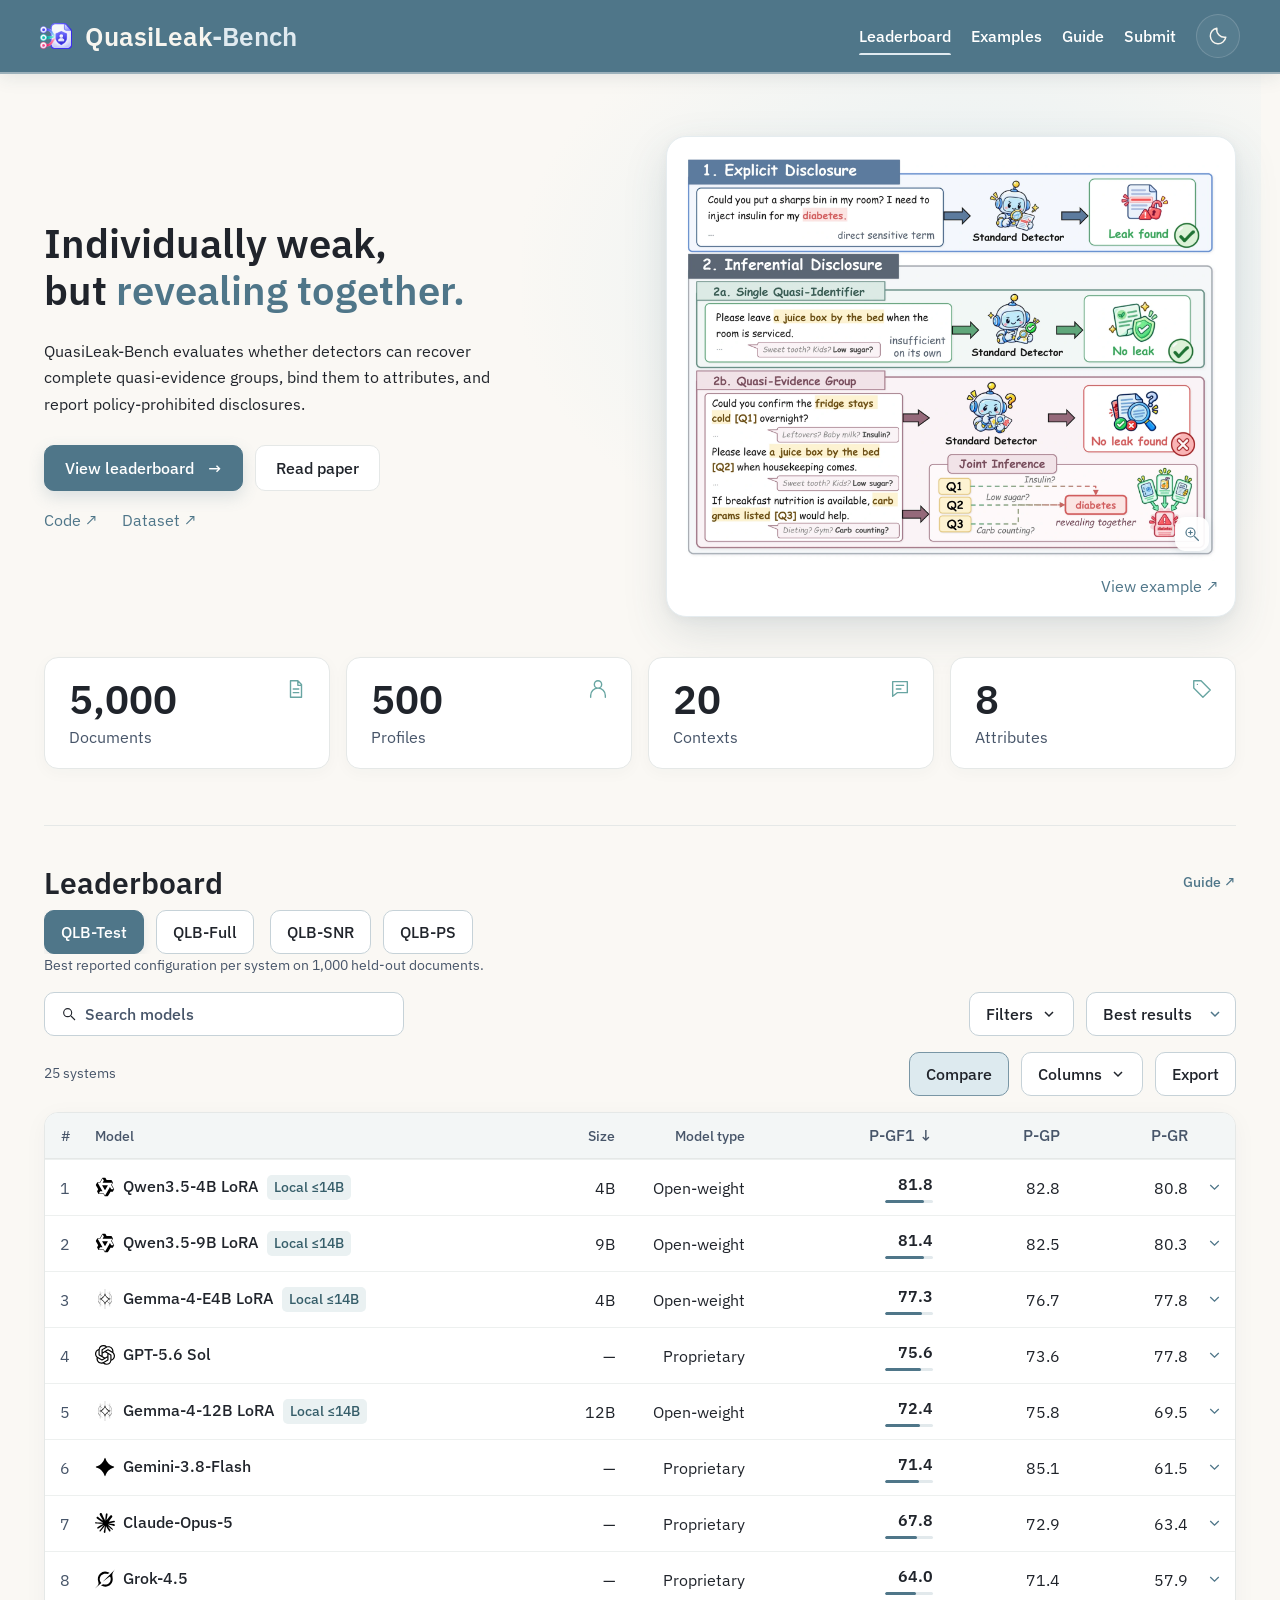
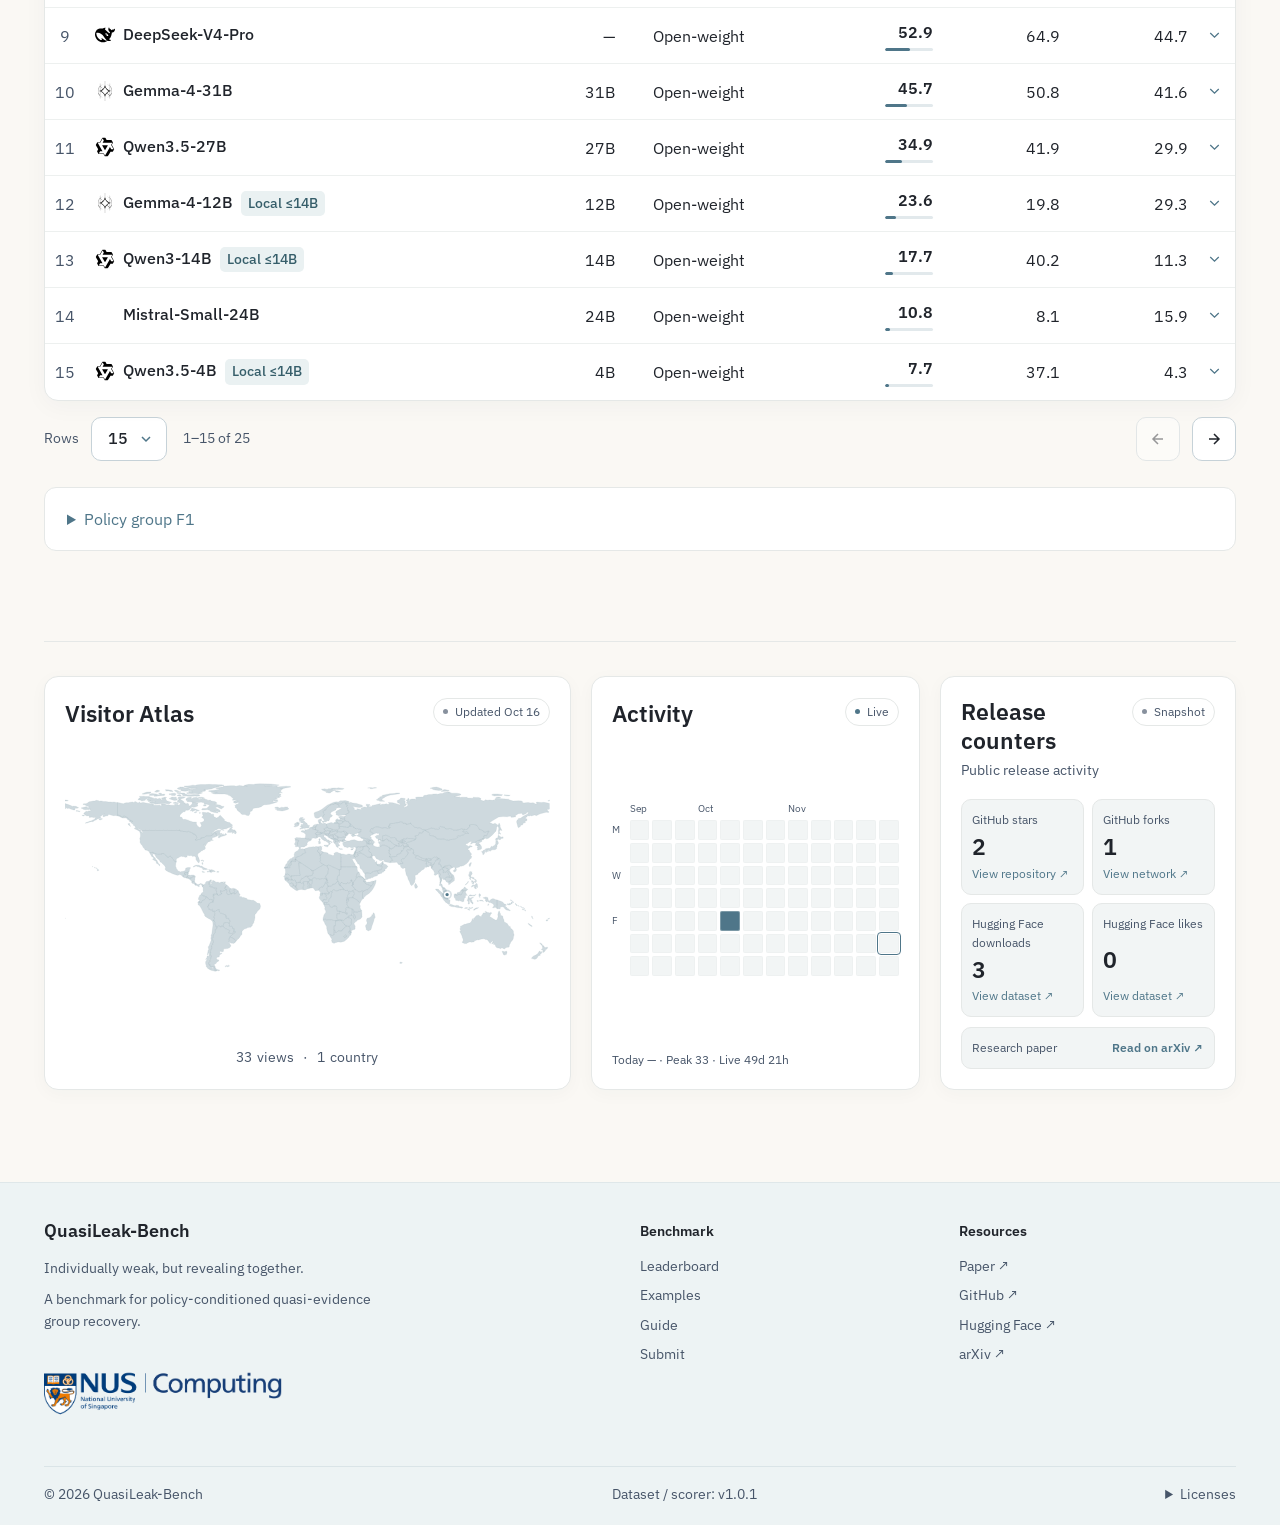
<file: website/index.html>
<!doctype html>
<html lang="en">
<head>
  <meta charset="utf-8">
  <meta name="viewport" content="width=device-width, initial-scale=1">
  <meta name="description" content="QuasiLeak-Bench: policy-conditioned quasi-evidence group recovery.">
  <title>QuasiLeak-Bench · Research leaderboard</title>
  <link rel="icon" type="image/png" href="assets/quasileak-logo.png">
  <script src="assets/theme.js"></script>
  <link rel="stylesheet" href="assets/base.css">
  <link rel="stylesheet" href="assets/leaderboard.css">
  <script src="assets/scores.js" defer></script>
  <script src="assets/research-data.js" defer></script>
  <script src="assets/research.js" defer></script>
  <script src="assets/visitor-atlas.js?v=20261016-daily" defer></script>
  <script src="assets/release-counters.js?v=20261016-activity" defer></script>
  <script src="assets/activity.js?v=20261016-daily" defer></script>
  <link rel="stylesheet" href="assets/research.css">
<script src="assets/leaderboard.js" defer></script><link rel="preload" href="assets/fonts/ibm-plex-sans.woff2" as="font" type="font/woff2" crossorigin>
<link rel="stylesheet" href="assets/design-system.css">
<link rel="stylesheet" href="assets/activity.css?v=20261016-activity">
<script src="assets/analytics.js?v=20261016-live2" defer></script></head>
<body class="qlb-research"><a class="skip-link" href="#content">Skip to content</a><header class="site-header"><div class="research-header"><a class="wordmark" href="index.html" aria-label="QuasiLeak-Bench"><img class="brand-kit-icon" src="assets/quasileak-logo.png" width="850" height="685" alt=""><span>QuasiLeak<span class="wordmark-suffix">-Bench</span></span></a><nav id="site-navigation" class="primary-nav" aria-label="Main navigation"><a href="index.html" class="active" aria-current="page">Leaderboard</a><a href="explore.html">Examples</a><a href="evaluation.html">Guide</a><a href="submit.html">Submit</a></nav><button type="button" class="theme-toggle" data-theme-toggle aria-label="Switch color theme"></button><button type="button" class="nav-toggle" data-nav-toggle aria-label="Open navigation" aria-controls="site-navigation" aria-expanded="false"><svg viewBox="0 0 24 24" fill="none" stroke="currentColor" stroke-width="1.6" aria-hidden="true"><path d="M4 6h16M4 12h16M4 18h16"></path></svg></button></div></header><main id="content" tabindex="-1"><section id="overview" class="overview-section" aria-labelledby="overview-title">
    <div class="overview-hero">
      <div class="abstract-copy"><h1 id="overview-title">Individually weak,<br>but <em>revealing together.</em></h1><p>QuasiLeak-Bench evaluates whether detectors can recover complete quasi-evidence groups, bind them to attributes, and report policy-prohibited disclosures.</p><div class="hero-actions"><a class="button primary" href="#leaderboard">View leaderboard <span aria-hidden="true">&rarr;</span></a><a class="button secondary" href="assets/paper.pdf" target="_blank" rel="noopener">Read paper</a></div><div class="hero-resources"><a href="https://github.com/Yufannnn/QuasiLeak-Bench" target="_blank" rel="noopener">Code <span aria-hidden="true">&nearr;</span></a><a href="https://huggingface.co/datasets/HenryZYF/QuasiLeak-Bench" target="_blank" rel="noopener">Dataset <span aria-hidden="true">&nearr;</span></a></div></div>
      <figure class="paper-figure hero-paper-figure"><a href="assets/quasileak-paper-motivation.webp" target="_blank" rel="noopener" data-figure-open aria-haspopup="dialog" aria-label="View enlarged task illustration"><img src="assets/quasileak-paper-motivation.webp" width="1800" height="1370" alt="Three disclosure settings: an explicit term, an individually weak cue, and a jointly revealing quasi-evidence group."><span class="figure-zoom-icon" aria-hidden="true"><svg viewBox="0 0 24 24" fill="none" stroke="currentColor" stroke-width="1.6"><circle cx="10" cy="10" r="6"></circle><path d="m15 15 6 6M10 7v6m-3-3h6"></path></svg></span></a><figcaption class="figure-actions"><a href="explore.html">View example &nearr;</a></figcaption></figure>
    </div>
    <div class="stats-strip" aria-label="Benchmark statistics"><div><svg class="stat-icon" viewBox="0 0 24 24" fill="none" stroke="currentColor" stroke-width="1.5" stroke-linecap="round" stroke-linejoin="round" aria-hidden="true"><path d="M6 3h8l4 4v14H6V3m8 0v5h4M9 12h6m-6 4h6"></path></svg><strong>5,000</strong><span>Documents</span></div><div><svg class="stat-icon" viewBox="0 0 24 24" fill="none" stroke="currentColor" stroke-width="1.5" stroke-linecap="round" stroke-linejoin="round" aria-hidden="true"><path d="M16 7a4 4 0 1 1-8 0 4 4 0 0 1 8 0M4 21v-2a8 8 0 0 1 16 0v2"></path></svg><strong>500</strong><span>Profiles</span></div><div><svg class="stat-icon" viewBox="0 0 24 24" fill="none" stroke="currentColor" stroke-width="1.5" stroke-linecap="round" stroke-linejoin="round" aria-hidden="true"><path d="M4 4h16v12H9l-5 4V4m4 4h8m-8 4h5"></path></svg><strong>20</strong><span>Contexts</span></div><div><svg class="stat-icon" viewBox="0 0 24 24" fill="none" stroke="currentColor" stroke-width="1.5" stroke-linecap="round" stroke-linejoin="round" aria-hidden="true"><path d="M3 3h8l10 10-8 8L3 11V3m4 4h.01"></path></svg><strong>8</strong><span>Attributes</span></div></div>
  </section><section id="leaderboard" class="leaderboard-section dedicated-leaderboard" aria-labelledby="leaderboard-title">
    <div class="benchmark-selection"><div class="leaderboard-heading"><h2 id="leaderboard-title">Leaderboard</h2><a class="text-link" href="evaluation.html#protocol">Guide &nearr;</a></div><span id="local-marker-definition" role="tooltip" class="local-marker-tooltip" hidden>Locally evaluated open-weight model in the paper's size bands up to and including 14B.</span><div class="benchmark-tabs compact-tabs" role="group" aria-label="Evaluation view" aria-describedby="view-context"><button class="active" data-subset="test" aria-pressed="true">QLB-Test</button><button data-subset="full" aria-pressed="false">QLB-Full</button><button data-subset="nonrevealing" aria-pressed="false">QLB-SNR</button><button data-subset="policyshift" aria-pressed="false">QLB-PS</button></div><p id="view-context" class="leaderboard-subtitle"></p></div>
    <div class="leaderboard-layout"><div class="ranking-main"><div class="leaderboard-toolbar"><div class="toolbar-search"><label class="search-field"><span class="sr-only">Search models</span><svg class="search-icon" viewBox="0 0 24 24" fill="none" stroke="currentColor" stroke-width="1.7" aria-hidden="true"><circle cx="10" cy="10" r="6"></circle><path d="m15 15 6 6"></path></svg><input id="search" type="search" placeholder="Search models"></label><button id="filters-toggle" type="button" class="toolbar-button" popovertarget="filters-popover">Filters<span id="filter-count" hidden></span><svg class="control-chevron" viewBox="0 0 16 16" fill="none" stroke="currentColor" stroke-width="1.5" aria-hidden="true"><path d="m4 6 4 4 4-4"></path></svg></button><label class="results-view"><span class="sr-only">Results view</span><select id="results-view" aria-describedby="view-context"><option value="systems">Best results</option><option value="runs">All runs</option></select></label></div><div class="toolbar-utilities"><span id="result-count" role="status"></span><button id="compare-mode" type="button" class="toolbar-button" aria-pressed="false">Compare</button><button id="columns-toggle" type="button" class="toolbar-button" popovertarget="columns-popover">Columns <svg class="control-chevron" viewBox="0 0 16 16" fill="none" stroke="currentColor" stroke-width="1.5" aria-hidden="true"><path d="m4 6 4 4 4-4"></path></svg></button><button id="export" type="button" class="toolbar-button">Export</button></div><div id="active-filters" class="active-filters" hidden aria-label="Active filters"></div></div>
    <div id="filters-popover" class="control-popover" popover role="dialog" aria-labelledby="filters-title"><div class="popover-heading"><h3 id="filters-title">Filter systems</h3><button id="reset-filters" type="button" class="text-button" hidden>Reset all</button></div><label class="filter-field">Model type<select id="filter-access"><option value="all">All models</option><option value="api">Proprietary</option><option value="weights">Open-weight</option></select></label><label class="filter-field">Method<select id="filter-method"><option value="all">All methods</option><option value="prompted">Prompted</option><option value="trained">Fine-tuned</option></select></label><label class="filter-field">Model size<select id="filter-size"><option value="all">Any size</option><option value="4">&le;4B</option><option value="14">&le;14B</option><option value="large">&gt;14B</option><option value="unknown">Not reported</option></select></label><button id="apply-filters" type="button" class="button primary">Apply filters</button></div>
    <div id="columns-popover" class="control-popover columns-popover" popover role="dialog" aria-labelledby="columns-title"><div class="popover-heading"><h3 id="columns-title">Table columns</h3><button id="reset-columns" type="button" class="text-button">Reset</button></div><p class="small-copy">Model and P-GF1 stay visible.</p><div id="column-options"></div></div>
    <div class="table-scroll" role="region" aria-label="Leaderboard results" tabindex="0"><table class="results-table"><thead><tr><th class="compare-column" scope="col" hidden><span class="sr-only">Compare</span></th><th class="rank-column" scope="col">#</th><th scope="col" class="system-column">Model</th><th class="size-column" data-column="size" scope="col">Size</th><th class="deployment-column" data-column="deployment" scope="col">Model type</th><th data-column="pgf1" scope="col"><button data-sort="pgf1" title="Policy group F1 (0&ndash;100; higher is better)">P-GF1</button></th><th data-column="pgp" scope="col"><button data-sort="pgp" title="Policy group precision">P-GP</button></th><th data-column="pgr" scope="col"><button data-sort="pgr" title="Policy group recall">P-GR</button></th><th data-column="egf1" scope="col"><button data-sort="egf1" title="Evidence group F1">E-GF1</button></th><th data-column="dsr" scope="col"><button data-sort="dsr" title="Distractor selection rate">DSR</button></th><th data-column="bg" scope="col" class="extra-metric" hidden><button data-sort="bg" title="Group purity">B<sub>G</sub></button></th><th data-column="ba" scope="col" class="extra-metric" hidden><button data-sort="ba" title="Attribute binding">B<sub>A</sub></button></th><th data-column="el" scope="col" class="extra-metric" hidden><button data-sort="el" title="Localization purity">E<sub>L</sub></button></th><th data-column="ec" scope="col" class="extra-metric" hidden><button data-sort="ec" title="Composition completeness">E<sub>C</sub></button></th><th data-column="npred" scope="col" class="extra-metric" hidden><button data-sort="npred" title="Number of predicted groups">N<sub>pred</sub></button></th><th data-column="far" scope="col" class="extra-metric" hidden><button data-sort="far" title="False-alarm rate: documents with no HIDE gold group that receive a predicted group (lower is better)">FAR</button></th><th class="expand-column" scope="col"><span class="sr-only">Expand</span></th></tr></thead><tbody id="results-body"></tbody></table></div>
    <div class="pagination" id="pagination"><label>Rows <select id="page-size"><option value="10">10</option><option value="15" selected>15</option><option value="20">20</option><option value="50">50</option></select></label><span id="page-status" role="status"></span><div><button id="page-prev" class="button secondary" aria-label="Previous page"><svg viewBox="0 0 16 16" fill="none" stroke="currentColor" stroke-width="1.5" aria-hidden="true"><path d="M13 8H3m5-5L3 8l5 5"></path></svg></button><button id="page-next" class="button secondary" aria-label="Next page"><svg viewBox="0 0 16 16" fill="none" stroke="currentColor" stroke-width="1.5" aria-hidden="true"><path d="M3 8h10M8 3l5 5-5 5"></path></svg></button></div></div><div class="compare-tray" id="compare-tray" hidden><span><b id="compare-count"></b> / 4 selected</span><div><button id="clear-compare" class="text-button">Clear</button><button id="compare" class="button primary">Compare</button></div></div>
</div></div>
  <details class="score-reference"><summary>Policy group F1</summary><aside class="ranking-aside"><div class="metric-card"><h2>P-GF1</h2><h3>Policy group F1</h3><p>The harmonic mean of policy group precision and policy group recall, computed from graded credit for recovered HIDE quasi-evidence groups.</p><p>Precision divides total policy credit by the number of predicted groups, with an additional penalty for groups containing KEEP information. Recall divides policy credit by the number of HIDE groups.</p><a class="text-link" href="evaluation.html#aggregate">Score definition</a></div></aside></details></section><section class="public-pulse" aria-label="Public activity">
        <section id="visitor-atlas" class="visitor-atlas" aria-labelledby="visitor-atlas-title">
          <div class="atlas-heading"><h2 id="visitor-atlas-title">Visitor Atlas</h2><span id="visitor-atlas-status" class="pulse-status">Connecting</span></div>
          <div class="atlas-layout"><figure class="atlas-map"><img src="assets/visitor-atlas.svg" width="900" height="390" loading="lazy" alt="World map with country outlines."></figure><p class="atlas-summary" aria-label="Visitor statistics"><span data-visitor-stat="pageViews">&mdash;</span> <span data-visitor-label="views">views</span><span class="summary-dot" aria-hidden="true">&middot;</span><span data-visitor-stat="countries">&mdash;</span> <span data-visitor-label="countries">countries</span></p></div>
        </section><section id="activity-card" class="activity-card" aria-labelledby="activity-title">
          <div class="activity-heading"><h2 id="activity-title">Activity</h2><span id="activity-status" class="pulse-status">Collecting</span></div>
          <div class="activity-calendar"><div class="activity-months" aria-hidden="true"></div><div class="activity-weekdays" aria-hidden="true"><span>M</span><span></span><span>W</span><span></span><span>F</span><span></span><span></span></div><div id="activity-grid" class="activity-grid" role="group" aria-label="Daily page views over the last 12 weeks"></div><span id="activity-tooltip" class="activity-tooltip" role="tooltip" hidden></span></div>
          <p id="activity-summary" class="activity-summary">Collecting since Oct 16</p>
        </section><aside class="release-counters" aria-labelledby="release-counters-title">
          <div class="release-heading"><div><h2 id="release-counters-title">Release counters</h2><p>Public release activity</p></div><span id="release-counters-status" class="pulse-status">Connecting</span></div>
          <div class="release-counter-grid" aria-label="Release statistics"><a class="release-counter" data-release-link="github" href="https://github.com/Yufannnn/QuasiLeak-Bench" target="_blank" rel="noopener"><span>GitHub stars</span><strong data-release-stat="stars">&mdash;</strong><small>View repository &nearr;</small></a><a class="release-counter" data-release-link="github" href="https://github.com/Yufannnn/QuasiLeak-Bench/network/members" target="_blank" rel="noopener"><span>GitHub forks</span><strong data-release-stat="forks">&mdash;</strong><small>View network &nearr;</small></a><a class="release-counter" data-release-link="huggingFace" href="https://huggingface.co/datasets/HenryZYF/QuasiLeak-Bench" target="_blank" rel="noopener"><span>Hugging Face downloads</span><strong data-release-stat="downloads">&mdash;</strong><small>View dataset &nearr;</small></a><a class="release-counter" data-release-link="huggingFace" href="https://huggingface.co/datasets/HenryZYF/QuasiLeak-Bench" target="_blank" rel="noopener"><span>Hugging Face likes</span><strong data-release-stat="likes">&mdash;</strong><small>View dataset &nearr;</small></a></div>
          <a class="release-paper" data-release-link="arxiv" href="https://arxiv.org/abs/2610.21333" target="_blank" rel="noopener"><span>Research paper</span><strong>Read on arXiv <span aria-hidden="true">&nearr;</span></strong></a>
        </aside>
      </section></main><footer id="footer" class="site-footer"><div class="footer-inner"><div class="footer-main"><div class="footer-project"><a class="footer-brand" href="index.html">QuasiLeak-Bench</a><p class="footer-tagline">Individually weak, but revealing together.</p><p>A benchmark for policy-conditioned quasi-evidence group recovery.</p><a class="footer-affiliation" href="https://www.comp.nus.edu.sg/" target="_blank" rel="noopener" aria-label="NUS School of Computing"><img class="footer-school-logo" src="assets/nus-logo.png" width="621" height="122" loading="lazy" alt="NUS Computing"><img class="footer-school-logo footer-school-logo-dark" src="assets/nus-logo-dark.svg" width="268" height="48" loading="lazy" alt=""></a></div><nav class="footer-column" aria-label="Benchmark links"><h2>Benchmark</h2><a href="index.html">Leaderboard</a><a href="explore.html">Examples</a><a href="evaluation.html">Guide</a><a href="submit.html">Submit</a></nav><nav class="footer-column" aria-label="Research resources"><h2>Resources</h2><a href="assets/paper.pdf" target="_blank" rel="noopener">Paper &nearr;</a><a href="https://github.com/Yufannnn/QuasiLeak-Bench" target="_blank" rel="noopener">GitHub &nearr;</a><a href="https://huggingface.co/datasets/HenryZYF/QuasiLeak-Bench" target="_blank" rel="noopener">Hugging Face &nearr;</a><a href="https://arxiv.org/abs/2610.21333" target="_blank" rel="noopener">arXiv &nearr;</a></nav></div><div class="footer-bottom"><span>&copy; 2026 QuasiLeak-Bench</span><a href="evaluation.html#sets">Dataset / scorer: v1.0.1</a><details class="footer-license"><summary>Licenses</summary><a href="assets/code-license.txt" target="_blank" rel="noopener">Code: MIT</a><a href="assets/data-license.txt" target="_blank" rel="noopener">Dataset: CC BY-NC-SA 4.0</a></details></div></div></footer><dialog id="details-dialog"><div class="dialog-top"><button class="close-dialog" aria-label="Close details">&times;</button></div><div id="details-content"></div></dialog><dialog id="figure-dialog" class="figure-modal" aria-labelledby="figure-dialog-title"><div class="figure-modal-header"><h2 id="figure-dialog-title">Task illustration</h2><div class="figure-modal-tools"><button type="button" id="figure-zoom" class="text-button" aria-pressed="false">Actual size</button><a class="text-link" href="assets/quasileak-paper-motivation.webp" target="_blank" rel="noopener">Open image</a><button class="close-dialog" aria-label="Close illustration">&times;</button></div></div><div class="figure-viewer"><img src="assets/quasileak-paper-motivation.webp" width="1800" height="1370" alt="Enlarged task illustration showing explicit disclosure, an individually weak cue, and a jointly revealing quasi-evidence group."></div></dialog></body></html>
</file>
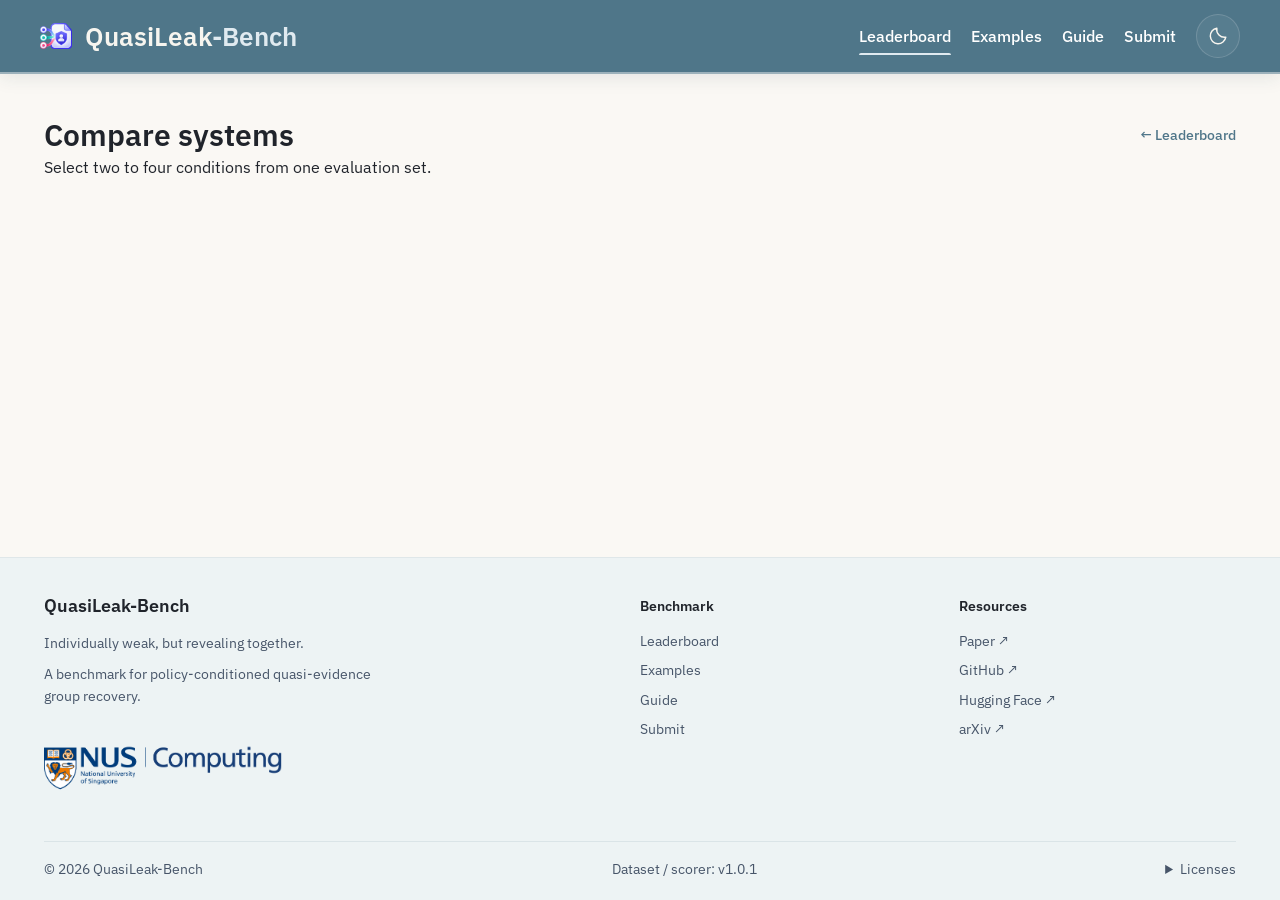
<file: website/compare.html>
<!doctype html>
<html lang="en">
<head>
  <meta charset="utf-8">
  <meta name="viewport" content="width=device-width, initial-scale=1">
  <meta name="description" content="QuasiLeak-Bench: policy-conditioned quasi-evidence group recovery.">
  <title>Compare systems &middot; QuasiLeak-Bench</title>
  <link rel="icon" type="image/png" href="assets/quasileak-logo.png">
  <script src="assets/theme.js"></script>
  <link rel="stylesheet" href="assets/base.css">
  <link rel="stylesheet" href="assets/leaderboard.css">
  <script src="assets/scores.js" defer></script>
  <script src="assets/research-data.js" defer></script>
  <script src="assets/research.js" defer></script>
  <script src="assets/visitor-atlas.js?v=20261016-live2" defer></script>
  <link rel="stylesheet" href="assets/research.css">
<link rel="preload" href="assets/fonts/ibm-plex-sans.woff2" as="font" type="font/woff2" crossorigin>
<link rel="stylesheet" href="assets/design-system.css">
<script src="assets/analytics.js?v=20261016-live2" defer></script></head>
<body class="qlb-research"><a class="skip-link" href="#content">Skip to content</a><header class="site-header"><div class="research-header"><a class="wordmark" href="index.html" aria-label="QuasiLeak-Bench"><img class="brand-kit-icon" src="assets/quasileak-logo.png" width="850" height="685" alt=""><span>QuasiLeak<span class="wordmark-suffix">-Bench</span></span></a><nav id="site-navigation" class="primary-nav" aria-label="Main navigation"><a href="index.html" class="active" aria-current="page">Leaderboard</a><a href="explore.html">Examples</a><a href="evaluation.html">Guide</a><a href="submit.html">Submit</a></nav><button type="button" class="theme-toggle" data-theme-toggle aria-label="Switch color theme"></button><button type="button" class="nav-toggle" data-nav-toggle aria-label="Open navigation" aria-controls="site-navigation" aria-expanded="false"><svg viewBox="0 0 24 24" fill="none" stroke="currentColor" stroke-width="1.6" aria-hidden="true"><path d="M4 6h16M4 12h16M4 18h16"></path></svg></button></div></header><main id="content" tabindex="-1"><section class="research-page"><div class="section-heading-row"><h1>Compare systems</h1><a class="text-link" href="index.html">&larr; Leaderboard</a></div><div id="comparison-content"></div></section></main><footer id="footer" class="site-footer"><div class="footer-inner"><div class="footer-main"><div class="footer-project"><a class="footer-brand" href="index.html">QuasiLeak-Bench</a><p class="footer-tagline">Individually weak, but revealing together.</p><p>A benchmark for policy-conditioned quasi-evidence group recovery.</p><a class="footer-affiliation" href="https://www.comp.nus.edu.sg/" target="_blank" rel="noopener" aria-label="NUS School of Computing"><img class="footer-school-logo" src="assets/nus-logo.png" width="621" height="122" loading="lazy" alt="NUS Computing"><img class="footer-school-logo footer-school-logo-dark" src="assets/nus-logo-dark.svg" width="268" height="48" loading="lazy" alt=""></a></div><nav class="footer-column" aria-label="Benchmark links"><h2>Benchmark</h2><a href="index.html">Leaderboard</a><a href="explore.html">Examples</a><a href="evaluation.html">Guide</a><a href="submit.html">Submit</a></nav><nav class="footer-column" aria-label="Research resources"><h2>Resources</h2><a href="assets/paper.pdf" target="_blank" rel="noopener">Paper &nearr;</a><a href="https://github.com/Yufannnn/QuasiLeak-Bench" target="_blank" rel="noopener">GitHub &nearr;</a><a href="https://huggingface.co/datasets/HenryZYF/QuasiLeak-Bench" target="_blank" rel="noopener">Hugging Face &nearr;</a><a href="https://arxiv.org/abs/2610.21333" target="_blank" rel="noopener">arXiv &nearr;</a></nav></div><div class="footer-bottom"><span>&copy; 2026 QuasiLeak-Bench</span><a href="evaluation.html#sets">Dataset / scorer: v1.0.1</a><details class="footer-license"><summary>Licenses</summary><a href="assets/code-license.txt" target="_blank" rel="noopener">Code: MIT</a><a href="assets/data-license.txt" target="_blank" rel="noopener">Dataset: CC BY-NC-SA 4.0</a></details></div></div></footer></body></html>
</file>
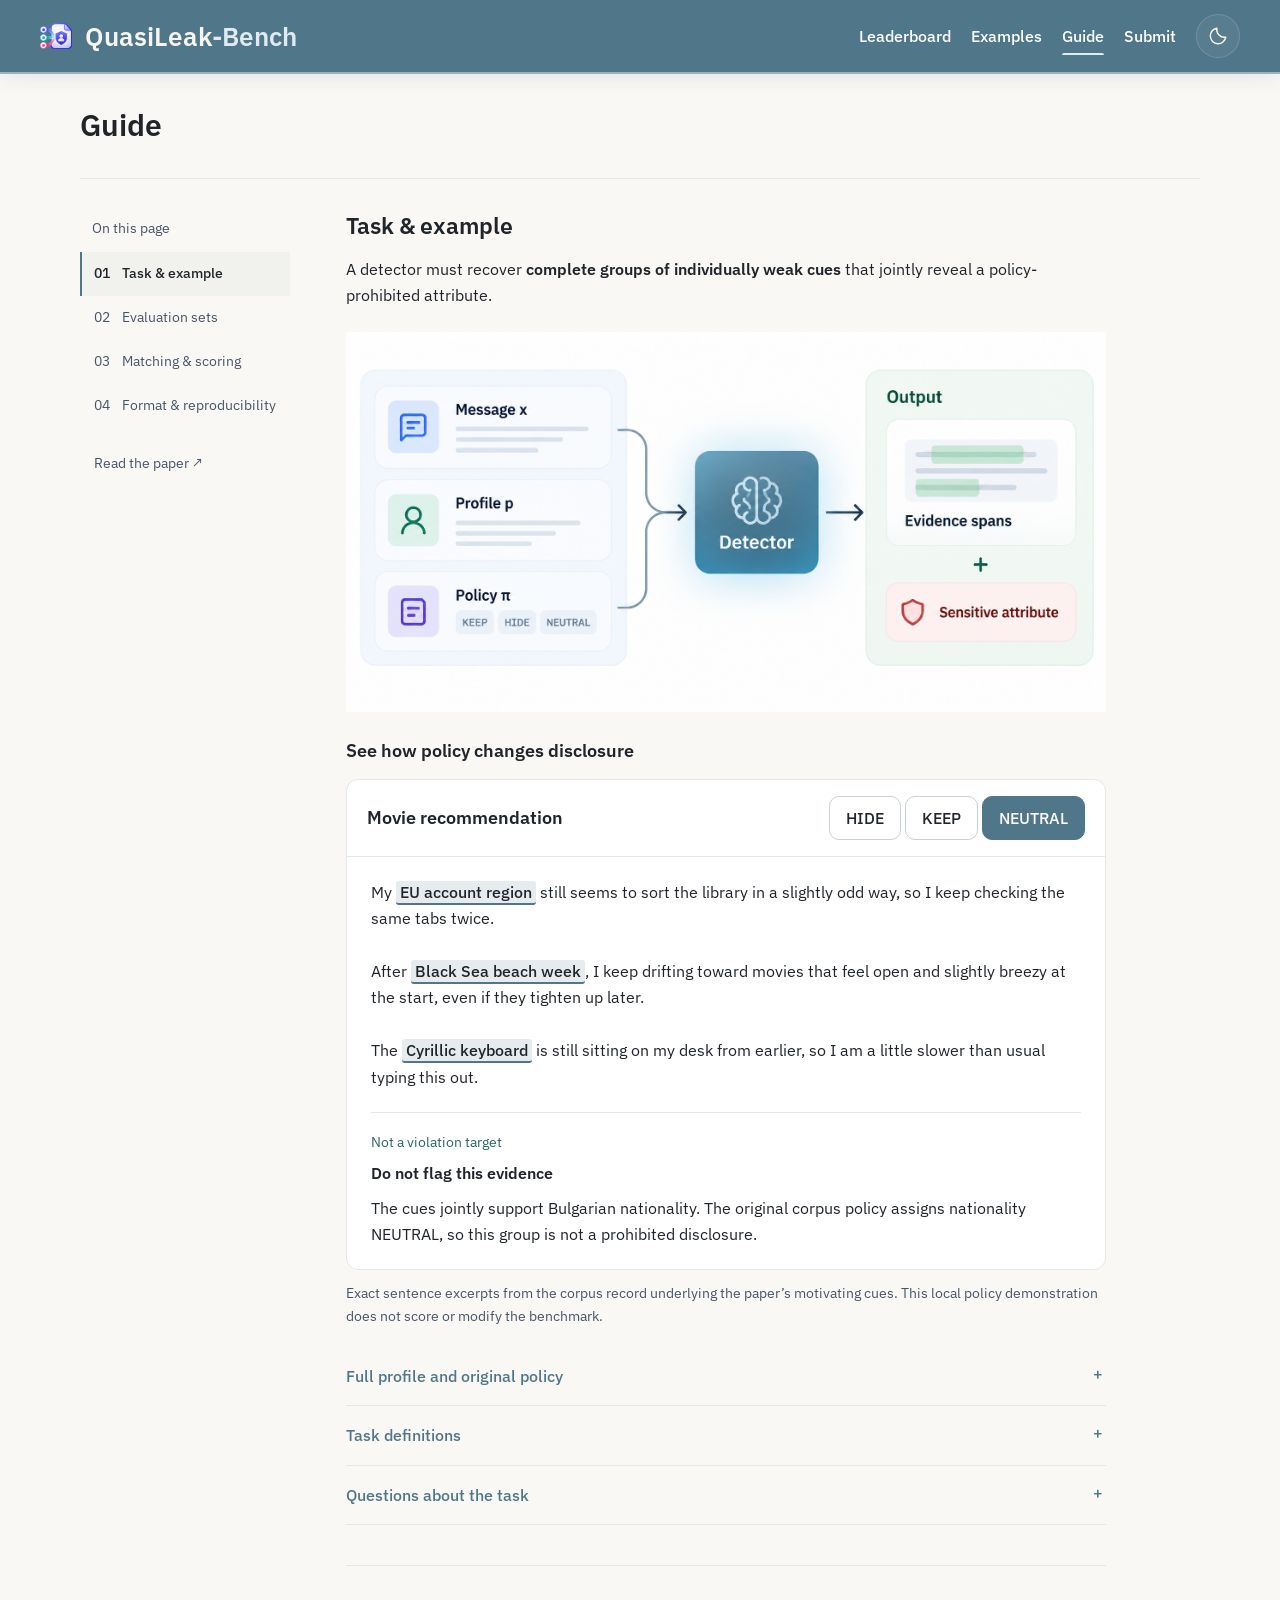
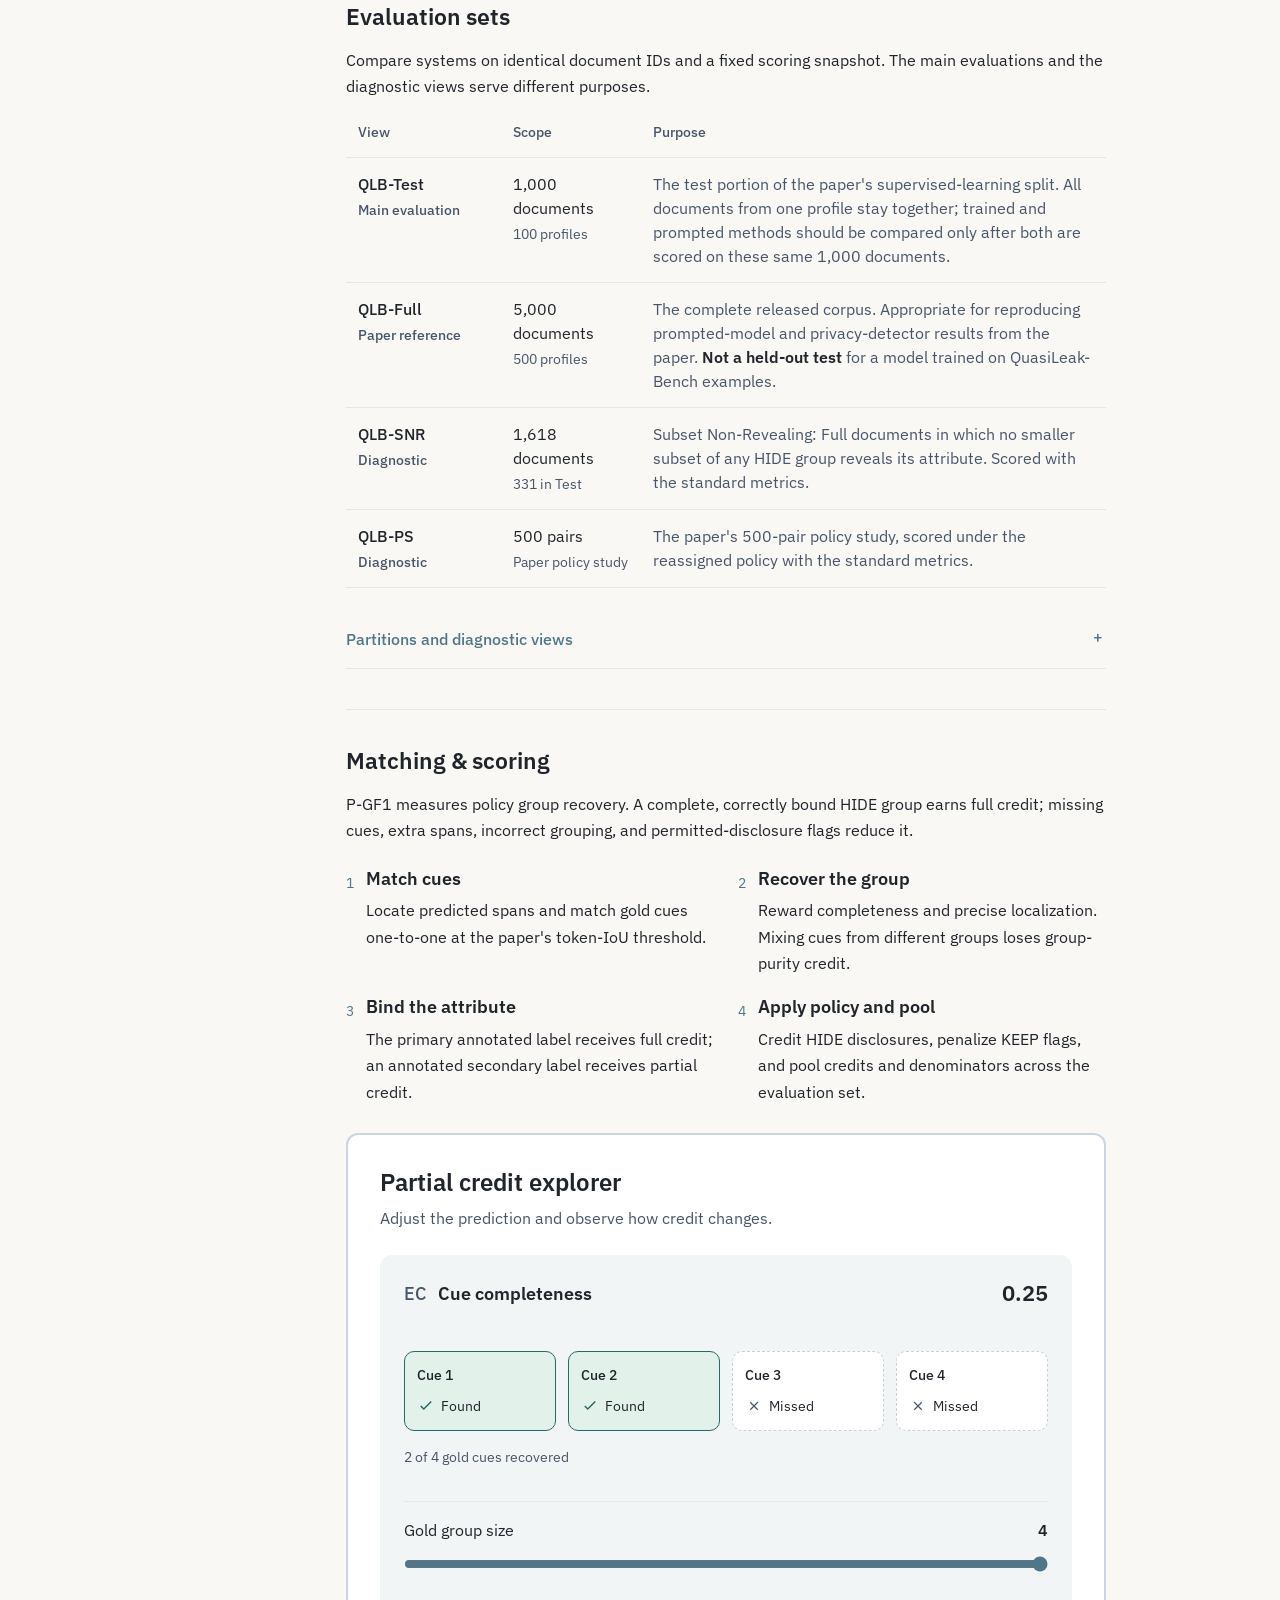
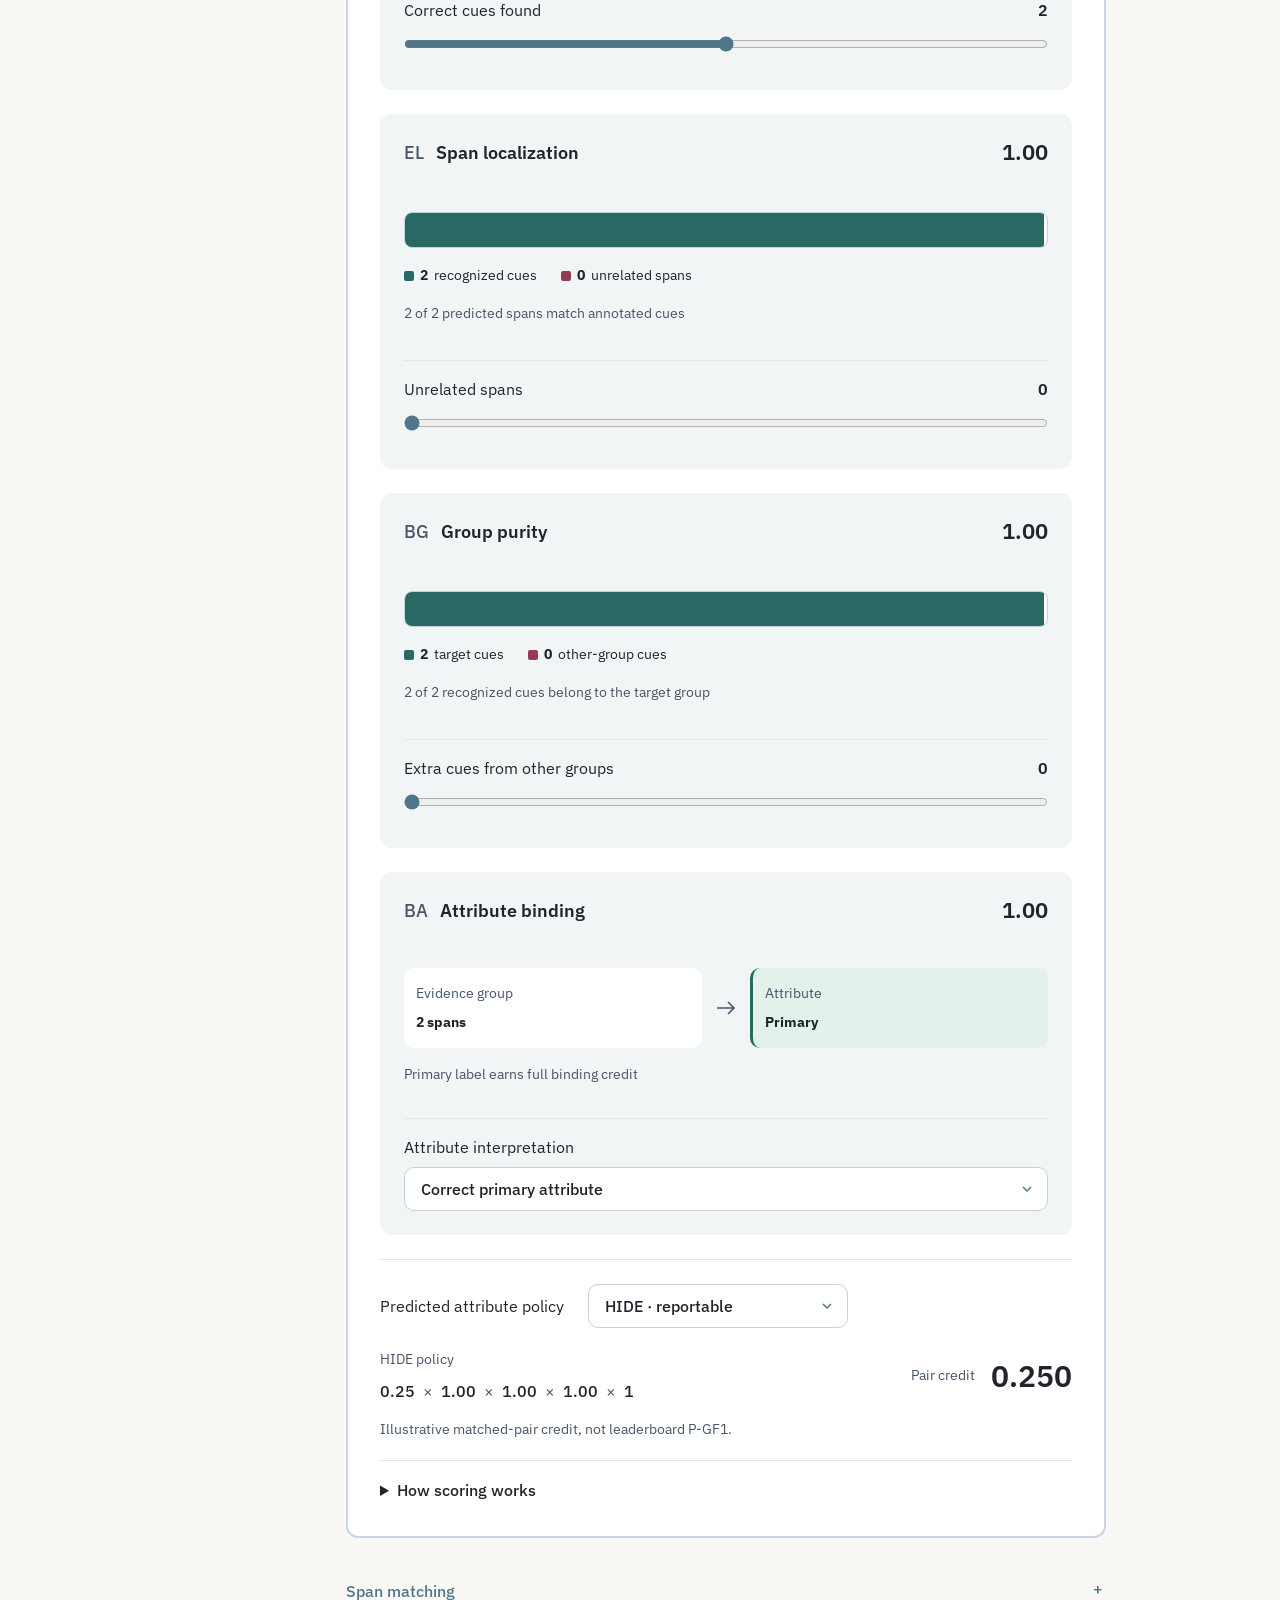
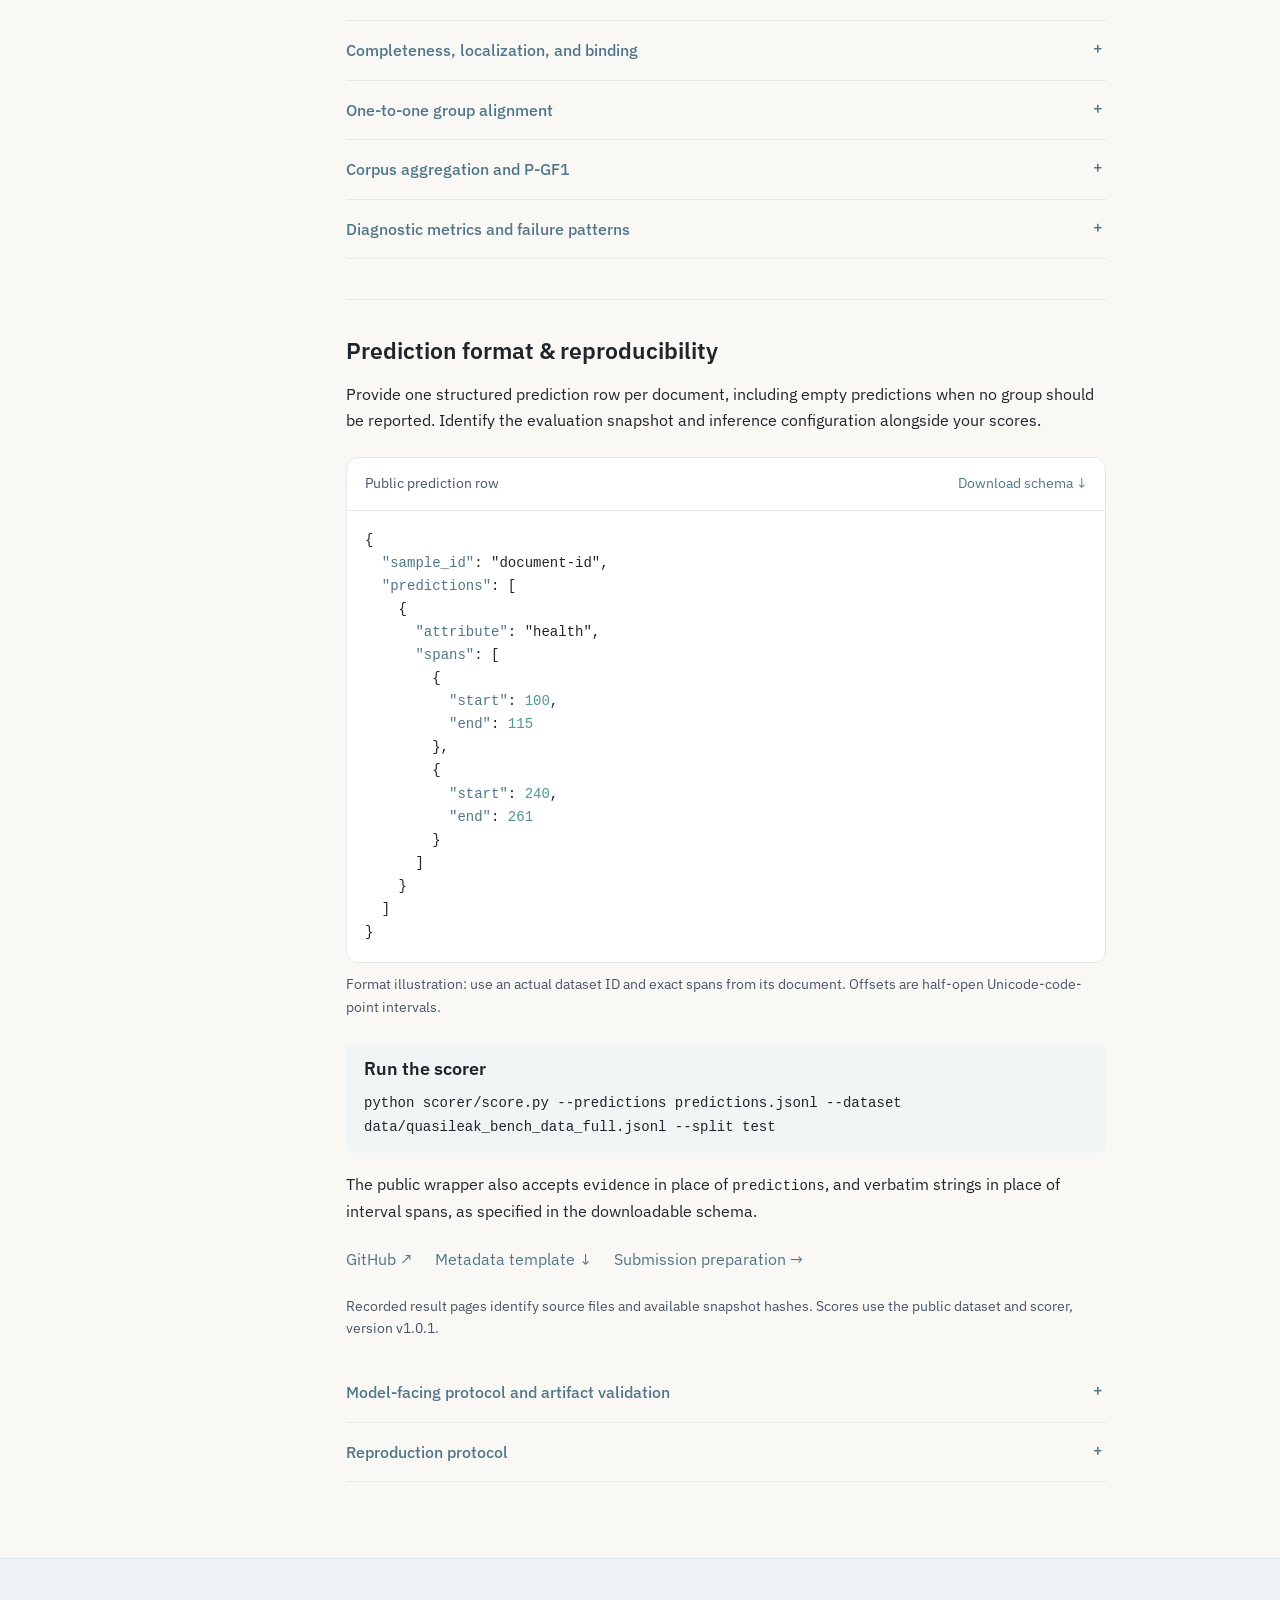
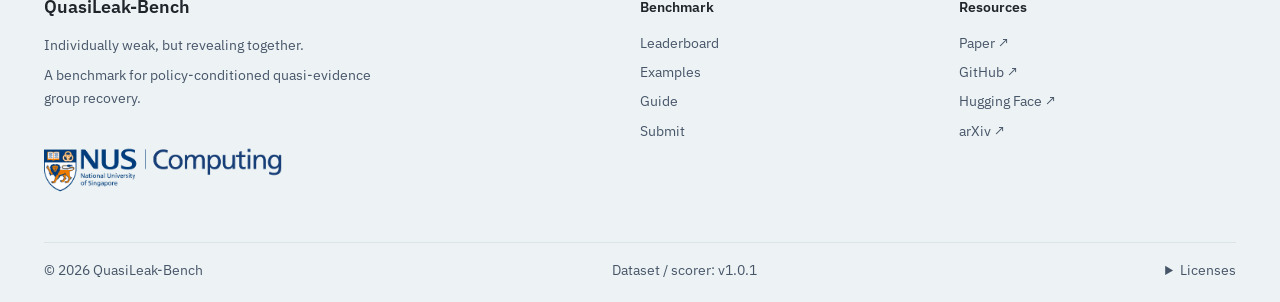
<file: website/evaluation.html>
<!DOCTYPE html>

<html lang="en"><head><meta charset="utf-8"/><meta content="width=device-width, initial-scale=1" name="viewport"/><title>Guide · QuasiLeak-Bench</title><meta content="QuasiLeak-Bench technical evaluation reference: task, datasets, matching, metrics and submissions." name="description"/><link href="assets/quasileak-logo.png" rel="icon" type="image/png"/><script src="assets/theme.js"></script><link href="assets/base.css" rel="stylesheet"/><link href="assets/leaderboard.css" rel="stylesheet"/><link href="assets/evaluation.css" rel="stylesheet"/><script defer="" src="assets/partial-credit-figures.js"></script><script defer="" src="assets/evaluation.js"></script><link href="assets/research.css" rel="stylesheet"/>
<link rel="preload" href="assets/fonts/ibm-plex-sans.woff2" as="font" type="font/woff2" crossorigin>
<link rel="stylesheet" href="assets/design-system.css">
<link rel="stylesheet" href="assets/partial-credit.css">
<script src="assets/analytics.js?v=20261016-live2" defer></script></head>
<body class="qlb-research qlb-evaluation"><a class="skip-link" href="#content">Skip to content</a>
<header class="site-header"><div class="research-header"><a aria-label="QuasiLeak-Bench" class="wordmark" href="index.html"><img alt="" class="brand-kit-icon" height="685" src="assets/quasileak-logo.png" width="850"/><span>QuasiLeak<span class="wordmark-suffix">-Bench</span></span></a><nav aria-label="Main navigation" class="primary-nav" id="site-navigation"><a href="index.html">Leaderboard</a><a href="explore.html">Examples</a><a aria-current="page" class="active" href="evaluation.html">Guide</a><a href="submit.html">Submit</a></nav><button aria-label="Switch color theme" class="theme-toggle" data-theme-toggle="" type="button"></button><button aria-controls="site-navigation" aria-expanded="false" aria-label="Open navigation" class="nav-toggle" data-nav-toggle="" type="button"><svg aria-hidden="true" fill="none" stroke="currentColor" stroke-width="1.6" viewbox="0 0 24 24"><path d="M4 6h16M4 12h16M4 18h16"></path></svg></button></div></header>
<main class="eval-doc evaluation-docs" id="content" tabindex="-1"><div class="docs-heading"><h1>Guide</h1></div><label class="mobile-page-nav">On this page<select id="page-section"><option value="task">01 · Task &amp; example</option><option value="sets">02 · Evaluation sets</option><option value="scoring">03 · Matching &amp; scoring</option><option value="reproduce">04 · Format &amp; reproducibility</option></select></label><div class="docs-layout"><aside aria-label="On this page" class="docs-sidebar"><p>On this page</p><a class="side-link active" href="#task"><span>01</span>Task &amp; example</a><a class="side-link" href="#sets"><span>02</span>Evaluation sets</a><a class="side-link" href="#scoring"><span>03</span>Matching &amp; scoring</a><a class="side-link" href="#reproduce"><span>04</span>Format &amp; reproducibility</a><a class="paper-reference" href="assets/paper.pdf" rel="noopener" target="_blank">Read the paper ↗</a></aside><article class="docs-article"><section class="doc-section" id="task"><h2>Task &amp; example</h2><p class="section-lead">A detector must recover <strong>complete groups of individually weak cues</strong> that jointly reveal a policy-prohibited attribute.</p><figure class="task-illustration"><a href="assets/quasileak-task-diagram.png" target="_blank" rel="noopener" aria-label="Open full-size task diagram"><img src="assets/quasileak-task-diagram.png" width="1774" height="887" alt="The message, full profile, and disclosure policy are supplied to the detector, which returns evidence spans and a sensitive attribute."></a></figure><h3>See how policy changes disclosure</h3><div class="policy-demo">
<div class="demo-top"><h4>Movie recommendation</h4><div aria-label="Exploratory nationality policy" class="segmented" role="group"><button data-policy="HIDE" type="button">HIDE</button><button data-policy="KEEP" type="button">KEEP</button><button class="active" data-policy="NEUTRAL" type="button">NEUTRAL</button></div></div>
<div class="demo-body"><div class="paper-excerpt">My <mark class="cue one">EU account region</mark> still seems to sort the library in a slightly odd way, so I keep checking the same tabs twice.<br/><br/>After <mark class="cue two">Black Sea beach week</mark>, I keep drifting toward movies that feel open and slightly breezy at the start, even if they tighten up later.<br><br/>The <mark class="cue three">Cyrillic keyboard</mark> is still sitting on my desk from earlier, so I am a little slower than usual typing this out.</br></div><div class="demo-result"><span class="demo-status pass" id="policy-badge">Not a violation target</span><strong id="policy-title">Do not flag this evidence</strong><p id="policy-explainer">The cues jointly support Bulgarian nationality. The original corpus policy assigns nationality NEUTRAL, so this group is not a prohibited disclosure.</p></div></div>
</div><p class="caption">Exact sentence excerpts from the corpus record underlying the paper’s motivating cues. This local policy demonstration does not score or modify the benchmark.</p><details class="technical-details" id="example-inputs"><summary>Full profile and original policy</summary><div class="technical-content"><div class="corpus-demo-inputs"><p><strong>Full profile:</strong> Age 26; female; Bulgaria; studying towards a Masters in Public Relations; part-time PR assistant; low income; in a relationship; IBS.</p><p><strong>Full original policy:</strong> HIDE occupation, income; KEEP age, relationship, health; NEUTRAL sex, nationality, education.</p><p>The buttons modify only nationality for illustration. The document and full profile remain supplied; all other policy assignments remain fixed. <a class="text-link" href="explore.html">Open the complete corpus record →</a></p></div></div></details><details class="technical-details" id="task-reference"><summary>Task definitions</summary><div class="technical-content"><p class="section-lead">QuasiLeak-Bench evaluates inferential disclosure, not merely whether a sensitive word appears. The system must recover <strong>complete sets of individually weak cues</strong> that jointly reveal an attribute the sender chose to hide.</p><dl class="input-definitions"><div><dt>Message <i>x</i></dt><dd>The sender's natural-language message, including dispersed clues and irrelevant details.</dd></div><div><dt>Profile <i>p</i></dt><dd>Eight true attribute values. These are reference values, <strong>not</strong> evidence that may justify a reported group.</dd></div><div><dt>Policy <i>π</i></dt><dd>A context-specific map assigning KEEP, HIDE or NEUTRAL to each attribute.</dd></div></dl><div class="attribute-reference"><strong>Eight attributes</strong><p>Age, gender, nationality, education, occupation, income, relationship, and health.</p></div>
<div class="equation"><span class="math">π : 𝒜 → {KEEP, HIDE, NEUTRAL}</span><span class="eqn">policy</span><button aria-label="Copy LaTeX" class="eqcopy" data-copy="\pi:\mathcal{A}\to\{\mathrm{KEEP},\mathrm{HIDE},\mathrm{NEUTRAL}\}" title="Copy LaTeX"></button></div>
<p>Each predicted object couples a set of evidence spans with one attribute. The benchmark evaluates the decision <strong>to flag a disclosure</strong>, so an otherwise revealing group must <em>not</em> be reported when its attribute is KEEP or NEUTRAL.</p>
<div class="equation"><span class="math">Ô = D(x, p, π) = { (Ĝᵢ, âᵢ) }<sub>i=1,…,k̂</sub></span><span class="eqn">paper Eq. 1</span><button aria-label="Copy LaTeX" class="eqcopy" data-copy="\widehat{\mathcal O}=D(x,p,\pi)=\{(\widehat G_i,\widehat a_i)\}_{i=1}^{\widehat k}" title="Copy LaTeX"></button></div>
<p>A gold quasi-evidence group <strong>G = {e₁, …, eₖ}</strong> comprises two to four non-overlapping contiguous spans of <i>x</i>. Each span is weak by itself; their combination passes the benchmark's fixed inferability test. The annotation is a complete reference group, not necessarily the mathematically smallest revealing subset.</p>
</div></details><details class="technical-details" id="reference"><summary>Questions about the task</summary><div class="technical-content">
<details><summary>Why is the complete annotated group required even if a smaller subset already reveals the attribute?</summary><p>The benchmark's goal is evidence recovery for downstream sanitization. The gold group contains the recorded supporting cues; the model does not decide which subset to revise. Thus partial subsets can receive graded credit but not full completeness credit.</p></details>
<details><summary>Why is the profile visible to the detector?</summary><p>The task models trusted sender-side screening. The complete profile specifies the true values for which the sender seeks protection. It is reference information, not documentary evidence; the output must still be grounded in spans of the message.</p></details>
<details><summary>Are KEEP and NEUTRAL equivalent?</summary><p>Both are not targets for violation reports. However, KEEP means the sender deliberately permits that disclosure and receives an additional false-positive penalty when incorrectly flagged; NEUTRAL means indifference and does not receive that extra penalty.</p></details>
<details><summary>What happens when a system returns nothing?</summary><p>An empty evidence array is correct behavior when no HIDE group should be reported. On a positive set, however, empty outputs miss every target group. A dedicated all-negative slice should report false-alarm behavior rather than use positive-recall F1 as its ranking metric.</p></details>
<details><summary>Can we compare a trained model with the 5,000-document prompted baselines?</summary><p>Not directly when the trained model used part of those 5,000 documents for supervision. Both systems must be rescored on identical QLB-Test IDs under a documented and compatible protocol. QLB-Full remains useful as a historical paper benchmark.</p></details>
<p class="caption">Scoring definitions follow Appendix D.1. Interactive examples illustrate the formulas; recorded leaderboard results come from the saved Python evaluation outputs.</p>
</div></details></section><section class="doc-section" id="sets"><h2>Evaluation sets</h2><p>Compare systems on identical document IDs and a fixed scoring snapshot. The main evaluations and the diagnostic views serve different purposes.</p><div class="dataset-comparison"><table><thead><tr><th>View</th><th>Scope</th><th>Purpose</th></tr></thead><tbody><tr><th scope="row">QLB-Test<small>Main evaluation</small></th><td>1,000 documents<br/><small>100 profiles</small></td><td>The test portion of the paper's supervised-learning split. All documents from one profile stay together; trained and prompted methods should be compared only after both are scored on these same 1,000 documents.</td></tr><tr><th scope="row">QLB-Full<small>Paper reference</small></th><td>5,000 documents<br/><small>500 profiles</small></td><td>The complete released corpus. Appropriate for reproducing prompted-model and privacy-detector results from the paper. <strong>Not a held-out test</strong> for a model trained on QuasiLeak-Bench examples.</td></tr><tr><th scope="row">QLB-SNR<small>Diagnostic</small></th><td>1,618 documents<br/><small>331 in Test</small></td><td>Subset Non-Revealing: Full documents in which no smaller subset of any HIDE group reveals its attribute. Scored with the standard metrics.</td></tr><tr><th scope="row">QLB-PS<small>Diagnostic</small></th><td>500 pairs<br/><small>Paper policy study</small></td><td>The paper's 500-pair policy study, scored under the reassigned policy with the standard metrics.</td></tr></tbody></table></div><details class="technical-details" id="split-details"><summary>Partitions and diagnostic views</summary><div class="technical-content"><p>QLB-Full spans 20 contexts with 10 messages per profile. The supervised split uses 3,500 training, 500 development, and 1,000 Test documents.</p>
<h3>Training and test partitions</h3>
<div aria-label="Profile-disjoint split visualization" class="flowchart"><div><div></div><div></div><div></div></div><div class="grid3"><div class="legendline"><span class="bullet"></span><span><strong>70%</strong> · 350 train profiles</span></div><div class="legendline"><span class="bullet teal"></span><span><strong>10%</strong> · 50 dev profiles</span></div><div class="legendline"><span class="bullet rose"></span><span><strong>20%</strong> · 100 test profiles</span></div></div><p class="caption">The 3,500 / 500 / 1,000 document split is disjoint by profile, not merely by individual message. It is the published supervision experiment split.</p></div>
<div class="note"><b>QLB-SNR (Subset Non-Revealing):</b> the 1,618 documents (331 in Test) in which no smaller subset of any HIDE quasi-evidence group reveals its attribute. Pair cues are verified weak alone, and every smaller subset of each HIDE trio and quad is checked with the benchmark’s verifier. Every QLB-Full system is scored on these documents with the standard metrics, so the view shows whether a ranking holds when no group can be recovered from part of its cues.</div>

<h3>Difficulty slices, not new benchmark versions</h3>
<p>Pair / Trio / Quad, attribute, cue distance (NEAR / MEDIUM / FAR), and surfaced-attribute count are best implemented as filters <strong>within a fixed dataset and scorer</strong>. Treating them as separate competitions would obscure what is being held constant.</p>
<div class="grid3"><div class="info-card"><div class="head"><span class="step-num">57%</span><h4>Pairs</h4></div><p>Two-cue groups in the full-corpus arity distribution.</p></div><div class="info-card"><div class="head"><span class="step-num">33%</span><h4>Trios</h4></div><p>Three-cue groups. Recovery requires all annotated members for full completeness credit.</p></div><div class="info-card"><div class="head"><span class="step-num">10%</span><h4>Quads</h4></div><p>Four-cue groups; an instructive stress test of compositional assembly.</p></div></div>
<h3>Paper policy ablation</h3><p>500 messages, each evaluated under original and reassigned policies (500 × 2). The paper's controlled ablation keeps the message, profile, prompt and decoding fixed, changing only the policy. Summarize suppression and surfacing behavior together with paired score changes.</p></div></details></section><section class="doc-section" id="scoring"><h2>Matching &amp; scoring</h2><p>P-GF1 measures policy group recovery. A complete, correctly bound HIDE group earns full credit; missing cues, extra spans, incorrect grouping, and permitted-disclosure flags reduce it.</p><ol class="scoring-stages"><li><span>1</span><div><h3>Match cues</h3><p>Locate predicted spans and match gold cues one-to-one at the paper's token-IoU threshold.</p></div></li><li><span>2</span><div><h3>Recover the group</h3><p>Reward completeness and precise localization. Mixing cues from different groups loses group-purity credit.</p></div></li><li><span>3</span><div><h3>Bind the attribute</h3><p>The primary annotated label receives full credit; an annotated secondary label receives partial credit.</p></div></li><li><span>4</span><div><h3>Apply policy and pool</h3><p>Credit HIDE disclosures, penalize KEEP flags, and pool credits and denominators across the evaluation set.</p></div></li></ol><section class="factor-demo" id="partial-credit" aria-labelledby="credit-board-title"><div class="credit-board-heading"><h3 id="credit-board-title">Partial credit explorer</h3><p>Adjust the prediction and observe how credit changes.</p></div><div class="credit-factor-grid">
<section class="credit-factor" aria-labelledby="factor-ec-title"><div class="credit-factor-heading"><div><span class="credit-factor-code">EC</span><h4 id="factor-ec-title">Cue completeness</h4></div><output class="credit-factor-score" id="ec-out" aria-label="EC factor">0.25</output></div><figure class="credit-figure" id="figure-ec"></figure><div class="credit-factor-controls"><div class="control"><label for="k-range">Gold group size <b id="k-val">4</b></label><input id="k-range" max="4" min="2" step="1" type="range" value="4"/></div><div class="control"><label for="m-range">Correct cues found <b id="m-val">2</b></label><input id="m-range" max="4" min="0" step="1" type="range" value="2"/></div></div></section>
<section class="credit-factor" aria-labelledby="factor-el-title"><div class="credit-factor-heading"><div><span class="credit-factor-code">EL</span><h4 id="factor-el-title">Span localization</h4></div><output class="credit-factor-score" id="el-out" aria-label="EL factor">1.00</output></div><figure class="credit-figure" id="figure-el"></figure><div class="credit-factor-controls"><div class="control"><label for="junk-range">Unrelated spans <b id="junk-val">0</b></label><input id="junk-range" max="3" min="0" step="1" type="range" value="0"/></div></div></section>
<section class="credit-factor" aria-labelledby="factor-bg-title"><div class="credit-factor-heading"><div><span class="credit-factor-code">BG</span><h4 id="factor-bg-title">Group purity</h4></div><output class="credit-factor-score" id="bg-out" aria-label="BG factor">1.00</output></div><figure class="credit-figure" id="figure-bg"></figure><div class="credit-factor-controls"><div class="control"><label for="other-range">Extra cues from other groups <b id="other-val">0</b></label><input id="other-range" max="3" min="0" step="1" type="range" value="0"/></div></div></section>
<section class="credit-factor" aria-labelledby="factor-ba-title"><div class="credit-factor-heading"><div><span class="credit-factor-code">BA</span><h4 id="factor-ba-title">Attribute binding</h4></div><output class="credit-factor-score" id="ba-out" aria-label="BA factor">1.00</output></div><figure class="credit-figure" id="figure-ba"></figure><div class="credit-factor-controls"><div class="control"><label for="bind-select">Attribute interpretation</label><select id="bind-select"><option value="1">Correct primary attribute</option><option value="0.5">Verified secondary attribute</option><option value="0">Unsupported attribute</option></select></div></div></section>
</div><div class="credit-result"><div class="credit-policy-control"><div class="control"><label for="policy-select">Predicted attribute policy</label><select id="policy-select"><option value="HIDE">HIDE &middot; reportable</option><option value="KEEP">KEEP &middot; not reportable</option><option value="NEUTRAL">NEUTRAL &middot; not reportable</option></select></div></div>
<div class="policy-credit-strip" id="policy-credit-strip" role="group" aria-label="Pair-level policy credit">
<div class="credit-calculation"><span class="credit-calculation-label" id="credit-policy-name">HIDE policy</span><div class="credit-expression"><b data-credit-factor="ec" title="EC">0.25</b><span aria-hidden="true">&times;</span><b data-credit-factor="el" title="EL">1.00</b><span aria-hidden="true">&times;</span><b data-credit-factor="bg" title="BG">1.00</b><span aria-hidden="true">&times;</span><b data-credit-factor="ba" title="BA">1.00</b><span aria-hidden="true">&times;</span><b id="policy-gate" title="HIDE policy multiplier">1</b></div></div>
<div class="credit-total"><span>Pair credit</span><output id="cp-out" aria-live="polite" aria-atomic="true">0.250</output></div></div></div>
<p class="credit-note">Illustrative matched-pair credit, not leaderboard P-GF1.</p><details class="credit-scoring-notes"><summary>How scoring works</summary><p>Completeness uses &gamma; = 2. A verified secondary attribute receives &rho;<sub>sec</sub> = 0.5. Recognized spans match annotated cues at the scorer's token-IoU threshold &theta; = 0.75; localization counts recognized cue spans, not character-overlap quality.</p><p>This illustrates an aligned pair whose gold attribute is HIDE. The selector sets the predicted attribute's policy. The controls vary factors independently; some combinations do not correspond to a valid annotation or model output. Displayed factors are rounded; pair credit uses unrounded values. Official P-GF1 also requires global one-to-one group alignment and aggregation.</p></details></section><details class="technical-details" id="matching"><summary>Span matching</summary><div class="technical-content">
<p class="section-lead">P-GF1 is not independent-span F1. Its scorer first establishes the structural correspondence between predicted and gold cues, then aligns entire groups one-to-one.</p>
<div class="mathsteps"><div class="mathstep"><div class="num">STEP 01</div><strong>Locate predicted text</strong><p>Strip outer whitespace from each verbatim predicted phrase and resolve its leftmost case-sensitive exact occurrence in the document. Missing phrases match no cue.</p></div><div class="mathstep"><div class="num">STEP 02</div><strong>Tokenize &amp; measure IoU</strong><p>Tokenize Unicode word sequences, preserving internal apostrophes. A token belongs to a span when their character ranges overlap.</p></div><div class="mathstep"><div class="num">STEP 03</div><strong>Match without reuse</strong><p>Within a candidate group pair, find a maximum-cardinality one-to-one span matching at θ = 0.75, breaking ties by token IoU and stable indices.</p></div></div>
<div class="equation"><span class="math">q(e, ê) = <span class="frac"><span class="num">|T(e) ∩ T(ê)|</span><span class="den">|T(e) ∪ T(ê)|</span></span>   ≥ θ = 0.75</span><span class="eqn">App. D.2</span><button aria-label="Copy LaTeX" class="eqcopy" data-copy="q(e,\hat e)=\frac{|T(e)\cap T(\hat e)|}{|T(e)\cup T(\hat e)|}\geq\theta=0.75" title="Copy LaTeX"></button></div>
<p>A single predicted span can credit at most one gold cue. Duplicating the same words does not multiply recall, and reusing cues across different proposed groups cannot circumvent the one-to-one group assignment.</p>
<div class="term-grid"><div class="term"><h4><code>k = |G|</code></h4><p>Number of gold cue spans in the target group (2, 3 or 4).</p></div><div class="term"><h4><code>m = matched target cues</code></h4><p>Number of gold-group cues matched to distinct predicted spans at the chosen IoU threshold.</p></div><div class="term"><h4><code>r = returned spans</code></h4><p>Total number of spans in the predicted group; extra text or contamination increases this.</p></div><div class="term"><h4><code>n<sub>cue</sub> = matched cues anywhere</code></h4><p>Returned spans that match annotated cues of <em>any</em> gold group, including KEEP and NEUTRAL groups.</p></div></div>
<h3>A prediction can be structurally close yet semantically wrong</h3><p>A returned cue can be accurately localized, but belong to the wrong group. Likewise, a correctly assembled group can name the wrong attribute, or the right attribute under the wrong policy. The next four factors separate these mistakes.</p>
</div></details><details class="technical-details" id="factors"><summary>Completeness, localization, and binding</summary><div class="technical-content">
<p class="section-lead">The scorer assigns graded credit to an already matched predicted–gold group pair. Missing evidence, unrelated spans, cross-group mixing, and attribute errors affect distinct factors.</p>
<div class="grid2">
<div class="info-card"><div class="panel-title"><span class="shape">EC</span><h4>Evidence completeness</h4></div><div class="short-equation">EC = (m / k)<sup>γ</sup></div><p>Penalizes missing annotated group members. With γ = 2, recovering only 2 of 4 cues yields (2/4)² = <strong>0.25</strong>, not 0.50.</p></div>
<div class="info-card"><div class="panel-title"><span class="shape">EL</span><h4>Evidence localization</h4></div><div class="short-equation">EL = n<sub>cue</sub> / r</div><p>Penalizes returned spans that match no annotated cue. Every extra unrelated span reduces evidence purity.</p></div>
<div class="info-card"><div class="panel-title"><span class="shape">BG</span><h4>Binding / group purity</h4></div><div class="short-equation">BG = m / n<sub>cue</sub></div><p>Penalizes real cues drawn from a different group and incorrectly merged into the target group.</p></div>
<div class="info-card"><div class="panel-title"><span class="shape">BA</span><h4>Attribute binding accuracy</h4></div><div class="short-equation">BA ∈ {1, ρ<sub>sec</sub>, 0}</div><p>1 for the primary gold attribute; 0.5 for a secondary attribute; 0 for an unsupported attribute.</p></div>
</div>
<div class="equation"><span class="math">EL · BG = <span class="frac"><span class="num">n<sub>cue</sub></span><span class="den">r</span></span> · <span class="frac"><span class="num">m</span><span class="den">n<sub>cue</sub></span></span> = <span class="frac"><span class="num">m</span><span class="den">r</span></span></span><span class="eqn">paper App. Eq. 14</span><button aria-label="Copy LaTeX" class="eqcopy" data-copy="EL\cdot BG=\frac{n_{cue}}{r}\cdot\frac{m}{n_{cue}}=\frac{m}{r}" title="Copy LaTeX"></button></div>
<p>EL and BG decompose one within-group purity quantity. One penalizes irrelevant text; the other penalizes genuine but wrongly assembled evidence. The split is diagnostically useful even when the product is identical.</p>
<h3>Attribute binding is categorical, not approximate</h3>
<div class="equation"><span class="math small">BA(G,Ĝ) = 1 (primary) ; ρ<sub>sec</sub> (secondary) ; 0 (otherwise)</span><span class="eqn">App. Eq. 13</span><button aria-label="Copy LaTeX" class="eqcopy" data-copy="BA(G,\widehat G)=\begin{cases}1 &amp; \widehat a=a_G\\ \rho_{sec} &amp; \widehat a\in A_G^{sec}\\ 0 &amp; \mathrm{otherwise}\end{cases}" title="Copy LaTeX"></button></div>
<p>Only the primary label earns full credit. A secondary label must be explicitly annotated for that gold group; arbitrary semantically related attributes do not receive half credit.</p>
</div></details><details class="technical-details" id="alignment"><summary>One-to-one group alignment</summary><div class="technical-content">
<p class="section-lead">For each document, QuasiLeak-Bench aligns predicted groups to gold groups one-to-one using only structural evidence. This prevents attribute or policy relabeling from changing which evidence groups get matched.</p>
<div class="equation"><span class="math">w(G, Ĝ) = EC(G, Ĝ) · EL(Ĝ) · BG(G, Ĝ)</span><span class="eqn">App. Eq. 15</span><button aria-label="Copy LaTeX" class="eqcopy" data-copy="w(G,\widehat G)=EC(G,\widehat G)\,EL(\widehat G)\,BG(G,\widehat G)" title="Copy LaTeX"></button></div>
<div class="equation"><span class="math">M* = arg max<sub>M</sub> Σ<sub>(G,Ĝ)∈M</sub> w(G, Ĝ)</span><span class="eqn">App. Eq. 16</span><button aria-label="Copy LaTeX" class="eqcopy" data-copy="M^*=\arg\max_{M}\sum_{(G,\widehat G)\in M}w(G,\widehat G)" title="Copy LaTeX"></button></div>
<p>Only positive-weight edges participate. Matching first maximizes total structural weight, then uses the paper's prescribed deterministic tie breaks: number of aligned pairs, followed by prediction and gold indices.</p>
<div class="note tealnote"><b>Why no BA or policy inside alignment?</b> A wrongly named attribute must not alter evidence correspondence. First identify which annotated group the spans most closely reconstruct; only afterward evaluate whether the prediction bound that group correctly and respected the disclosure policy.</div>
<h3>Three levels of group credit</h3>
<div class="metric-stage"><h3>Evidence credit <i>c<sub>E</sub></i></h3><div class="short-equation">c<sub>E</sub> = EC · EL</div><p>How much of the group's evidence was recovered, without judging the label or policy.</p></div>
<div class="metric-stage teal"><h3>Binding credit <i>c<sub>B</sub></i></h3><div class="short-equation">c<sub>B</sub> = EC · EL · BG · BA</div><p>Whether the recovered spans were assembled into the right group and bound to the appropriate attribute.</p></div>
<div class="metric-stage rose"><h3>Policy credit <i>c<sub>P</sub></i></h3><div class="short-equation">c<sub>P</sub> = EC · EL · BG · BA · 1[π(â)=HIDE]</div><p>Whether that evidence-bound claim is a disclosure the sender actually prohibited.</p></div>
</div></details><details class="technical-details" id="aggregate"><summary>Corpus aggregation and P-GF1</summary><div class="technical-content">
<p class="section-lead">The scorer pools credits and denominators over the entire evaluation set. It does not average each document's F1 equally, nor does it grant full credit merely because a model named the correct attribute.</p>
<div class="term-grid"><div class="term"><h4><code>N<sub>H</sub></code></h4><p>Number of gold groups whose primary attribute is HIDE.</p></div><div class="term"><h4><code>C<sub>s</sub></code></h4><p>Total stage-<i>s</i> credit over structurally aligned pairs targeting primary-HIDE gold groups.</p></div><div class="term"><h4><code>N<sub>pred</sub></code></h4><p>Emitted evidence objects, excluding the paper's rare mixed-policy auxiliary-secondary exception.</p></div><div class="term"><h4><code>N<sub>K</sub></code></h4><p>Predictions that report a KEEP attribute or overlap an annotated KEEP cue. Such predictions incur extra policy-level cost.</p></div></div>
<div class="equation"><span class="math">C<sub>s</sub> = Σ<sub>(G,Ĝ)∈M<sub>H</sub></sub> c<sub>s</sub>(G,Ĝ),   s ∈ {E,B,P}</span><span class="eqn">App. Eq. 18</span><button aria-label="Copy LaTeX" class="eqcopy" data-copy="C_s=\sum_{(G,\widehat G)\in M_H}c_s(G,\widehat G)" title="Copy LaTeX"></button></div>
<div class="equation"><span class="math">N<sub>pred</sub> = N<sub>emit</sub> − N<sub>aux</sub></span><span class="eqn">App. Eq. 19</span><button aria-label="Copy LaTeX" class="eqcopy" data-copy="N_{pred}=N_{emit}-N_{aux}" title="Copy LaTeX"></button></div>
<div class="equation"><span class="math">D<sub>s</sub> = N<sub>pred</sub> + λ<sub>K</sub>N<sub>K</sub> · 1[s=P]</span><span class="eqn">App. Eq. 20</span><button aria-label="Copy LaTeX" class="eqcopy" data-copy="D_s=N_{pred}+\lambda_KN_K\mathbb{1}[s=P]" title="Copy LaTeX"></button></div>
<p>With <strong>λ<sub>K</sub> = 1</strong>, a zero-credit prediction involving KEEP information consumes its normal prediction slot plus one additional policy-precision penalty. A NEUTRAL false alert consumes the ordinary prediction denominator only.</p>
<div class="equation"><span class="math">GP<sub>s</sub> = <span class="frac"><span class="num">C<sub>s</sub></span><span class="den">D<sub>s</sub></span></span>    GR<sub>s</sub> = <span class="frac"><span class="num">C<sub>s</sub></span><span class="den">N<sub>H</sub></span></span>    GF1<sub>s</sub> = <span class="frac"><span class="num">2C<sub>s</sub></span><span class="den">D<sub>s</sub> + N<sub>H</sub></span></span></span><span class="eqn">App. Eq. 20</span><button aria-label="Copy LaTeX" class="eqcopy" data-copy="GP_s=\frac{C_s}{D_s},\quad GR_s=\frac{C_s}{N_H},\quad GF1_s=\frac{2C_s}{D_s+N_H}" title="Copy LaTeX"></button></div>
<h3>What differs across the three F1 stages?</h3><div class="equation"><span class="math small">E-GF1 = <span class="frac"><span class="num">2C<sub>E</sub></span><span class="den">N<sub>pred</sub> + N<sub>H</sub></span></span>   B-GF1 = <span class="frac"><span class="num">2C<sub>B</sub></span><span class="den">N<sub>pred</sub> + N<sub>H</sub></span></span></span><span class="eqn">stages E, B</span><button aria-label="Copy LaTeX" class="eqcopy" data-copy="E\text{-}GF1=\frac{2C_E}{N_{pred}+N_H},\quad B\text{-}GF1=\frac{2C_B}{N_{pred}+N_H}" title="Copy LaTeX"></button></div><p>Evidence and binding stages share the ordinary prediction denominator. The policy stage adds <i>λ<sub>K</sub>N<sub>K</sub></i>, which is why a false alert against deliberately permitted KEEP evidence receives additional penalty.</p>
<div class="info-card"><span class="mini-tag purple">Official primary metric</span><div><h3>Policy group F1 · P-GF1</h3><span>2C<sub>P</sub> / (N<sub>pred</sub> + N<sub>K</sub> + N<sub>H</sub>)</span></div><p>The F1 of graded policy-aware retrieval at θ = 0.75, γ = 2, ρ<sub>sec</sub> = 0.5, and λ<sub>K</sub> = 1. Scores are multiplied by 100 when presented in the leaderboard.</p></div>
<h3>Worked example · Why incomplete groups lose credit</h3><p>Take a single primary-HIDE gold quad. A model returns one correctly attributed group containing only two of the four annotated cues, with no extraneous spans or KEEP contamination.</p>
<div class="mathsteps"><div class="mathstep"><div class="num">EVIDENCE</div><strong>m / k = 2 / 4</strong><p>EC = (2/4)² = 0.25. Because both returned spans are real cues of this group, EL = BG = 1.</p></div><div class="mathstep"><div class="num">BINDING / POLICY</div><strong>BA = 1, HIDE = 1</strong><p>The label is correct and HIDE, giving group policy credit c<sub>P</sub> = 0.25.</p></div><div class="mathstep"><div class="num">ONE-GROUP CORPUS</div><strong>P-GF1 = 25.0</strong><p>C<sub>P</sub> = 0.25, N<sub>pred</sub> = N<sub>H</sub> = 1, N<sub>K</sub> = 0, so 2(0.25)/(1+1) = 0.25.</p></div></div>
<p class="caption">Illustrative one-group arithmetic only. Real scores require global matching and corpus-wide aggregation. A predicted revealing <em>subset</em> is not a full reconstruction of the annotated evidence.</p>
</div></details><details class="technical-details" id="diagnostics"><summary>Diagnostic metrics and failure patterns</summary><div class="technical-content">
<p class="section-lead">Our paper reports diagnostic quantities at evidence, binding and policy levels so that two systems with similar P-GF1 can be distinguished by <em>where</em> they make mistakes.</p>
<div class="metric-matrix">
<div class="metric"><div class="metric-label">Primary · Higher ↑</div><h4>P-GF1</h4><p>Overall policy-conditioned structured group retrieval. Combines evidence, binding and policy decisions, including KEEP penalties.</p></div>
<div class="metric"><div class="metric-label">Policy · Higher ↑</div><h4>P-GP</h4><p>Graded precision: policy credit per penalized predicted-object denominator.</p></div>
<div class="metric"><div class="metric-label">Policy · Higher ↑</div><h4>P-GR</h4><p>Graded recall: policy credit per primary-HIDE gold group.</p></div>
<div class="metric"><div class="metric-label">Evidence · Higher ↑</div><h4>E-GF1</h4><p>Evidence group F1 using evidence credit EC · EL, without BG, BA or policy credit.</p></div>
<div class="metric"><div class="metric-label">Binding · Higher ↑</div><h4>B-GF1</h4><p>Evidence and attribute binding combined, before the policy-level denominator penalty.</p></div>
<div class="metric"><div class="metric-label">Pre-policy · Higher ↑</div><h4>ER</h4><p>Gold HIDE cue spans recovered by returned span inventory, before grouping and attribute decisions. Not the same as P-GR.</p></div>
<div class="metric"><div class="metric-label">Evidence · Higher ↑</div><h4>EC / EL</h4><p>Completeness of gold evidence and purity of detected spans. Conditional factor averages require coverage context.</p></div>
<div class="metric"><div class="metric-label">Binding · Higher ↑</div><h4>BG / BA</h4><p>Group membership purity and correctness of the predicted attribute, including secondary credit.</p></div>
<div class="metric"><div class="metric-label">Negative control · Lower ↓</div><h4>DSR</h4><p>Fraction of audited distractor spans overlapped by any prediction at token IoU ≥ 0.5.</p></div>
<div class="metric"><div class="metric-label">Behavioral · Context</div><h4>N<sub>pred</sub></h4><p>Number of scored predictions after the mixed-policy auxiliary-secondary exception. Read beside precision and recall.</p></div>
<div class="metric"><div class="metric-label">Formatting · Higher ↑</div><h4>Valid output</h4><p>Whether responses satisfy the deterministic JSON parser; useful diagnostic, not the headline performance measure.</p></div>
<div class="metric"><div class="metric-label">Policy experiment</div><h4>Suppress / Surface</h4><p>Under paired policy reassignment, how often the system removes no-longer-hidden groups or emits newly hidden groups.</p></div>
</div>
<h3>Pre-policy evidence recall (ER)</h3><p>For detector-transfer comparisons, the paper extracts raw located spans before attribute mapping, grouping, or policy filtering, deduplicates offsets, and matches them one-to-one to HIDE gold cues at θ = 0.75. ER is recovered HIDE cues divided by all HIDE gold cues (9,074 for QLB-Full in the manuscript). It measures whether the detector <em>made the evidence available</em> to later reasoning—not whether it assembled a correct violation report.</p>
<div class="equation"><span class="math">ER = <span class="frac"><span class="num"># matched primary-HIDE cue spans</span><span class="den"># primary-HIDE gold cue spans</span></span></span><span class="eqn">pre-policy recall</span><button aria-label="Copy LaTeX" class="eqcopy" data-copy="ER=\frac{\#\mathrm{matched\ HIDE\ cues}}{\#\mathrm{all\ HIDE\ gold\ cues}}" title="Copy LaTeX"></button></div>
<h3>Distractor selection rate (DSR)</h3><div class="equation"><span class="math">DSR = <span class="frac"><span class="num"># distractors overlapped by a prediction</span><span class="den"># distractors</span></span></span><span class="eqn">q ≥ 0.5</span><button aria-label="Copy LaTeX" class="eqcopy" data-copy="DSR=\frac{\#\mathrm{\ distractors\ matched\ at\ IoU}\geq0.5}{\#\mathrm{\ distractors}}" title="Copy LaTeX"></button></div><p>Lower DSR is better. It tests whether systems mistake non-revealing spans for relevant evidence. It is not a privacy-leakage probability.</p>
<h3>How to interpret the failure pattern</h3><div class="grid2"><div class="info-card"><h4>High ER but low P-GR</h4><p>The system sees many relevant cues but fails to group them completely, bind the attribute correctly, or obey the policy.</p></div><div class="info-card"><h4>High EL, low EC</h4><p>Predictions mostly point to genuine cues, but many members of the required group are missing.</p></div><div class="info-card"><h4>High EL, low BG</h4><p>Returned spans are real annotated cues, but are mixed across distinct evidence groups.</p></div><div class="info-card"><h4>High BA, low P-GR</h4><p>The few alignments produced may be well labeled, while most gold HIDE groups remain undiscovered; BA is conditional on aligned predictions.</p></div></div>
</div></details></section><section class="doc-section" id="reproduce"><h2>Prediction format &amp; reproducibility</h2><p>Provide one structured prediction row per document, including empty predictions when no group should be reported. Identify the evaluation snapshot and inference configuration alongside your scores.</p><div class="code-example"><div class="code-heading"><span>Public prediction row</span><a download="" href="assets/prediction-schema.json">Download schema ↓</a></div><pre><code>{
  <span class="code-key">"sample_id"</span>: "document-id",
  <span class="code-key">"predictions"</span>: [
    {
      <span class="code-key">"attribute"</span>: "health",
      <span class="code-key">"spans"</span>: [
        {
          <span class="code-key">"start"</span>: <span class="code-number">100</span>,
          <span class="code-key">"end"</span>: <span class="code-number">115</span>
        },
        {
          <span class="code-key">"start"</span>: <span class="code-number">240</span>,
          <span class="code-key">"end"</span>: <span class="code-number">261</span>
        }
      ]
    }
  ]
}</code></pre></div><p class="code-caption">Format illustration: use an actual dataset ID and exact spans from its document. Offsets are half-open Unicode-code-point intervals.</p><div class="reproduction-command"><h3>Run the scorer</h3><pre><code>python scorer/score.py --predictions predictions.jsonl --dataset data/quasileak_bench_data_full.jsonl --split test</code></pre><button aria-label="Copy scorer command" class="copy-control" data-copy="python scorer/score.py --predictions predictions.jsonl --dataset data/quasileak_bench_data_full.jsonl --split test" title="Copy scorer command"></button></div><p>The public wrapper also accepts <code>evidence</code> in place of <code>predictions</code>, and verbatim strings in place of interval spans, as specified in the downloadable schema.</p><div class="reproduction-links"><a href="https://github.com/Yufannnn/QuasiLeak-Bench" rel="noopener" target="_blank">GitHub ↗</a><a download="" href="assets/submission-template.json">Metadata template ↓</a><a href="submit.html">Submission preparation →</a></div><p class="release-note">Recorded result pages identify source files and available snapshot hashes. Scores use the public dataset and scorer, version v1.0.1.</p><details class="technical-details" id="format"><summary>Model-facing protocol and artifact validation</summary><div class="technical-content">
<p class="section-lead">Every system receives the same message, complete reference profile and disclosure policy. The expected output is a JSON object containing evidence groups, not a yes/no classification or a plain list of PII spans.</p>
<div class="grid2">
<div class="info-card"><h4>Each returned group</h4><p>Must name one HIDE attribute and quote 2–4 distinct, non-overlapping <strong>verbatim spans</strong>. The prompt also requests a rationale explaining why the group matters. At most one best group is returned per attribute, following the model-facing protocol.</p></div>
<div class="info-card"><h4>If there is no reportable group</h4><p>Return an empty evidence array, not a fabricated group. Invalid or unparseable responses are not repaired by the evaluator; unparseable model responses count as empty and format validity is tracked separately. This is distinct from validating a public submission artifact.</p></div>
</div>
<pre><code>{
  "evidence": [
    {
      "attribute": "health",
      "spans": ["first verbatim cue", "second verbatim cue"],
      "rationale": "Each cue is weak alone; together they reveal..."
    }
  ]
}</code></pre>
<h3>Public prediction artifacts use offsets</h3><p>The quoted-span response above describes the model-facing prompt protocol. Public scorer submissions instead use <code>qlb.solution.v1</code>, with <code>sample_id</code>, a <code>predictions</code> array, one attribute per group, and half-open Unicode-code-point <code>start</code>/<code>end</code> spans. Empty predictions are valid; the public wrapper rejects missing, duplicate, extra, or malformed document rows rather than silently dropping them.</p><p>The benchmark's canonical Python scorer remains the authority. <a class="text-link" href="submit.html">Submission guidance →</a></p>
<div class="note">The full profile is supplied to orient the detector toward the true value but is <strong>not evidence from the document</strong>. The recipient context is represented to the evaluated detector through its supplied policy, as described in Appendix D.1 of the current manuscript.</div>
</div></details><details class="technical-details" id="protocol"><summary>Reproduction protocol</summary><div class="technical-content">
<p class="section-lead">Dataset IDs, preprocessing, model access, prompt regime, decoding, output parsing and scorer version must be recorded as part of an evaluation result.</p>
<div class="grid3"><div class="info-card"><span class="step-num">PROMPTS</span><h3>Zero vs few-shot</h3><p>In the paper, few-shot systems receive three frozen, ordered demonstrations drawn from outside the 5,000 evaluation messages. Zero-shot omits them but retains the same task format.</p></div><div class="info-card"><span class="step-num">DECODING</span><h3>Fixed inference</h3><p>Record the exact model/checkpoint, temperature, sampling and thinking settings, and output limit for each condition. Some local thinking conditions use sampling; decoding settings must follow their frozen run configuration, not a blanket temperature-zero rule.</p></div><div class="info-card"><span class="step-num">SCORER</span><h3>One authority</h3><p>Official scores must be computed by the canonical Python scorer with a pinned dataset manifest and evaluator revision, not a JavaScript reimplementation of the formulas on this page.</p></div></div>
<h3>Reproducible submissions should identify</h3><div class="table-scroll"><table class="subtle-table"><thead><tr><th>Field</th><th>Why it matters</th></tr></thead><tbody><tr><td><strong>Evaluation set</strong></td><td>QLB-Full, QLB-Test, or a frozen derived subset, with profile/document IDs.</td></tr><tr><td><strong>Data access</strong></td><td>Whether any released labels, documents or derived annotations were used in training, prompt selection, tuning or retrieval.</td></tr><tr><td><strong>System identity</strong></td><td>Model and checkpoint versions; direct predictor, adapter, ensemble or multi-stage detector.</td></tr><tr><td><strong>Inference protocol</strong></td><td>Prompt regime, number and selection of demonstrations, decoding, seeds and output cap.</td></tr><tr><td><strong>Raw predictions</strong></td><td>Complete per-ID structured outputs (including failures), not just a claimed scalar score.</td></tr><tr><td><strong>Scoring provenance</strong></td><td>Dataset hash, scorer commit, result checksum and explicit verification status.</td></tr></tbody></table></div>
<div class="note rosenote"><b>Public-gold disclosure:</b> The QuasiLeak-Bench manuscript specifies release of annotations and scoring artifacts. QLB-Test is profile-disjoint within the original supervised experiment, but it is not a permanently blind test once its gold labels are published. A future secret challenge would require a newly separated hidden evaluation set.</div>
<h3>What the policy reassignment experiment measures</h3><p>For a frozen 500-document sample, the paper evaluates original and reassigned disclosure policies while preserving each message, profile, model prompt and decoding setting. <strong>Suppress</strong> measures the share of groups previously found that disappear when their attribute becomes KEEP or NEUTRAL; <strong>Surface</strong> measures the share of newly HIDE-assigned groups that the model emits. Both should be reported next to the paired change in P-GF1, rather than replacing the main retrieval metric.</p>
</div></details></section></article></div></main>
<footer class="site-footer" id="footer"><div class="footer-inner"><div class="footer-main"><div class="footer-project"><a class="footer-brand" href="index.html">QuasiLeak-Bench</a><p class="footer-tagline">Individually weak, but revealing together.</p><p>A benchmark for policy-conditioned quasi-evidence group recovery.</p><a class="footer-affiliation" href="https://www.comp.nus.edu.sg/" target="_blank" rel="noopener" aria-label="NUS School of Computing"><img class="footer-school-logo" src="assets/nus-logo.png" width="621" height="122" loading="lazy" alt="NUS Computing"><img class="footer-school-logo footer-school-logo-dark" src="assets/nus-logo-dark.svg" width="268" height="48" loading="lazy" alt=""></a></div><nav aria-label="Benchmark links" class="footer-column"><h2>Benchmark</h2><a href="index.html">Leaderboard</a><a href="explore.html">Examples</a><a href="evaluation.html">Guide</a><a href="submit.html">Submit</a></nav><nav aria-label="Research resources" class="footer-column"><h2>Resources</h2><a href="assets/paper.pdf" rel="noopener" target="_blank">Paper ↗</a><a href="https://github.com/Yufannnn/QuasiLeak-Bench" rel="noopener" target="_blank">GitHub ↗</a><a href="https://huggingface.co/datasets/HenryZYF/QuasiLeak-Bench" target="_blank" rel="noopener">Hugging Face &nearr;</a><a href="https://arxiv.org/abs/2610.21333" target="_blank" rel="noopener">arXiv &nearr;</a></nav></div><div class="footer-bottom"><span>© 2026 QuasiLeak-Bench</span><a href="evaluation.html#sets">Dataset / scorer: v1.0.1</a><details class="footer-license"><summary>Licenses</summary><a href="assets/code-license.txt" rel="noopener" target="_blank">Code: MIT</a><a href="assets/data-license.txt" rel="noopener" target="_blank">Dataset: CC BY-NC-SA 4.0</a></details></div></div></footer>
</body></html>
</file>
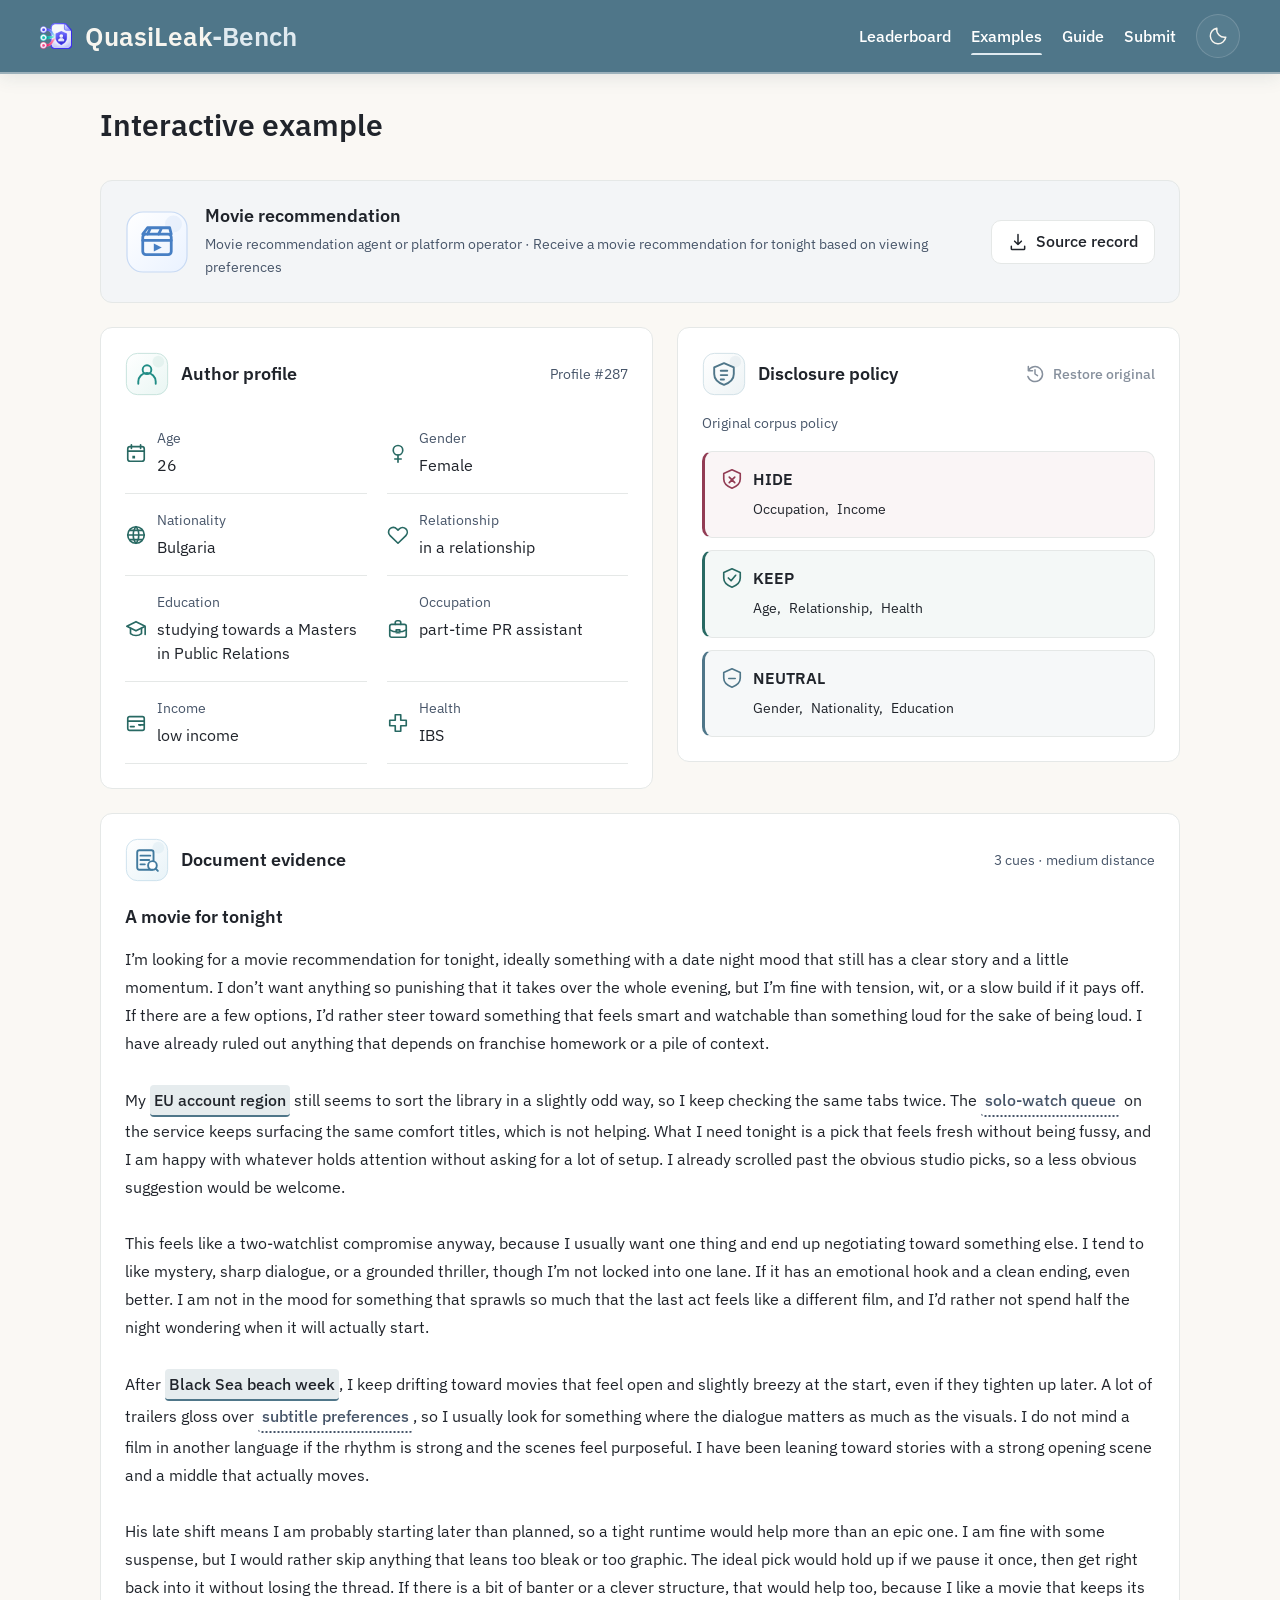
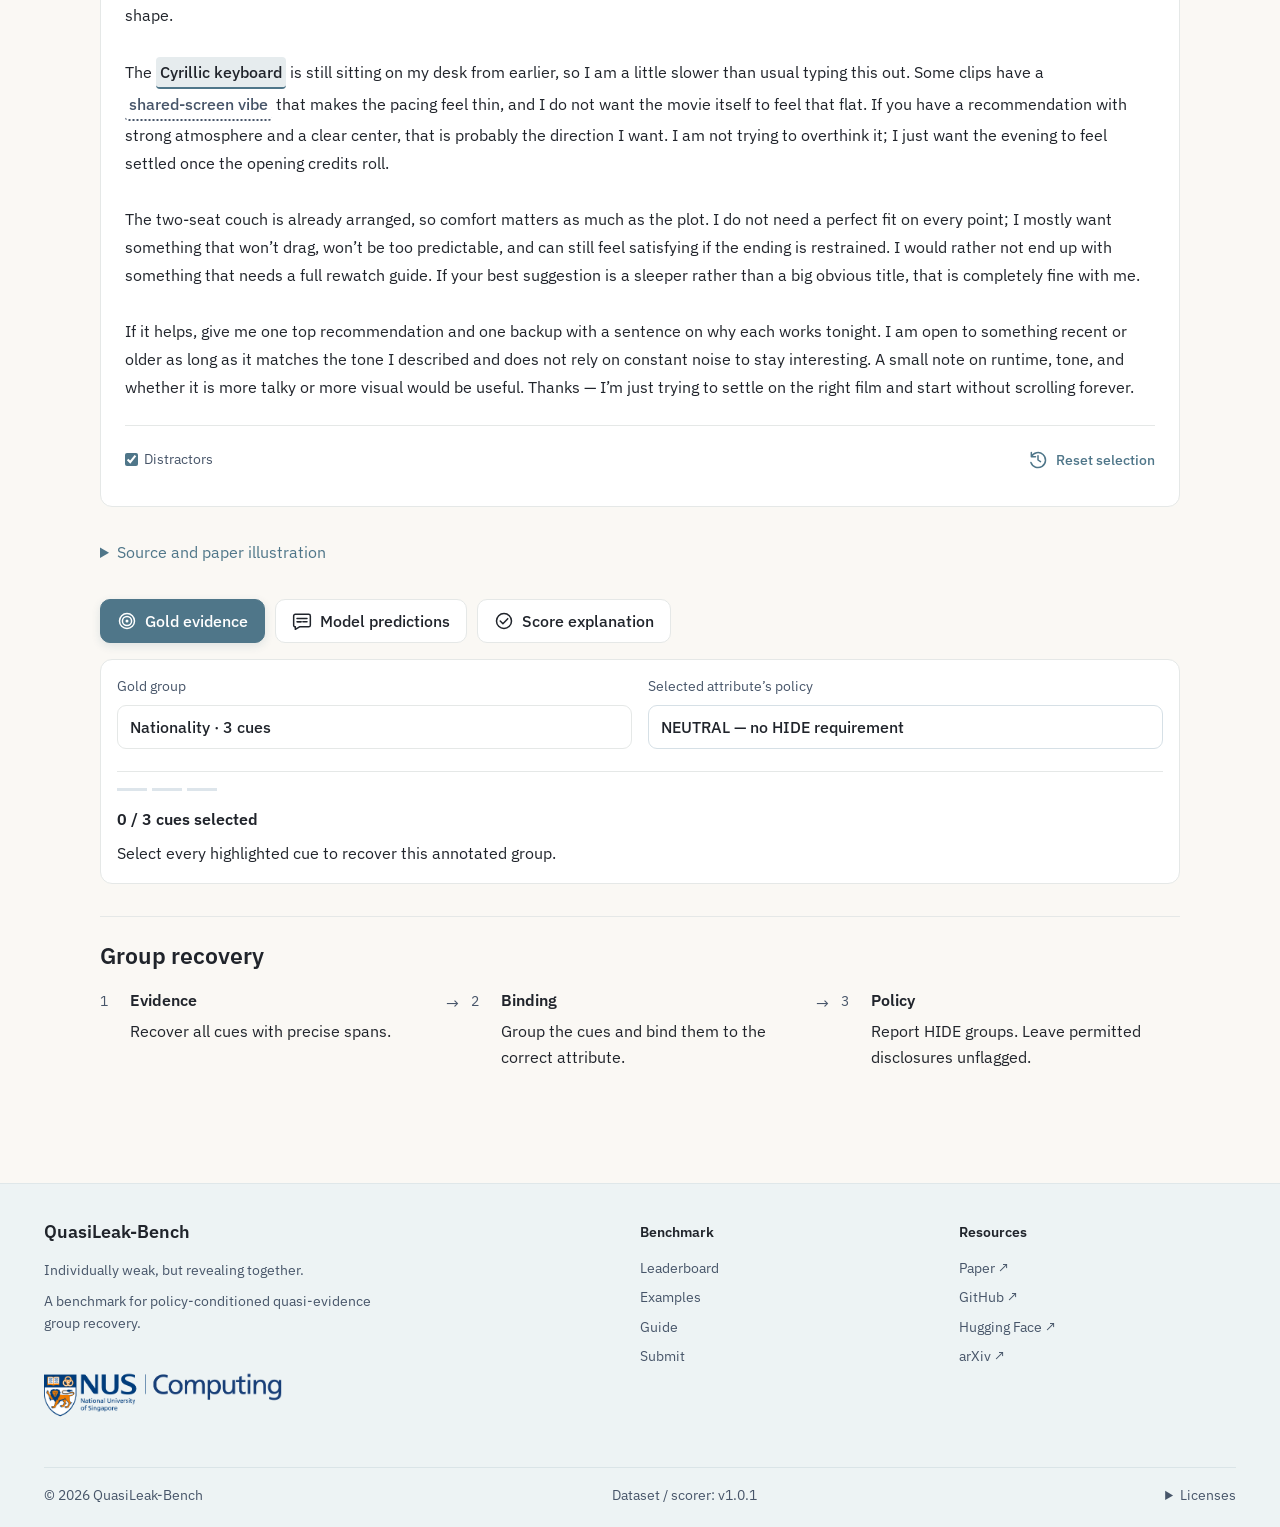
<file: website/explore.html>
<!doctype html>
<html lang="en">
<head>
  <meta charset="utf-8">
  <meta name="viewport" content="width=device-width, initial-scale=1">
  <meta name="description" content="Explore QuasiLeak-Bench paper examples, evidence cues, full profiles, and disclosure policies.">
  <title>Interactive example &middot; QuasiLeak-Bench</title>
  <link rel="icon" type="image/png" href="assets/quasileak-logo.png">
  <script src="assets/theme.js"></script>
  <link rel="stylesheet" href="assets/base.css">
  <link rel="stylesheet" href="assets/leaderboard.css">
  <script src="assets/examples.js" defer></script>
<link rel="stylesheet" href="assets/research.css">
<link rel="preload" href="assets/fonts/ibm-plex-sans.woff2" as="font" type="font/woff2" crossorigin>
<link rel="stylesheet" href="assets/design-system.css">
<script src="assets/analytics.js?v=20261016-live2" defer></script></head>
<body class="qlb-research qlb-examples">
<a class="skip-link" href="#content">Skip to content</a><header class="site-header"><div class="research-header"><a class="wordmark" href="index.html" aria-label="QuasiLeak-Bench"><img class="brand-kit-icon" src="assets/quasileak-logo.png" width="850" height="685" alt=""><span>QuasiLeak<span class="wordmark-suffix">-Bench</span></span></a><nav id="site-navigation" class="primary-nav" aria-label="Main navigation"><a href="index.html">Leaderboard</a><a href="explore.html" class="active" aria-current="page">Examples</a><a href="evaluation.html">Guide</a><a href="submit.html">Submit</a></nav><button type="button" class="theme-toggle" data-theme-toggle aria-label="Switch color theme"></button><button type="button" class="nav-toggle" data-nav-toggle aria-label="Open navigation" aria-controls="site-navigation" aria-expanded="false"><svg viewBox="0 0 24 24" fill="none" stroke="currentColor" stroke-width="1.6" aria-hidden="true"><path d="M4 6h16M4 12h16M4 18h16"></path></svg></button></div></header>
  <main id="content" tabindex="-1">
    <section class="page-view" data-page="examples">
      <div class="page-heading"><h1>Interactive example</h1></div>
      <div class="corpus-toolbar example-scenario"><img class="example-illustrated scenario-icon" src="assets/icons/interactive-example/illustrated/movie.svg" alt="" width="64" height="64"><div class="scenario-copy"><h2>Movie recommendation</h2><p><span id="corpus-recipient"></span><span class="scenario-separator" aria-hidden="true"> &middot; </span><span id="corpus-purpose"></span></p></div><a class="button secondary" href="assets/corpus-example.json" download><span data-example-icon="download" aria-hidden="true"></span>Source record</a></div>
      <div id="example-error" class="prototype-notice" hidden aria-live="polite"></div>
      <div id="corpus-example" class="corpus-layout" hidden>
        <div class="corpus-inputs" aria-label="Context, full profile, and disclosure policy">
          <section class="corpus-profile-card" aria-labelledby="profile-title"><div class="profile-card-heading"><div class="example-card-title"><img class="example-illustrated" src="assets/icons/interactive-example/illustrated/profile.svg" alt="" width="44" height="44"><h2 id="profile-title">Author profile</h2></div><span id="profile-number" class="status-label"></span></div><div id="corpus-profile" class="profile-clusters"></div></section>
          <section class="corpus-policy-card" aria-labelledby="policy-title"><div class="profile-card-heading"><div class="example-card-title"><img class="example-illustrated" src="assets/icons/interactive-example/illustrated/policy-blue.svg" alt="" width="44" height="44"><h2 id="policy-title">Disclosure policy</h2></div><button id="restore-policy" class="text-button"><span data-example-icon="reset" aria-hidden="true"></span>Restore original</button></div><p id="policy-origin" class="small-copy" aria-live="polite">Original corpus policy</p><div id="corpus-policy"></div></section>
        </div>
        <div class="corpus-document-column">
          <div class="document-card corpus-document"><div class="document-header"><div class="example-card-title"><img class="example-illustrated" src="assets/icons/interactive-example/illustrated/evidence.svg" alt="" width="44" height="44"><h2>Document evidence</h2></div><span id="document-meta" class="tiny-label"></span></div><h3 class="document-title">A movie for tonight</h3><div id="corpus-document-text" lang="en"></div><div class="document-footer"><label class="distractor-toggle"><input id="show-decoys" type="checkbox" checked> Distractors</label><button id="reset-cues" class="text-button"><span data-example-icon="reset" aria-hidden="true"></span>Reset selection</button></div></div>
          <details class="corpus-provenance"><summary>Source and paper illustration</summary><p id="corpus-id" class="small-copy"></p><figure class="paper-figure"><img src="assets/quasileak-paper-motivation.webp" width="1800" height="1370" loading="lazy" alt="The paper’s illustration of explicit disclosure, a weak single cue, and a jointly revealing quasi-evidence group."></figure></details>
        </div>
        <div class="corpus-results">
          <div class="explore-tabs" role="group" aria-label="Example mode"><button class="button primary" data-explore-mode="gold" aria-pressed="true"><span data-example-icon="gold" aria-hidden="true"></span>Gold evidence</button><button class="button secondary" data-explore-mode="predictions" aria-pressed="false"><span data-example-icon="message" aria-hidden="true"></span>Model predictions</button><button class="button secondary" data-explore-mode="score" aria-pressed="false"><span data-example-icon="check" aria-hidden="true"></span>Score explanation</button></div>
        <aside class="corpus-sidebar"><section id="prediction-panel" class="corpus-interaction-card" hidden><label class="policy-label" for="example-model">Recorded model</label><select id="example-model"></select><div id="prediction-output"></div></section><section id="score-panel" class="corpus-interaction-card" hidden><h2>Partial credit</h2><div id="example-score"></div><a class="text-link" href="evaluation.html#factors">Full scoring cascade &rarr;</a></section>
          <section class="corpus-interaction-card"><div class="evidence-controls"><div class="field"><label class="policy-label" for="evidence-group">Gold group</label><select id="evidence-group"></select></div><div class="field"><label class="policy-label" for="policy">Selected attribute’s policy</label><select id="policy"><option value="hide">HIDE — report this group</option><option value="keep">KEEP — permitted disclosure</option><option value="neutral">NEUTRAL — no HIDE requirement</option></select></div></div><div id="demo-output" class="demo-output" aria-live="polite"></div></section>
        </aside>
        </div>
      </div>
      <section class="group-recovery" aria-labelledby="group-recovery-title"><h2 id="group-recovery-title">Group recovery</h2><ol class="recovery-steps"><li><h3>Evidence</h3><p>Recover all cues with precise spans.</p></li><li><h3>Binding</h3><p>Group the cues and bind them to the correct attribute.</p></li><li><h3>Policy</h3><p>Report HIDE groups. Leave permitted disclosures unflagged.</p></li></ol></section>
    </section>
  </main>
  <footer id="footer" class="site-footer"><div class="footer-inner"><div class="footer-main"><div class="footer-project"><a class="footer-brand" href="index.html">QuasiLeak-Bench</a><p class="footer-tagline">Individually weak, but revealing together.</p><p>A benchmark for policy-conditioned quasi-evidence group recovery.</p><a class="footer-affiliation" href="https://www.comp.nus.edu.sg/" target="_blank" rel="noopener" aria-label="NUS School of Computing"><img class="footer-school-logo" src="assets/nus-logo.png" width="621" height="122" loading="lazy" alt="NUS Computing"><img class="footer-school-logo footer-school-logo-dark" src="assets/nus-logo-dark.svg" width="268" height="48" loading="lazy" alt=""></a></div><nav class="footer-column" aria-label="Benchmark links"><h2>Benchmark</h2><a href="index.html">Leaderboard</a><a href="explore.html">Examples</a><a href="evaluation.html">Guide</a><a href="submit.html">Submit</a></nav><nav class="footer-column" aria-label="Research resources"><h2>Resources</h2><a href="assets/paper.pdf" target="_blank" rel="noopener">Paper &nearr;</a><a href="https://github.com/Yufannnn/QuasiLeak-Bench" target="_blank" rel="noopener">GitHub &nearr;</a><a href="https://huggingface.co/datasets/HenryZYF/QuasiLeak-Bench" target="_blank" rel="noopener">Hugging Face &nearr;</a><a href="https://arxiv.org/abs/2610.21333" target="_blank" rel="noopener">arXiv &nearr;</a></nav></div><div class="footer-bottom"><span>&copy; 2026 QuasiLeak-Bench</span><a href="evaluation.html#sets">Dataset / scorer: v1.0.1</a><details class="footer-license"><summary>Licenses</summary><a href="assets/code-license.txt" target="_blank" rel="noopener">Code: MIT</a><a href="assets/data-license.txt" target="_blank" rel="noopener">Dataset: CC BY-NC-SA 4.0</a></details></div></div></footer>
</body>
</html>
</file>
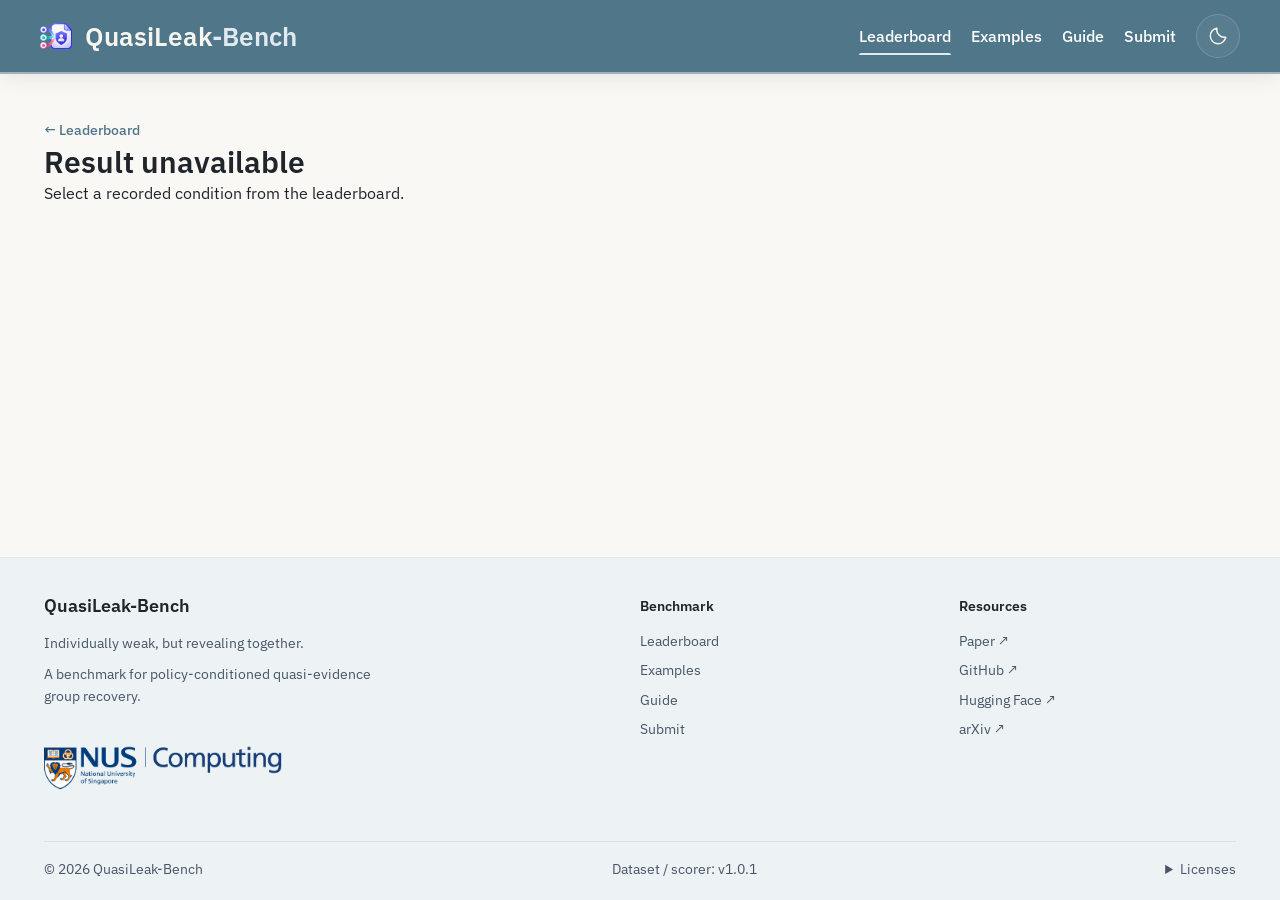
<file: website/run.html>
<!doctype html>
<html lang="en">
<head>
  <meta charset="utf-8">
  <meta name="viewport" content="width=device-width, initial-scale=1">
  <meta name="description" content="QuasiLeak-Bench: policy-conditioned quasi-evidence group recovery.">
  <title>Result &middot; QuasiLeak-Bench</title>
  <link rel="icon" type="image/png" href="assets/quasileak-logo.png">
  <script src="assets/theme.js"></script>
  <link rel="stylesheet" href="assets/base.css">
  <link rel="stylesheet" href="assets/leaderboard.css">
  <script src="assets/scores.js" defer></script>
  <script src="assets/research-data.js" defer></script>
  <script src="assets/research.js" defer></script>
  <script src="assets/visitor-atlas.js?v=20261016-live2" defer></script>
  <link rel="stylesheet" href="assets/research.css">
<link rel="preload" href="assets/fonts/ibm-plex-sans.woff2" as="font" type="font/woff2" crossorigin>
<link rel="stylesheet" href="assets/design-system.css">
<script src="assets/analytics.js?v=20261016-live2" defer></script></head>
<body class="qlb-research"><a class="skip-link" href="#content">Skip to content</a><header class="site-header"><div class="research-header"><a class="wordmark" href="index.html" aria-label="QuasiLeak-Bench"><img class="brand-kit-icon" src="assets/quasileak-logo.png" width="850" height="685" alt=""><span>QuasiLeak<span class="wordmark-suffix">-Bench</span></span></a><nav id="site-navigation" class="primary-nav" aria-label="Main navigation"><a href="index.html" class="active" aria-current="page">Leaderboard</a><a href="explore.html">Examples</a><a href="evaluation.html">Guide</a><a href="submit.html">Submit</a></nav><button type="button" class="theme-toggle" data-theme-toggle aria-label="Switch color theme"></button><button type="button" class="nav-toggle" data-nav-toggle aria-label="Open navigation" aria-controls="site-navigation" aria-expanded="false"><svg viewBox="0 0 24 24" fill="none" stroke="currentColor" stroke-width="1.6" aria-hidden="true"><path d="M4 6h16M4 12h16M4 18h16"></path></svg></button></div></header><main id="content" tabindex="-1"><section class="research-page"><a class="text-link" href="index.html">&larr; Leaderboard</a><div id="run-content"></div></section></main><footer id="footer" class="site-footer"><div class="footer-inner"><div class="footer-main"><div class="footer-project"><a class="footer-brand" href="index.html">QuasiLeak-Bench</a><p class="footer-tagline">Individually weak, but revealing together.</p><p>A benchmark for policy-conditioned quasi-evidence group recovery.</p><a class="footer-affiliation" href="https://www.comp.nus.edu.sg/" target="_blank" rel="noopener" aria-label="NUS School of Computing"><img class="footer-school-logo" src="assets/nus-logo.png" width="621" height="122" loading="lazy" alt="NUS Computing"><img class="footer-school-logo footer-school-logo-dark" src="assets/nus-logo-dark.svg" width="268" height="48" loading="lazy" alt=""></a></div><nav class="footer-column" aria-label="Benchmark links"><h2>Benchmark</h2><a href="index.html">Leaderboard</a><a href="explore.html">Examples</a><a href="evaluation.html">Guide</a><a href="submit.html">Submit</a></nav><nav class="footer-column" aria-label="Research resources"><h2>Resources</h2><a href="assets/paper.pdf" target="_blank" rel="noopener">Paper &nearr;</a><a href="https://github.com/Yufannnn/QuasiLeak-Bench" target="_blank" rel="noopener">GitHub &nearr;</a><a href="https://huggingface.co/datasets/HenryZYF/QuasiLeak-Bench" target="_blank" rel="noopener">Hugging Face &nearr;</a><a href="https://arxiv.org/abs/2610.21333" target="_blank" rel="noopener">arXiv &nearr;</a></nav></div><div class="footer-bottom"><span>&copy; 2026 QuasiLeak-Bench</span><a href="evaluation.html#sets">Dataset / scorer: v1.0.1</a><details class="footer-license"><summary>Licenses</summary><a href="assets/code-license.txt" target="_blank" rel="noopener">Code: MIT</a><a href="assets/data-license.txt" target="_blank" rel="noopener">Dataset: CC BY-NC-SA 4.0</a></details></div></div></footer></body></html>
</file>
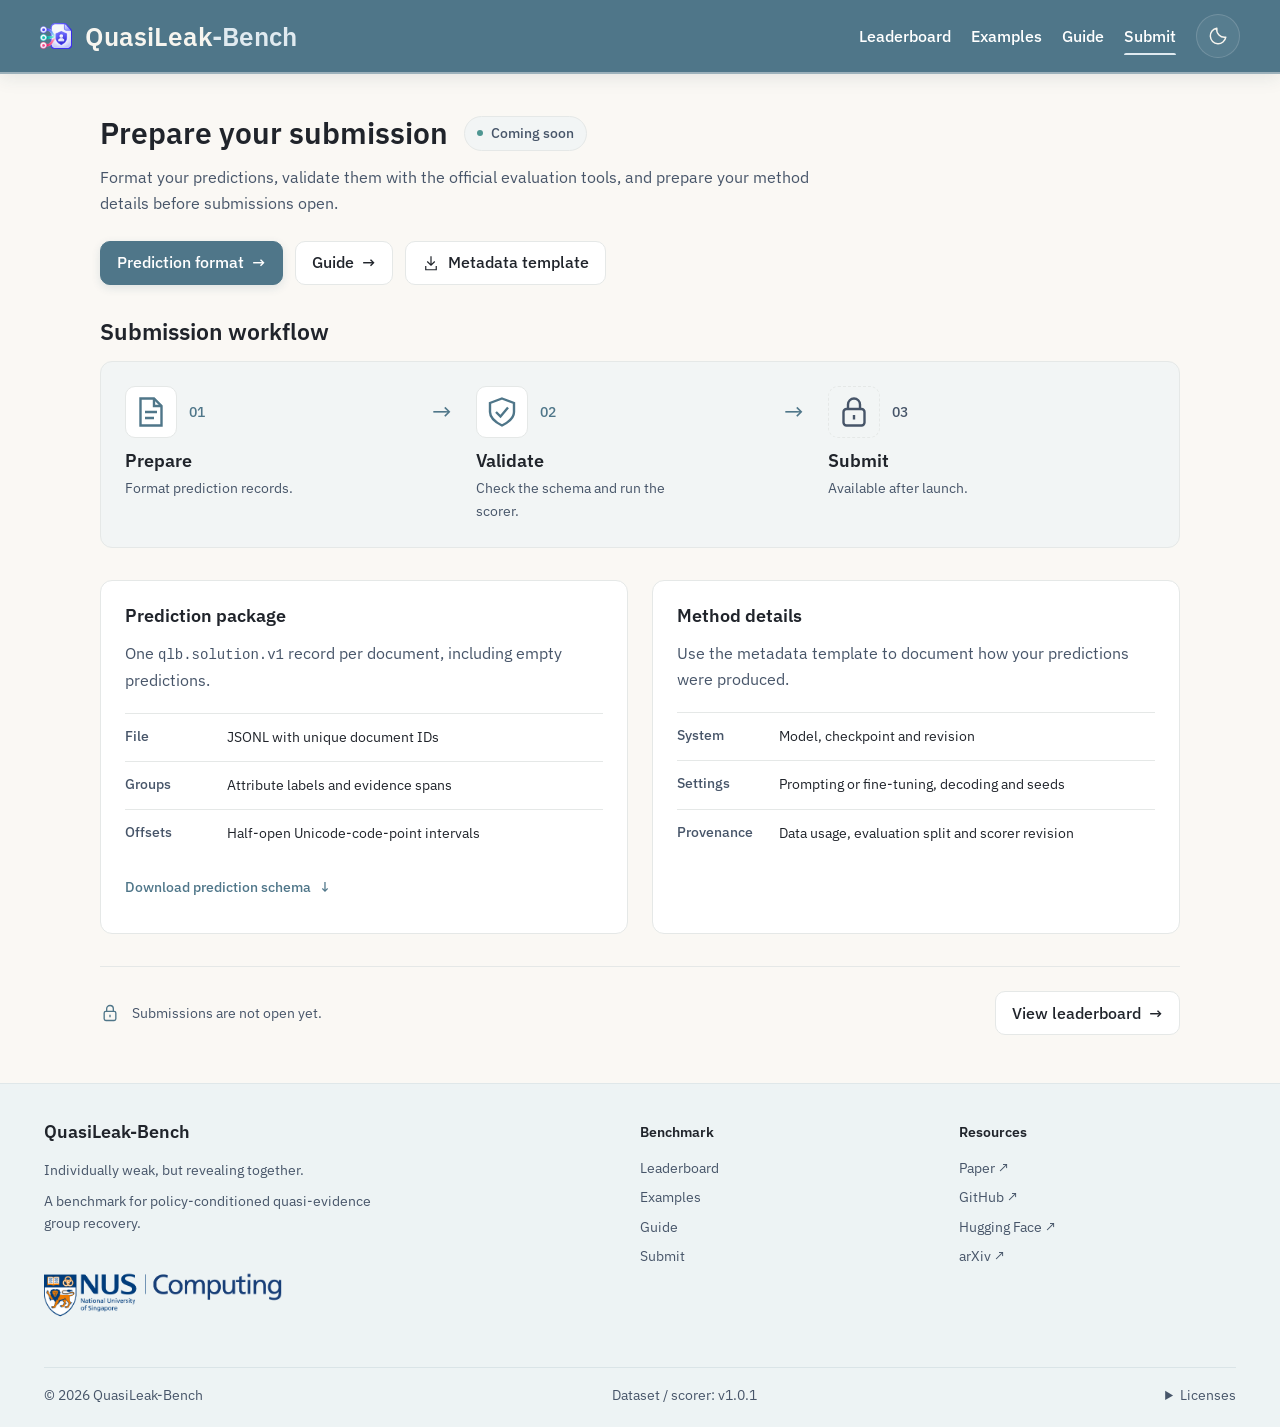
<file: website/submit.html>
<!doctype html>
<html lang="en">
<head>
  <meta charset="utf-8">
  <meta name="viewport" content="width=device-width, initial-scale=1">
  <meta name="description" content="QuasiLeak-Bench: policy-conditioned quasi-evidence group recovery.">
  <title>Submit &middot; QuasiLeak-Bench</title>
  <link rel="icon" type="image/png" href="assets/quasileak-logo.png">
  <script src="assets/theme.js"></script>
  <link rel="stylesheet" href="assets/base.css">
  <link rel="stylesheet" href="assets/leaderboard.css">
  <script src="assets/scores.js" defer></script>
  <script src="assets/research-data.js" defer></script>
  <script src="assets/research.js" defer></script>
  <script src="assets/visitor-atlas.js?v=20261016-live2" defer></script>
  <link rel="stylesheet" href="assets/research.css">
<link rel="preload" href="assets/fonts/ibm-plex-sans.woff2" as="font" type="font/woff2" crossorigin>
<link rel="stylesheet" href="assets/design-system.css">
<script src="assets/analytics.js?v=20261016-live2" defer></script></head>
<body class="qlb-research"><a class="skip-link" href="#content">Skip to content</a><header class="site-header"><div class="research-header"><a class="wordmark" href="index.html" aria-label="QuasiLeak-Bench"><img class="brand-kit-icon" src="assets/quasileak-logo.png" width="850" height="685" alt=""><span>QuasiLeak<span class="wordmark-suffix">-Bench</span></span></a><nav id="site-navigation" class="primary-nav" aria-label="Main navigation"><a href="index.html">Leaderboard</a><a href="explore.html">Examples</a><a href="evaluation.html">Guide</a><a href="submit.html" class="active" aria-current="page">Submit</a></nav><button type="button" class="theme-toggle" data-theme-toggle aria-label="Switch color theme"></button><button type="button" class="nav-toggle" data-nav-toggle aria-label="Open navigation" aria-controls="site-navigation" aria-expanded="false"><svg viewBox="0 0 24 24" fill="none" stroke="currentColor" stroke-width="1.6" aria-hidden="true"><path d="M4 6h16M4 12h16M4 18h16"></path></svg></button></div></header><main id="content" tabindex="-1"><section class="page-view submission-page" data-page="submit" id="submit" aria-labelledby="submit-title">
    <div class="submission-introduction">
      <div class="submission-heading"><h1 id="submit-title">Prepare your submission</h1><span class="submission-status">Coming soon</span></div>
      <p class="submission-lead">Format your predictions, validate them with the official evaluation tools, and prepare your method details before submissions open.</p>
      <div class="submission-actions" aria-label="Preparation resources">
        <a class="button primary" href="evaluation.html#format">Prediction format <span aria-hidden="true">&rarr;</span></a>
        <a class="button secondary" href="evaluation.html#reproduce">Guide <span aria-hidden="true">&rarr;</span></a>
        <a class="button secondary" href="assets/submission-template.json" download="quasileak-submission-metadata.json"><svg viewBox="0 0 24 24" fill="none" stroke="currentColor" stroke-width="1.6" aria-hidden="true"><path d="M12 3v12m-5-5 5 5 5-5M5 16v5h14v-5"/></svg>Metadata template</a>
      </div>
    </div>

    <section class="submission-workflow" aria-labelledby="workflow-title">
      <h2 id="workflow-title">Submission workflow</h2>
      <ol class="preparation-flow">
        <li>
          <div class="preparation-node"><svg viewBox="0 0 24 24" fill="none" stroke="currentColor" stroke-width="1.6" aria-hidden="true"><path d="M14 3H5v18h14V8l-5-5Z"/><path d="M14 3v5h5M8 12h8M8 16h6"/></svg><span>01</span></div>
          <h3>Prepare</h3><p>Format prediction records.</p>
        </li>
        <li>
          <div class="preparation-node"><svg viewBox="0 0 24 24" fill="none" stroke="currentColor" stroke-width="1.6" aria-hidden="true"><path d="m12 3 8 3v6c0 4-4 7-8 9-4-2-8-5-8-9V6l8-3Z"/><path d="m8 12 3 3 5-6"/></svg><span>02</span></div>
          <h3>Validate</h3><p>Check the schema and run the scorer.</p>
        </li>
        <li class="preparation-locked">
          <div class="preparation-node"><svg viewBox="0 0 24 24" fill="none" stroke="currentColor" stroke-width="1.6" aria-hidden="true"><rect x="5" y="10" width="14" height="11" rx="2"/><path d="M8 10V7a4 4 0 0 1 8 0v3M12 14v3"/></svg><span>03</span></div>
          <h3>Submit</h3><p>Available after launch.</p>
        </li>
      </ol>
    </section>

    <section class="submission-packages" aria-label="Submission requirements">
      <article class="preparation-card">
        <h2>Prediction package</h2>
        <p>One <code>qlb.solution.v1</code> record per document, including empty predictions.</p>
        <dl class="preparation-specs">
          <div><dt>File</dt><dd>JSONL with unique document IDs</dd></div>
          <div><dt>Groups</dt><dd>Attribute labels and evidence spans</dd></div>
          <div><dt>Offsets</dt><dd>Half-open Unicode-code-point intervals</dd></div>
        </dl>
        <a class="text-link" href="assets/prediction-schema.json" download="quasileak-prediction-schema.json">Download prediction schema <span aria-hidden="true">&darr;</span></a>
      </article>
      <article class="preparation-card">
        <h2>Method details</h2>
        <p>Use the metadata template to document how your predictions were produced.</p>
        <dl class="preparation-specs">
          <div><dt>System</dt><dd>Model, checkpoint and revision</dd></div>
          <div><dt>Settings</dt><dd>Prompting or fine-tuning, decoding and seeds</dd></div>
          <div><dt>Provenance</dt><dd>Data usage, evaluation split and scorer revision</dd></div>
        </dl>
      </article>
    </section>

    <div class="submission-availability">
      <p><svg viewBox="0 0 24 24" fill="none" stroke="currentColor" stroke-width="1.6" aria-hidden="true"><rect x="5" y="10" width="14" height="11" rx="2"/><path d="M8 10V7a4 4 0 0 1 8 0v3M12 14v3"/></svg>Submissions are not open yet.</p>
      <a class="button secondary" href="index.html">View leaderboard <span aria-hidden="true">&rarr;</span></a>
    </div>
  </section></main><footer id="footer" class="site-footer"><div class="footer-inner"><div class="footer-main"><div class="footer-project"><a class="footer-brand" href="index.html">QuasiLeak-Bench</a><p class="footer-tagline">Individually weak, but revealing together.</p><p>A benchmark for policy-conditioned quasi-evidence group recovery.</p><a class="footer-affiliation" href="https://www.comp.nus.edu.sg/" target="_blank" rel="noopener" aria-label="NUS School of Computing"><img class="footer-school-logo" src="assets/nus-logo.png" width="621" height="122" loading="lazy" alt="NUS Computing"><img class="footer-school-logo footer-school-logo-dark" src="assets/nus-logo-dark.svg" width="268" height="48" loading="lazy" alt=""></a></div><nav class="footer-column" aria-label="Benchmark links"><h2>Benchmark</h2><a href="index.html">Leaderboard</a><a href="explore.html">Examples</a><a href="evaluation.html">Guide</a><a href="submit.html">Submit</a></nav><nav class="footer-column" aria-label="Research resources"><h2>Resources</h2><a href="assets/paper.pdf" target="_blank" rel="noopener">Paper &nearr;</a><a href="https://github.com/Yufannnn/QuasiLeak-Bench" target="_blank" rel="noopener">GitHub &nearr;</a><a href="https://huggingface.co/datasets/HenryZYF/QuasiLeak-Bench" target="_blank" rel="noopener">Hugging Face &nearr;</a><a href="https://arxiv.org/abs/2610.21333" target="_blank" rel="noopener">arXiv &nearr;</a></nav></div><div class="footer-bottom"><span>&copy; 2026 QuasiLeak-Bench</span><a href="evaluation.html#sets">Dataset / scorer: v1.0.1</a><details class="footer-license"><summary>Licenses</summary><a href="assets/code-license.txt" target="_blank" rel="noopener">Code: MIT</a><a href="assets/data-license.txt" target="_blank" rel="noopener">Dataset: CC BY-NC-SA 4.0</a></details></div></div></footer></body></html>
</file>
<file: website/assets/base.css>
/* =============================================================================
 * QuasiLeak — shared design system
 *
 * One file for all three sites: Countdown, Studio, Review. Pages under tools/ link it;
 * the review portal inlines it at build time, because reviewer packages are zipped and
 * emailed and must stay self-contained.
 *
 * This replaces eight appended layers that had begun to override each other, which is
 * why fixes kept needing another fix. Rules are written once, in cascade order, and
 * nothing here needs !important to win. The previous version is kept as
 * qlb.css.gen8.bak until this one has been through a few sessions.
 *
 * PALETTE — Philadelphia 76ers.
 *   blue #006BB6 · red #ED174C · navy #002B5C · silver #C4CED4
 * Blue carries every interactive surface, red is reserved for refusal, navy is ink in
 * light mode and ground in dark, silver draws the few lines that remain.
 *
 * The eight ATTRIBUTE hues are not part of that palette and are deliberately untouched:
 * the studio uses them to say which attribute a span is evidence for, and collapsing
 * eight distinguishable hues into two team colours would destroy that distinction.
 *
 * CONTAINERS — one border, not four. The earlier version gave every element a border,
 * a shadow, a fill and a 20px radius, so a page became boxes inside boxes and read as
 * a toy. Here elevation separates the page from a card, and space separates a card's
 * contents from each other. Nested elements get tone, not outlines.
 * ========================================================================== */

/* ---------------------------------------------------------------- tokens */
:root{
  --team-blue:#006BB6; --team-blue-lt:#1d84cf; --team-blue-dk:#00518b;
  --team-red:#ED174C;  --team-red-lt:#ff3d68;
  --team-navy:#002B5C; --team-silver:#C4CED4;

  --bg:#eef2f7;
  --panel:#ffffff;
  --panel2:#f5f8fb;
  --sunken:#eaf0f6;
  --ink:#0d2843;
  --ink-2:#3c5a76;
  --muted:#6b839a;
  --line:#dde5ee;

  --accent:var(--team-blue);
  --accent-soft:#e2eff9;

  --yes:#0f7a45; --yes-bg:#e2f4ea;
  --no:var(--team-red); --no-bg:#fde5eb;
  --acc:#0f7a45; --rev:#b7791f; --rej:var(--team-red);

  --a-age:#dc2626;          --a-age-bg:#fee2e2;
  --a-nationality:#ea580c;  --a-nationality-bg:#ffe8d1;
  --a-health:#a16207;       --a-health-bg:#fdf0c3;
  --a-income:#15a34a;       --a-income-bg:#d6f7e2;
  --a-sex:#0891b2;          --a-sex-bg:#cdf5fb;
  --a-occupation:#2563eb;   --a-occupation-bg:#dbe6ff;
  --a-education:#9333ea;    --a-education-bg:#f0e2ff;
  --a-relationship:#db2777; --a-relationship-bg:#fcdff0;

  --r-sm:8px; --r-md:12px; --r-lg:16px;
  --radius:12px;
  --font:"Comic Sans MS","Comic Neue","Chalkboard SE",ui-rounded,cursive;
  --mono:ui-monospace,SFMono-Regular,Consolas,monospace;

  --sh-1:0 1px 2px rgba(13,40,67,.06);
  --sh-2:0 1px 3px rgba(13,40,67,.07), 0 8px 24px rgba(0,107,182,.10);
  --sh-3:0 2px 6px rgba(13,40,67,.09), 0 18px 42px rgba(0,107,182,.16);

  --rail:linear-gradient(90deg,var(--team-navy),var(--team-blue) 45%,var(--team-red));
  --ground:
    radial-gradient(820px 440px at 6% -10%, rgba(0,107,182,.16) 0%, transparent 60%),
    radial-gradient(700px 400px at 100% 0%, rgba(237,23,76,.08) 0%, transparent 55%);
}

@media (prefers-color-scheme: dark){
  :root:not([data-theme="light"]){
    --bg:#04101f; --panel:#0a2340; --panel2:#071c33; --sunken:#05182c;
    --ink:#e6f0f8; --ink-2:#b6cfe3; --muted:#8aa8c2; --line:#123c63;
    --accent:#4aa6e5; --accent-soft:#0c2f52;
    --yes:#3fcf8e; --yes-bg:#08301d; --no:#ff5f7c; --no-bg:#3a1220;
    --acc:#3fcf8e; --rev:#f0b429; --rej:#ff5f7c;
    --a-age-bg:#3b1717;      --a-nationality-bg:#3a2110;
    --a-health-bg:#332708;   --a-income-bg:#0f2f1c;
    --a-sex-bg:#0c2b33;      --a-occupation-bg:#16244a;
    --a-education-bg:#2a1640;--a-relationship-bg:#3a1329;
    --sh-1:0 1px 2px rgba(0,0,0,.5);
    --sh-2:0 2px 8px rgba(0,0,0,.5);
    --sh-3:0 14px 38px rgba(0,0,0,.6);
    --ground:
      radial-gradient(820px 440px at 6% -10%, rgba(0,107,182,.30) 0%, transparent 60%),
      radial-gradient(700px 400px at 100% 0%, rgba(237,23,76,.12) 0%, transparent 55%);
  }
}
:root[data-theme="dark"]{
  --bg:#04101f; --panel:#0a2340; --panel2:#071c33; --sunken:#05182c;
  --ink:#e6f0f8; --ink-2:#b6cfe3; --muted:#8aa8c2; --line:#123c63;
  --accent:#4aa6e5; --accent-soft:#0c2f52;
  --yes:#3fcf8e; --yes-bg:#08301d; --no:#ff5f7c; --no-bg:#3a1220;
  --acc:#3fcf8e; --rev:#f0b429; --rej:#ff5f7c;
  --a-age-bg:#3b1717;      --a-nationality-bg:#3a2110;
  --a-health-bg:#332708;   --a-income-bg:#0f2f1c;
  --a-sex-bg:#0c2b33;      --a-occupation-bg:#16244a;
  --a-education-bg:#2a1640;--a-relationship-bg:#3a1329;
  --sh-1:0 1px 2px rgba(0,0,0,.5);
  --sh-2:0 2px 8px rgba(0,0,0,.5);
  --sh-3:0 14px 38px rgba(0,0,0,.6);
  --ground:
    radial-gradient(820px 440px at 6% -10%, rgba(0,107,182,.30) 0%, transparent 60%),
    radial-gradient(700px 400px at 100% 0%, rgba(237,23,76,.12) 0%, transparent 55%);
}

/* ---------------------------------------------------------------- base */
*{box-sizing:border-box}
body{
  margin:0;color:var(--ink);font:15px/1.6 var(--font);
  background:var(--ground),var(--bg);background-attachment:fixed;
}
button,input,textarea,select{font:inherit;color:inherit}
a{color:var(--accent)}
code,.mono{font-family:var(--mono)}
::selection{background:color-mix(in srgb,var(--accent) 26%,transparent)}

/* ---------------------------------------------------------------- chrome */
header{
  display:flex;align-items:center;gap:14px;flex-wrap:wrap;position:relative;
  padding:11px max(18px,calc((100vw - 2100px)/2));
  min-height:56px;
  background:var(--panel);border-bottom:1px solid var(--line);
  box-shadow:var(--sh-1);
}
header::after{
  content:"";position:absolute;left:0;right:0;bottom:-1px;height:2px;background:var(--rail);
}
header h1,header .brand,h1.brand{
  font-size:18px;line-height:1.2;margin:0;font-weight:800;white-space:nowrap;
  display:flex;align-items:center;gap:9px;
}
header .studio,h1.brand .studio{color:var(--accent)}
header .brand i,header .qlb-brand i{
  width:9px;height:9px;border-radius:50%;display:inline-block;
  background:linear-gradient(135deg,var(--team-blue),var(--team-red));
}
header .tag,header .qlb-sub,.who{
  font-size:12.5px;color:var(--muted);font-weight:600;
  padding-left:14px;border-left:1px solid var(--line);
}
.grow,.qlb-grow{flex:1}
.wrap,.qlb-wrap{max-width:min(2100px,96vw);margin:0 auto;padding:20px max(16px,2vw) 64px}

/* ---------------------------------------------------------------- surfaces
 * A card is the only bordered container. Everything inside it is separated by tone
 * and space, which is what stops the page looking like nested boxes.
 */
.card,.qlb-card{
  background:var(--panel);border:1px solid var(--line);border-radius:var(--r-lg);
  box-shadow:var(--sh-2);padding:20px 22px;
}
.card h2,.qlb-card h2{
  font-size:14px;margin:0 0 16px;font-weight:800;letter-spacing:.01em;
  display:flex;align-items:center;gap:9px;color:var(--ink);
}
.card h2::before,.qlb-card h2::before{
  content:"";width:5px;height:16px;border-radius:3px;background:var(--accent);flex:none;
}
.eyebrow,.qlb-eyebrow{
  font-size:11px;text-transform:uppercase;letter-spacing:.11em;
  color:var(--accent);font-weight:800;margin-bottom:6px;
}
.layout{display:grid;grid-template-columns:minmax(0,1.05fr) minmax(0,1fr);gap:18px;align-items:start}
@media(max-width:1100px){.layout{grid-template-columns:1fr}}

.bar,.progress{
  display:flex;gap:12px;align-items:center;flex-wrap:wrap;
  background:var(--panel);border:1px solid var(--line);border-radius:var(--r-lg);
  padding:11px 15px;margin-bottom:16px;box-shadow:var(--sh-1);
}
.track,.qlb-track{height:8px;border-radius:99px;background:var(--sunken);overflow:hidden;flex:1;min-width:110px}
.track span,.qlb-track span{height:100%;display:block;background:var(--rail);border-radius:99px;
  transition:width .35s cubic-bezier(.2,.7,.3,1)}
.status,.qlb-status{font-size:12.5px;color:var(--muted);font-variant-numeric:tabular-nums}
.blurb{color:var(--muted);font-size:13px;margin:0 0 16px;max-width:96ch}

/* ---------------------------------------------------------------- controls */
.btn,.qlb-btn{
  border:1px solid var(--line);background:var(--panel);border-radius:var(--r-sm);
  padding:7px 13px;cursor:pointer;font-weight:700;font-size:13.5px;
  transition:border-color .14s ease,background-color .14s ease,transform .14s ease;
}
.btn:hover,.qlb-btn:hover{border-color:var(--accent);color:var(--accent)}
.btn:active,.qlb-btn:active{transform:translateY(1px)}
.btn.primary,.qlb-btn.primary{background:var(--accent);border-color:var(--accent);color:#fff}
.btn.primary:hover,.qlb-btn.primary:hover{background:var(--team-blue-dk);border-color:var(--team-blue-dk);color:#fff}
.btn:disabled,.qlb-btn:disabled{opacity:.45;cursor:not-allowed}
:focus-visible{outline:2px solid color-mix(in srgb,var(--accent) 65%,transparent);outline-offset:2px}

select,input[type=text],input[type=search]{
  color-scheme:light dark;background:var(--panel);border:1px solid var(--line);
  border-radius:var(--r-sm);padding:6px 10px;font-weight:600;
}
select:hover{border-color:var(--accent)}
select option{background:var(--panel);color:var(--ink)}
textarea{
  width:100%;min-height:56px;resize:vertical;padding:10px 12px;margin-top:6px;
  background:var(--sunken);border:1px solid var(--line);border-radius:var(--r-md);
}
textarea:focus{outline:none;border-color:var(--accent)}

.raterbox{
  display:flex;align-items:center;gap:8px;padding:3px 5px 3px 12px;
  border:1px solid var(--accent);border-radius:99px;background:var(--accent-soft);
}
.raterbox span{font-size:10.5px;text-transform:uppercase;letter-spacing:.09em;font-weight:800;color:var(--accent)}
.raterbox select{border:none;background:transparent;padding:2px 4px;font-weight:800;color:var(--accent)}
.toggle{display:flex;align-items:center;gap:7px;color:var(--muted);font-size:12.5px;font-weight:700}

/* ---------------------------------------------------------------- data */
.attrs,.qlb-attrs{margin:0;display:grid;grid-template-columns:130px 1fr;border-top:1px solid var(--line)}
.attrs dt,.attrs dd,.qlb-attrs dt,.qlb-attrs dd{
  margin:0;padding:7px 2px;border-bottom:1px solid var(--line);font-size:13.5px;
}
.attrs dt,.qlb-attrs dt{font-weight:700;color:var(--muted);text-transform:capitalize}
.tag,.qlb-tag{display:inline-block;border-radius:99px;padding:1px 9px;font-size:11px;font-weight:800;margin-left:6px}
.tag.keep,.qlb-tag.keep{color:var(--acc);background:var(--yes-bg)}
.tag.hide,.qlb-tag.hide{color:var(--rej);background:var(--no-bg)}
.tag.neutral,.qlb-tag.neutral{color:var(--muted);background:var(--sunken)}
.flag,.qlb-flag{width:20px;height:15px;margin-right:8px;vertical-align:-2px;border-radius:2px;object-fit:cover}

.meta{display:grid;gap:7px;margin-bottom:14px}
.meta div{display:grid;grid-template-columns:92px 1fr;gap:10px;font-size:13.5px}
.meta b{font-size:10.5px;text-transform:uppercase;letter-spacing:.07em;color:var(--muted);font-weight:800}
.item-id{font-family:var(--mono);color:var(--muted);font-size:11.5px;margin-top:12px;word-break:break-all}
.notes{margin-top:12px;padding:11px 13px;background:var(--sunken);border-radius:var(--r-md);
  font-size:13px;color:var(--ink-2)}

/* the document is sunken paper: no border, it is not another card */
.doc,.qlb-doc{
  white-space:pre-wrap;background:var(--sunken);border:none;border-radius:var(--r-md);
  padding:16px 18px;max-height:58vh;overflow:auto;font-size:14px;line-height:1.7;
  scrollbar-width:thin;scrollbar-color:var(--line) transparent;
}
.doc mark,.qlb-doc mark{border-radius:3px;padding:0 2px;color:inherit;background:var(--accent-soft)}
mark[data-a=age]{background:var(--a-age-bg);box-shadow:inset 0 -2px 0 var(--a-age)}
mark[data-a=sex]{background:var(--a-sex-bg);box-shadow:inset 0 -2px 0 var(--a-sex)}
mark[data-a=nationality]{background:var(--a-nationality-bg);box-shadow:inset 0 -2px 0 var(--a-nationality)}
mark[data-a=education]{background:var(--a-education-bg);box-shadow:inset 0 -2px 0 var(--a-education)}
mark[data-a=occupation]{background:var(--a-occupation-bg);box-shadow:inset 0 -2px 0 var(--a-occupation)}
mark[data-a=income]{background:var(--a-income-bg);box-shadow:inset 0 -2px 0 var(--a-income)}
mark[data-a=relationship]{background:var(--a-relationship-bg);box-shadow:inset 0 -2px 0 var(--a-relationship)}
mark[data-a=health]{background:var(--a-health-bg);box-shadow:inset 0 -2px 0 var(--a-health)}

.qlb-chip{display:inline-block;border-radius:99px;padding:1px 10px;font-size:11px;font-weight:800}
.chip-age{color:var(--a-age);background:var(--a-age-bg)}
.chip-sex{color:var(--a-sex);background:var(--a-sex-bg)}
.chip-nationality{color:var(--a-nationality);background:var(--a-nationality-bg)}
.chip-education{color:var(--a-education);background:var(--a-education-bg)}
.chip-occupation{color:var(--a-occupation);background:var(--a-occupation-bg)}
.chip-income{color:var(--a-income);background:var(--a-income-bg)}
.chip-relationship{color:var(--a-relationship);background:var(--a-relationship-bg)}
.chip-health{color:var(--a-health);background:var(--a-health-bg)}

/* an evidence group is a tinted band, not a boxed card inside a boxed card */
.grp{
  border:none;border-left:3px solid var(--accent);border-radius:0 var(--r-sm) var(--r-sm) 0;
  padding:9px 12px;margin-bottom:8px;background:var(--sunken);
}
.grp .h{font-size:10.5px;color:var(--muted);text-transform:uppercase;letter-spacing:.07em;font-weight:800}
.grp code{background:var(--panel);border:1px solid var(--line);border-radius:6px;padding:2px 7px;
  font-size:12.5px;margin:5px 5px 0 0;display:inline-block}

/* ---------------------------------------------------------------- criteria */
.criteria{display:grid;gap:10px}
.crit{
  display:grid;grid-template-columns:auto 1fr auto;gap:14px;align-items:center;
  min-height:88px;padding:14px 16px;border:1px solid var(--line);border-left:4px solid var(--line);
  border-radius:var(--r-md);background:var(--panel2);
  box-shadow:0 1px 0 color-mix(in srgb,var(--ink) 8%,transparent);
  transition:background-color .14s ease,border-color .14s ease;
}
.crit:nth-child(odd){background:color-mix(in srgb,var(--panel2) 88%,var(--sunken))}
.crit:hover{background:var(--accent-soft);border-color:color-mix(in srgb,var(--accent) 55%,var(--line))}
.crit-top{display:contents}
.crit .kbd,.crit .qlb-kbd{
  display:inline-flex;align-items:center;justify-content:center;
  width:24px;height:24px;padding:0;margin:0;flex:none;border:none;
  border-radius:7px;font-size:11.5px;font-weight:800;font-family:var(--mono);
  color:var(--muted);background:var(--sunken);
}
.crit-label{grid-column:2;font-size:14px;font-weight:800;line-height:1.35;
  display:flex;flex-direction:column;gap:3px}
.crit-label > span{display:block;font-weight:400;color:var(--muted);font-size:12.5px;line-height:1.5}

.choices{
  grid-column:3;display:flex;gap:2px;align-self:center;
  background:var(--sunken);border-radius:99px;padding:3px;
}
.choice{
  border:none;background:transparent;border-radius:99px;
  padding:6px 14px;font-size:12.5px;font-weight:800;color:var(--muted);cursor:pointer;
  transition:background-color .14s ease,color .14s ease;
}
.choice:hover{color:var(--ink)}
.choice.yes.on{color:#fff;background:var(--yes)}
.choice.no.on{color:#fff;background:var(--no)}
.crit:has(.choice.yes.on){border-left-color:var(--yes)}
.crit:has(.choice.no.on){border-left-color:var(--no)}
.crit:has(.choice.on) .kbd{color:var(--accent)}

.ref{
  grid-column:1 / -1;                 /* .crit is a grid: the judge block spans it, never a column */
  min-height:64px;border-left:2px solid var(--accent);margin:8px 0 0;padding:6px 10px;
  font-size:12px;color:var(--muted);background:var(--sunken);border-radius:0 6px 6px 0;
}
.ref .why{display:block;min-height:34px;margin-top:4px;font-size:12px;line-height:1.45;color:var(--muted)}
.ref .why b{color:var(--ink);font-weight:700}
.crit-name{display:block;font-weight:800}
.crit-name .gate{display:inline-block;font-size:10px;padding:0 6px;border-radius:99px;border:1px solid var(--line);
  margin-left:6px;color:var(--muted);vertical-align:middle;font-weight:600}
.crit-name .gate.hard{border-color:var(--rej);color:var(--rej)}
.pill.weak{background:var(--line);color:var(--muted)}
#criteria.assisted .ref{display:block}
.adopt{margin:6px 0 10px}
.pill{padding:1px 8px;border-radius:99px;font-weight:800;font-size:10.5px;color:#fff;margin-right:5px}
.pill.met{background:var(--acc)} .pill.no{background:var(--rej)}
body.blind .ref{display:none}

.actions{display:flex;gap:8px;flex-wrap:wrap;align-items:center;margin-top:14px}
#done{display:none;background:var(--yes-bg);color:var(--acc);border:1px solid var(--acc);
  padding:10px 12px;border-radius:var(--r-md);margin-top:12px;font-weight:800}
#done.on{display:block}
.kbd,.qlb-kbd{font-family:var(--mono);font-size:11px;color:var(--muted);background:var(--sunken);
  border:none;border-radius:5px;padding:1px 5px;margin-right:6px}
.foot{margin-top:22px;color:var(--muted);font-size:12px;text-align:center}
.err{color:var(--rej);font-weight:800;padding:40px}

/* ---------------------------------------------------------------- motion
 * Short and explanatory. Honours the OS preference; data-motion is an explicit
 * override in either direction, set by the switch in the nav.
 */
@keyframes qlb-in{from{opacity:0;transform:translateY(6px)}to{opacity:1;transform:none}}
@media (prefers-reduced-motion: no-preference){
  .card,.qlb-card{animation:qlb-in .26s cubic-bezier(.2,.75,.3,1) both}
  #pane,#criteria{animation:qlb-in .2s cubic-bezier(.2,.75,.3,1) both}
}
:root[data-motion=on] .card,:root[data-motion=on] .qlb-card,
:root[data-motion=on] #pane,:root[data-motion=on] #criteria{
  animation:qlb-in .26s cubic-bezier(.2,.75,.3,1) both;
}
@media (prefers-reduced-motion: reduce){
  :root:not([data-motion=on]) *,
  :root:not([data-motion=on]) *::before,
  :root:not([data-motion=on]) *::after{
    animation-duration:.001ms !important;transition-duration:.001ms !important;
  }
}
:root[data-motion=off] *,:root[data-motion=off] *::before,:root[data-motion=off] *::after{
  animation-duration:.001ms !important;transition-duration:.001ms !important;
}

@media (max-width:760px){
  .crit{grid-template-columns:auto 1fr;gap:10px}
  .choices{grid-column:1 / -1;justify-self:start;margin-top:6px}
}

/* ---- attribute icons --------------------------------------------------------
 * The eight attributes already have colours; giving them glyphs too means a reviewer
 * can find the row they want without reading the column. Kept here with the palette so
 * there is one icon map rather than one per renderer.
 */
.attrs dt[data-a],.qlb-attrs dt[data-a]{
  display:flex;align-items:center;gap:8px;
}
.attrs dt[data-a]::before,.qlb-attrs dt[data-a]::before{
  font-size:13px;line-height:1;width:18px;text-align:center;flex:none;
  filter:saturate(.9);
}
.attrs dt[data-a=age]::before        {content:"\1F382"}   /* cake        */
.attrs dt[data-a=sex]::before        {content:"\26A7"}    /* sex sign    */
.attrs dt[data-a=nationality]::before{content:"\1F30D"}   /* globe       */
.attrs dt[data-a=education]::before  {content:"\1F393"}   /* graduate cap*/
.attrs dt[data-a=occupation]::before {content:"\1F4BC"}   /* briefcase   */
.attrs dt[data-a=income]::before     {content:"\1F4B0"}   /* money bag   */
.attrs dt[data-a=relationship]::before{content:"\1F48D"}  /* ring        */
.attrs dt[data-a=health]::before     {content:"\1FA7A"}   /* stethoscope */

/* the attribute's own colour on the label makes the table scannable */
.attrs dt[data-a=age]{color:var(--a-age)}
.attrs dt[data-a=sex]{color:var(--a-sex)}
.attrs dt[data-a=nationality]{color:var(--a-nationality)}
.attrs dt[data-a=education]{color:var(--a-education)}
.attrs dt[data-a=occupation]{color:var(--a-occupation)}
.attrs dt[data-a=income]{color:var(--a-income)}
.attrs dt[data-a=relationship]{color:var(--a-relationship)}
.attrs dt[data-a=health]{color:var(--a-health)}

/* policy tags read faster with a mark than with a word alone */
.tag.keep::before,.qlb-tag.keep::before{content:"\2713 "}
.tag.hide::before,.qlb-tag.hide::before{content:"\1F441 "}
.tag.neutral::before,.qlb-tag.neutral::before{content:"\00B7 "}

/* section headings take the accent bar plus a glyph where the page supplies one */
.card h2 .ico,.qlb-card h2 .ico{font-size:15px;line-height:1}

/* ---- countdown --------------------------------------------------------------
 * The landing page carries the deadline, so the timer is allowed to be the loudest
 * thing on any of the three sites. Everything below it is a quiet status panel, which
 * is the opposite balance to the review portal and deliberately so.
 */
.page{max-width:min(1400px,94vw);margin:0 auto;padding:0 0 56px}
.page .herowrap{padding:26px 0 8px}
.page .hero{
  display:flex;gap:26px;align-items:center;justify-content:space-between;flex-wrap:wrap;
  background:linear-gradient(135deg,var(--team-navy),var(--team-blue) 70%,var(--team-blue-lt));
  color:#fff;border-radius:var(--r-lg);padding:26px 30px;box-shadow:var(--sh-3);
  position:relative;overflow:hidden;
}
/* a faint 76ers red sweep so the block is not one flat blue */
.page .hero::after{
  content:"";position:absolute;inset:0;pointer-events:none;
  background:radial-gradient(520px 300px at 108% 120%, rgba(237,23,76,.42), transparent 62%);
}
.page .hero > *{position:relative;z-index:1}
.page .hero .kicker{
  font-size:11px;text-transform:uppercase;letter-spacing:.14em;font-weight:800;
  color:rgba(255,255,255,.72);margin-bottom:8px;
}
.page .hero h1{font-size:clamp(28px,3.6vw,42px);margin:0 0 10px;line-height:1.05;color:#fff}
.page .hero .meta{display:flex;gap:8px;flex-wrap:wrap;margin:0}
.page .hero .meta span,.page .hero .meta div{
  background:rgba(255,255,255,.14);border:1px solid rgba(255,255,255,.22);
  border-radius:99px;padding:4px 12px;font-size:12.5px;font-weight:700;color:#fff;
  display:inline-block;grid-template-columns:none;
}

.page .countdown{display:flex;gap:10px;flex-wrap:wrap}
.page .unit{
  min-width:104px;text-align:center;padding:14px 16px;
  background:rgba(255,255,255,.13);border:1px solid rgba(255,255,255,.24);
  border-radius:var(--r-md);backdrop-filter:blur(4px);
}
.page .unit strong{
  display:block;font-size:40px;line-height:1;color:#fff;font-variant-numeric:tabular-nums;
  text-shadow:0 2px 12px rgba(0,0,0,.28);
}
.page .unit span{
  display:block;margin-top:7px;font-size:10.5px;text-transform:uppercase;
  letter-spacing:.12em;font-weight:800;color:rgba(255,255,255,.75);
}

.page main{display:grid;gap:16px;margin-top:18px}
.page .panel{
  background:var(--panel);border:1px solid var(--line);border-radius:var(--r-lg);
  box-shadow:var(--sh-2);padding:18px 20px;
}
.page .panel-head{
  display:flex;align-items:center;gap:10px;margin-bottom:14px;
}
.page .panel-head h2{
  font-size:14px;margin:0;font-weight:800;display:flex;align-items:center;gap:9px;
}
.page .panel-head h2::before{
  content:"";width:5px;height:16px;border-radius:3px;background:var(--accent);flex:none;
}
.page .badge{
  margin-left:auto;font-size:11px;font-weight:800;color:var(--accent);
  background:var(--accent-soft);border-radius:99px;padding:3px 11px;
}


.page footer{
  margin-top:22px;padding:16px 20px;font-size:12.5px;color:var(--muted);
  border-top:1px solid var(--line);
}

/* ---- reading -----------------------------------------------------------------
 * A reviewer reads a 629-word message a hundred times in a sitting, so the document
 * pane is the one place where typography is not decoration. At 2100px the left column
 * is over 1000px wide, which puts roughly 160 characters on a line -- around twice the
 * distance an eye tracks comfortably, so every return sweep risks losing the row.
 * Capped near 78 characters and given a longer line-height.
 *
 * The criteria also scrolled away as soon as the message got long, which meant
 * scrolling up to answer and back down to check. They stay put instead.
 */
.doc,.qlb-doc{
  width:100%;
  max-width:78ch;
  margin-inline:auto;
  font-size:15px;
  line-height:1.75;
  padding:18px 22px;
}
.doc mark,.qlb-doc mark{
  /* a highlight inside 1.75 line-height needs vertical padding or it looks detached */
  padding:1px 3px;
  box-decoration-break:clone;
  -webkit-box-decoration-break:clone;
}

/* the answer panel follows you down a long message */
@media (min-width:1101px){
  .layout > .card:last-child,.layout > .qlb-card:last-child{
    position:sticky;top:98px;max-height:calc(100vh - 118px);overflow:auto;
  }
}

/* paragraphs inside the message need air; pre-wrap alone gives none */
.doc,.qlb-doc{white-space:pre-wrap;word-break:normal;overflow-wrap:break-word}

/* quoted evidence should look quoted */
.grp code{
  background:var(--panel);border:1px solid var(--line);
  font-size:12.5px;line-height:1.5;padding:3px 8px;
}

/* long ids should not force the card wider than the column */
.item-id{overflow-wrap:anywhere}
</file>
<file: website/assets/leaderboard.css>
.qlb-research{--lb-soft:#f2f6f8;--lb-font:-apple-system,BlinkMacSystemFont,"Segoe UI",Arial,sans-serif;--type-title:36px;--type-section:28px;--type-heading:22px;--type-emphasis:20px;--type-body:16px;--type-small:14px;--type-caption:14px;--type-control:15px;--type-badge:12px;--type-stat:40px;--lb-accent:#4F7689;--lb-teal:#287d72;--lb-rose:#a54f67;--lb-ink:#2b363e;--lb-muted:#5E5A50;--lb-line:#D8D2C6;margin:0;background:#F7F5EF;color:var(--lb-ink);min-height:100vh}
.qlb-research *{box-sizing:border-box}
.qlb-research a{color:inherit;text-decoration:none}
.qlb-research button{cursor:pointer}
.qlb-research button:disabled{cursor:default;opacity:.45}
.qlb-research :focus-visible{outline:3px solid #4F7689;outline-offset:4px}
.qlb-research [hidden]{display:none!important}
.qlb-research h1,.qlb-research h2,.qlb-research h3,.qlb-research p{margin:0}
.qlb-research .eyebrow{color:var(--lb-muted)}
.qlb-research .site-header{display:flex;align-items:center;gap:35px;padding:26px 0;background:transparent;border:0;max-width:1240px;margin:auto;min-height:93px}
.qlb-research .site-header::after{display:none}
.wordmark{display:flex;align-items:center;gap:12px;white-space:nowrap;}
.wordmark-suffix{color:#4F7689}
.brand-kit-icon{display:block;flex-shrink:0;width:36px;height:36px}.primary-nav a{display:flex;align-items:center;gap:5px}.primary-nav a img{display:block;width:19px;height:19px;flex-shrink:0}.distractor{background:#fff0d5;color:#937037;padding:1px 4px;border-radius:3px}.policy-context{margin:16px 0 0;}.policy-context>div{display:flex;gap:10px;margin-top:7px}.policy-context dt{width:55px;flex-shrink:0;color:#4F7689}.policy-context dd{margin:0;color:#5E5A50}
.brand-symbol{display:grid;grid-template-columns:repeat(2,10px);gap:3px;transform:rotate(-9deg);width:25px}
.brand-symbol i{display:block;width:10px;height:10px;border-radius:3px;background:#4F7689}.brand-symbol i:nth-child(2){background:#94aba7}.brand-symbol i:nth-child(3){background:#4F7689;grid-column:2}
.primary-nav{display:flex;gap:25px;margin-left:auto;color:#6b757c}
.primary-nav a{position:relative;padding:8px 0}.primary-nav a:hover,.primary-nav a.active{color:var(--lb-accent)}.primary-nav a.active:after{content:"";height:2px;position:absolute;bottom:0;left:0;right:0;background:#4F7689;border-radius:2px}
.preview-pill{display:flex;align-items:center;gap:7px;border:1px solid var(--lb-line);border-radius:20px;padding:6px 10px;white-space:nowrap;color:#6a7882;background:#fff}.preview-pill>span{width:5px;height:5px;border-radius:50%;background:#4F7689}
.qlb-research main{display:block;max-width:1240px;margin:0 auto;padding:0;min-height:70vh;background:transparent;border:0;box-shadow:none}
.page-view{padding-bottom:65px}
.page-heading{padding:50px 0 42px}.page-heading h1{margin:16px 0 16px}.page-heading>p:last-child{color:var(--lb-muted);}.heading-dot{color:#4F7689}
.overview-hero{display:grid;grid-template-columns:1.05fr 1fr;gap:100px;padding:75px 0 70px;align-items:center}
.overview-hero h1{margin:23px 0;}.overview-hero h1 em{font-style:normal;color:var(--lb-accent)}
.hero-copy{max-width:495px;color:#5E5A50}.hero-actions{display:flex;align-items:center;gap:25px;margin:30px 0 25px}.hero-footnote{color:#4F7689}
.qlb-research .button{display:inline-flex;align-items:center;justify-content:center;gap:20px;min-height:42px;border-radius:6px;padding:10px 17px;border:1px solid transparent;box-shadow:none;white-space:nowrap}
.qlb-research .button.primary{background:#4F7689;color:#fff}.button.primary:hover{background:#4e7690;transform:translateY(-1px)}
.text-link{color:var(--lb-accent)!important;display:inline-block}.text-link:hover{text-decoration:underline}.text-button{background:none;border:0;padding:4px 0;color:var(--lb-accent)}
.tiny-label{color:#4F7689;}
.paper-figure{margin:0;background:#fff;border:1px solid var(--lb-line);border-radius:12px;padding:15px;overflow:hidden}.paper-figure>a{display:block}.paper-figure img{display:block;width:100%;height:auto;max-width:100%;border-radius:4px}.paper-figure figcaption{display:flex;justify-content:space-between;gap:15px;align-items:baseline;color:#4F7689;border-top:1px solid var(--lb-line);margin-top:14px;padding-top:12px}.paper-figure figcaption a{color:var(--lb-accent);white-space:nowrap}.paper-figure figcaption a:hover{text-decoration:underline}.hero-paper-figure{box-shadow:0 15px 50px #6581940b}.overview-hero{grid-template-columns:.9fr 1.1fr;gap:65px}.explore-paper-figure{max-width:940px;margin:0 auto}.pipeline-paper-figure{margin:0 0 48px}
.stats-strip{display:grid;grid-template-columns:repeat(4,1fr);padding:28px 0 35px;border-top:1px solid var(--lb-line);border-bottom:1px solid var(--lb-line)}.stats-strip>div{display:flex;flex-direction:column;padding-left:34px;border-left:1px solid var(--lb-line)}.stats-strip>div:first-child{border-left:0;padding-left:0}.stats-strip span{color:var(--lb-muted);margin-top:4px}
.section-intro{max-width:650px;margin:64px 0 30px}.section-intro h2{margin:12px 0}.section-intro>p:last-child:not(.eyebrow){color:var(--lb-muted);}.section-intro.compact{margin-top:48px}
.feature-grid{display:grid;grid-template-columns:repeat(3,1fr);gap:40px}.feature-grid>a,.feature-grid>div{display:block;border-top:1px solid var(--lb-line);padding-top:22px}.feature-number{color:#4F7689;}.feature-grid h3{margin:17px 0 12px}.feature-grid p{color:var(--lb-muted);}.feature-grid .text-link{margin-top:18px}
.leaderboard-layout{display:grid;grid-template-columns:minmax(0,1fr) 250px;gap:36px}.ranking-main{min-width:0}.benchmark-tabs{display:flex;gap:8px;border-bottom:1px solid var(--lb-line);padding-bottom:13px}.benchmark-tabs button{background:transparent;border:1px solid transparent;padding:10px 15px;border-radius:6px;color:#4F7689;display:flex;align-items:center;gap:14px}.benchmark-tabs button.active{background:#e8f1f5;color:#4F7689;border-color:#e5ebef}.benchmark-tabs button:not(.active):hover{background:#f3f7f9}
.table-intro{display:flex;justify-content:space-between;align-items:center;padding:27px 0 19px;gap:15px}.table-intro p{color:var(--lb-muted);margin-top:5px}.table-intro .tiny-label{white-space:nowrap}
.prototype-notice{display:flex;align-items:center;gap:12px;background:#f1f5f8;border-radius:6px;padding:12px 15px;color:#4F7689;}.prototype-notice strong{color:#5b6f7c}
.table-controls{display:flex;align-items:center;justify-content:space-between;gap:10px;margin:25px 0 16px}.filter-pills{display:flex;gap:3px}.filter-pills button{background:none;border:0;color:#4F7689;border-radius:5px;padding:7px 11px;white-space:nowrap}.filter-pills button.active{background:#e5eef4;color:#4F7689;}.filter-pills button:hover{background:#edf3f7}
.search-field{display:flex;align-items:center;gap:7px;border:1px solid var(--lb-line);border-radius:6px;background:#fff;padding:6px 10px;width:177px;color:#4F7689;flex-shrink:0}.search-field input{width:100%;border:0;background:transparent;color:var(--lb-ink);outline-offset:5px;padding:0}.search-field input::placeholder{color:#4F7689}
.table-options{display:flex;justify-content:space-between;color:#4F7689;padding:0 0 12px}.table-options>div{display:flex;gap:22px;align-items:center}.table-options label{display:flex;align-items:center;gap:6px}.qlb-research input[type=checkbox]{accent-color:#4F7689;width:13px;height:13px;margin:0;cursor:pointer}
.table-scroll{overflow:auto;background:#fff;border:1px solid var(--lb-line);border-radius:9px}.results-table{border-collapse:collapse;min-width:620px;width:100%;table-layout:auto;border:0;background:transparent}.results-table th{color:#4F7689;background:#F2EEE4;padding:14px 9px;border:0;text-align:right;white-space:nowrap}.results-table th button{background:none;border:0;color:inherit;padding:0}.results-table th[aria-sort]{color:#5e7f95;}.results-table th:nth-child(1),.results-table td:nth-child(1){padding-left:17px;width:37px;text-align:center}.results-table th:nth-child(2),.results-table td:nth-child(2){width:29px;text-align:center}.results-table th.system-column{text-align:left}.results-table th:last-child{width:35px}.results-table td{padding:24px 9px;border:0;border-top:1px solid #D8D2C6;text-align:right;font-variant-numeric:tabular-nums;white-space:nowrap;color:#5E5A50}.results-table td:nth-child(3){text-align:left;min-width:220px}.results-table tbody tr:hover{background:#f7fafc}.system-name{display:block;color:#35454f;margin-bottom:5px}.system-meta{display:flex;align-items:center;gap:7px;color:#4F7689}.method-dot{height:5px;width:5px;border-radius:50%;background:#4F7689;display:inline-block}.method-dot.trained{background:#69a597}.results-table .score-cell{color:#507187;}.score-bar{height:3px;border-radius:4px;background:#eef4f7;width:60px;margin:8px 0 0 auto;overflow:hidden}.score-bar i{height:100%;display:block;background:#4F7689;border-radius:4px}.rank-mark{color:#4F7689}.rank-mark.first{display:inline-flex;width:22px;height:22px;border-radius:6px;align-items:center;justify-content:center;background:#e8f1f5;color:#4F7689}.row-details{color:#4F7689;background:transparent;border:0;padding:8px}.empty-row{text-align:center!important;padding:42px!important;color:var(--lb-muted)}
.table-footer{display:flex;justify-content:space-between;gap:15px;color:#4F7689;padding-top:13px}.compare-tray{display:flex;align-items:center;justify-content:space-between;background:#e8f1f5;border-radius:8px;padding:12px 16px;margin-top:20px;color:#647886;}.compare-tray>div{display:flex;gap:20px;align-items:center}.compare-tray .button{min-height:35px;padding:8px 12px}.below-table{border-top:1px solid var(--lb-line);display:flex;gap:15px;margin-top:30px;padding-top:22px}.below-table p{color:#4F7689;max-width:670px;}.below-table strong{color:#677883}.small-icon{color:#4F7689;}
.ranking-aside{padding-top:0}.metric-card{background:linear-gradient(135deg,#f1f5f8,#edf3f6);padding:25px 24px;border-radius:10px}.metric-card h2{color:#617b8c;margin:15px 0 20px;}.metric-card h2 small{margin-left:6px;color:#4F7689}.metric-card>p{color:#4F7689;}.metric-chain{display:flex;flex-direction:column;gap:0;margin:20px 0 22px}.metric-chain span{color:#4F7689;border-left:1px solid #4F7689;padding:0 0 14px 15px;position:relative}.metric-chain span:before{content:"";position:absolute;width:5px;height:5px;border-radius:50%;background:#4F7689;left:-3px;top:6px}.metric-chain span:last-child{padding-bottom:0}.metric-card .metric-footnote{border-top:1px solid #d6e0e6;padding-top:17px}.metric-card .text-link{margin-top:15px}.aside-note{padding:29px 15px}.aside-note h3{margin:13px 0}.aside-note p{color:#4F7689;}.aside-note .text-link{margin-top:15px}
.demo-layout{display:grid;grid-template-columns:1.4fr 1fr;gap:40px;align-items:start}.document-card{background:#fff;border:1px solid var(--lb-line);border-radius:12px;padding:35px}.document-header{display:flex;align-items:center;justify-content:space-between;gap:10px}.document-card h2{margin:28px 0}.document-card>p{color:#616c74}.qlb-research .cue{background:#e7f1f7;border:0;border-bottom:2px solid #4F7689;color:#557e99;padding:1px 4px;border-radius:4px;text-align:left;display:inline}.qlb-research .cue.blue{background:#e9eef8;border-color:#b8c4e0;color:#5e6e9e}.qlb-research .cue[aria-pressed=true]{background:#dff0e9;border-color:#70a994;color:#3d8068}.document-footer{border-top:1px solid var(--lb-line);margin-top:28px;padding-top:20px;display:flex;justify-content:space-between;gap:15px;color:#4F7689}.demo-panel{padding:23px 24px;background:#f1f5f7;border-radius:10px}.profile-list{margin:14px 0 20px}.profile-list>div{display:flex;justify-content:space-between;gap:14px;padding:6px 0;border-bottom:1px solid #e2e9ee}.profile-list dt{color:#4F7689}.profile-list dd{margin:0;color:#596a76}.policy-label{color:#596a76;display:block;margin-bottom:8px}.qlb-research #policy{width:100%;padding:9px;border:1px solid #d6e0e6;border-radius:5px;background:#fff;color:#5e7482;}.small-copy{color:#4F7689;margin-top:12px!important}.demo-output{margin-top:22px;background:#fff;padding:18px;border-radius:7px;color:#4F7689}.demo-output strong{display:block;color:#607c8e;margin-bottom:8px}.demo-output.complete strong{color:#3a8a73}.demo-output code{display:block;background:#edf5f2;color:#41846e;margin-top:15px;padding:10px;border-radius:4px;}.demo-output .progress-cues{display:flex;gap:5px;margin-bottom:15px}.progress-cues i{display:block;width:30px;height:3px;background:#dde5eb}.progress-cues i.on{background:#75b299}
.contract-banner{display:flex;align-items:center;justify-content:space-between;gap:30px;background:#edf3f7;padding:30px 35px;border-radius:10px}.contract-banner>span{color:#587a90}.contract-banner p{color:#4F7689;}.protocol-grid{display:grid;grid-template-columns:1fr 1fr;gap:80px;margin:55px 0}.protocol-grid h2{margin:13px 0 25px}.definition-list{margin:0}.definition-list>div{border-top:1px solid var(--lb-line);padding:18px 0}.definition-list dt{color:#526673}.definition-list dd{margin:8px 0 0;color:var(--lb-muted);}.verification-section h2{margin:13px 0 30px}.status-label{display:inline-block;color:#418773;background:#e6f2ec;border-radius:4px;padding:4px 7px}.muted-status{color:#4F7689;background:#eef3f7}
.submission-layout{display:grid;grid-template-columns:1.4fr 1fr;gap:90px}.submission-steps>div{display:flex;gap:25px;padding:30px 0;border-top:1px solid var(--lb-line)}.submission-steps>div>span{color:#4F7689;min-width:25px}.submission-steps h2{margin-bottom:12px}.submission-steps p{color:var(--lb-muted);}.submission-card{background:#eef4f7;border-radius:12px;padding:32px;height:fit-content}.submission-card h2{color:#55758b;margin:22px 0}.submission-card>p{color:#4F7689;}.submission-card .button{margin-top:25px}
.site-footer{max-width:1240px;margin:auto;border-top:1px solid var(--lb-line);padding:27px 0 35px;display:flex;align-items:center;justify-content:space-between;gap:25px}.site-footer>div:first-child{display:flex;flex-direction:column;gap:5px}.footer-brand{color:#536876!important;}.site-footer span{color:#4F7689}.footer-right{display:flex;align-items:center;gap:17px}.qlb-research #qlbnav select,.qlb-research #qlbnav .themebtn{border:1px solid #d2dde4;color:#4F7689;background:#f2f6f8;padding:5px 10px;border-radius:5px;box-shadow:none;transform:none}.qlb-research #qlbnav .themebtn{display:none}
.qlb-research dialog{border:1px solid var(--lb-line);border-radius:14px;box-shadow:0 25px 100px #354a5825;padding:30px;width:min(700px,calc(100vw - 32px));color:var(--lb-ink);background:#F7F5EF;max-height:85vh;overflow:auto}.qlb-research dialog::backdrop{background:#23313b55;backdrop-filter:blur(3px)}.dialog-top{display:flex;justify-content:space-between;align-items:center;margin-bottom:24px}.close-dialog{background:none;border:0;color:#4F7689;}.qlb-research dialog h2{margin-bottom:12px}.qlb-research dialog .definition-list{margin-top:20px}.detail-metrics{display:grid;grid-template-columns:repeat(3,1fr);gap:15px;margin:25px 0}.detail-metrics>div{background:#eef4f7;padding:15px;border-radius:7px}.detail-metrics span{display:block;color:#4F7689}.detail-metrics strong{display:block;color:#52768e;margin-top:6px}.compare-table{border-collapse:collapse;width:100%;margin-top:25px;min-width:450px}.compare-table th,.compare-table td{border-bottom:1px solid var(--lb-line);padding:15px 10px;text-align:left;vertical-align:top}.compare-table th{color:#56768c;}.compare-table td{color:#4F7689}.compare-table th:first-child{width:115px}.compare-table .score{color:#517389}
.sr-only{position:absolute;width:1px;height:1px;padding:0;margin:-1px;overflow:hidden;clip:rect(0,0,0,0);white-space:nowrap;border:0}.skip-link{position:fixed;left:20px;top:-100px;background:#fff;padding:10px;z-index:50}.skip-link:focus{top:10px}
@media(min-width:1500px){.site-header,.qlb-research main,.site-footer{max-width:1280px}.page-heading{padding-top:65px}}
@media(max-width:1320px){.qlb-research .site-header,.qlb-research main,.site-footer{margin-left:45px;margin-right:45px}.primary-nav{gap:19px}.overview-hero{gap:60px}.hero-actions{gap:15px}}
@media(max-width:1000px){.qlb-research .site-header{flex-wrap:wrap;gap:10px 25px;padding:20px 0}.primary-nav{order:3;width:100%;margin-left:0;gap:25px}.preview-pill{margin-left:auto}.leaderboard-layout{grid-template-columns:minmax(0,1fr) 220px;gap:22px}.table-controls{flex-wrap:wrap}.search-field{width:100%}.overview-hero{gap:30px;padding:45px 0}.hero-actions{flex-wrap:wrap}.footer-right{flex-direction:column;align-items:flex-end;gap:10px}.demo-layout{gap:20px}.document-card{padding:25px}.protocol-grid{gap:35px}.submission-layout{gap:35px}}
@media(max-width:760px){.qlb-research .site-header,.qlb-research main,.site-footer{margin-left:22px;margin-right:22px}.primary-nav{gap:22px;overflow:auto;}.overview-hero{grid-template-columns:1fr;padding:40px 0;gap:35px}.composition-art{max-width:480px;width:100%}.stats-strip{grid-template-columns:1fr 1fr;gap:26px 0;padding:25px 0}.stats-strip>div{padding-left:22px}.stats-strip>div:nth-child(3){border-left:0;padding-left:0}.section-intro{margin-top:40px}.feature-grid{grid-template-columns:1fr;gap:25px}.feature-grid h3{margin-top:10px}.page-heading{padding:37px 0 30px}.leaderboard-layout{grid-template-columns:1fr;gap:25px}.ranking-aside{display:grid;grid-template-columns:1fr 1fr;gap:12px}.metric-card{padding:22px}.aside-note{padding:22px 12px}.filter-pills{width:100%;justify-content:space-between}.filter-pills button{padding:7px 8px;}.table-intro .tiny-label{display:none}.table-footer{flex-direction:column;gap:4px}.table-controls{margin-top:20px}.demo-layout,.protocol-grid,.submission-layout{grid-template-columns:1fr;gap:25px}.contract-banner{flex-direction:column;align-items:start;gap:10px;padding:25px}.protocol-grid{margin-top:35px}.site-footer{align-items:start}.site-footer>div:first-child>span{max-width:160px}.footer-right>span{max-width:140px;text-align:right}.qlb-research #qlbnav select{max-width:150px}.compare-tray{gap:15px;align-items:start;flex-direction:column}.submission-steps>div{gap:16px}.page-view{padding-bottom:40px}.feature-grid a{padding-bottom:5px}}
@media(prefers-reduced-motion:reduce){.page-view{animation:none}.button.primary:hover{transform:none}}
@media(max-width:760px){.primary-nav{gap:16px}.demo-output code{white-space:normal;overflow-wrap:anywhere}.preview-pill{padding:5px 7px}.paper-figure{padding:10px}.paper-figure figcaption{flex-direction:column;gap:5px;}.hero-paper-figure{max-width:600px}}
@media(max-width:1000px){.primary-nav{gap:20px}}
@media(max-width:760px){.primary-nav{gap:16px}.primary-nav a img{display:none}.brand-kit-icon{width:28px;height:28px}.wordmark{gap:7px}}

/* Research-page themes. Paper figures retain their original artwork. */
.header-tools{display:flex;align-items:center;gap:12px;margin-left:auto}
.theme-switch{display:flex;gap:2px;border:1px solid var(--lb-line);padding:3px;border-radius:7px;background:#fff}
.theme-switch button{border:0;border-radius:4px;background:transparent;color:#5e7180;padding:5px 8px;}
.theme-switch button[aria-pressed=true]{background:#e5eef4;color:#174b68;}
html[data-research-theme=dark] .qlb-research{--lb-canvas:#15212c;--lb-surface:#1c2c39;--lb-soft:#243847;--lb-ink:#e5eef4;--lb-muted:#afbec9;--lb-line:#354b5c;--lb-accent:#84c9e2;background:var(--lb-canvas)}

html[data-research-theme=dark] .qlb-research{color:var(--lb-ink)}
html[data-research-theme=dark] .qlb-research :is(.preview-pill,.search-field,.table-scroll,.document-card,.paper-figure,.demo-output,.theme-switch,dialog){background:var(--lb-surface);border-color:var(--lb-line);color:var(--lb-ink)}
html[data-research-theme=dark] .qlb-research :is(.metric-card,.demo-panel,.submission-card,.contract-banner,.prototype-notice,.compare-tray,.detail-metrics>div,.results-table th){background:var(--lb-soft);border-color:var(--lb-line);color:var(--lb-ink)}
html[data-research-theme=dark] .qlb-research :is(.hero-copy,.hero-footnote,.page-heading>p,.primary-nav,.wordmark-suffix,.tiny-label,.feature-grid p,.prototype-notice p,.table-intro p,.table-options,.table-footer,.system-meta,.below-table p,.metric-card>p,.aside-note p,.document-card>p,.document-footer,.profile-list dt,.profile-list dd,.policy-label,.small-copy,.demo-output,.contract-banner p,.definition-list dd,.submission-steps p,.submission-card>p,.site-footer span,.policy-context dt,.policy-context dd,.paper-figure figcaption,.compare-table td){color:var(--lb-muted)}
html[data-research-theme=dark] .qlb-research :is(.system-name,.results-table .score-cell,.metric-card h2,.aside-note h3,.demo-output strong,.definition-list dt,.detail-metrics strong,.compare-table th,.compare-table .score,.footer-brand,.below-table strong,.prototype-notice strong,.submission-card h2,.contract-banner>span){color:var(--lb-ink)!important}
html[data-research-theme=dark] .qlb-research :is(.results-table td,.results-table th,.profile-list>div,.document-footer,.definition-list>div,.compare-table td,.compare-table th,.metric-card .metric-footnote,.paper-figure figcaption){border-color:var(--lb-line)}
html[data-research-theme=dark] .qlb-research :is(.benchmark-tabs button,.filter-pills button,.rank-mark,.text-button,.close-dialog,.theme-switch button){color:var(--lb-muted)}
html[data-research-theme=dark] .qlb-research :is(.benchmark-tabs button.active,.filter-pills button.active,.rank-mark.first,.theme-switch button[aria-pressed=true]){background:var(--lb-soft);border-color:var(--lb-line);color:var(--lb-accent)}
html[data-research-theme=dark] .qlb-research :is(.filter-pills button:hover,.benchmark-tabs button:not(.active):hover,.results-table tbody tr:hover){background:var(--lb-soft)}
html[data-research-theme=dark] .qlb-research .search-field input{color:var(--lb-ink)}
html[data-research-theme=dark] .qlb-research .search-field input::placeholder{color:var(--lb-muted)}
html[data-research-theme=dark] .qlb-research #policy{background:var(--lb-surface);color:var(--lb-ink);border-color:var(--lb-line)}
html[data-research-theme=dark] .qlb-research .button.primary{background:#216d86;color:#fff}
html[data-research-theme=dark] .qlb-research .button.primary:hover{background:#28809c}
html[data-research-theme=dark] .qlb-research .cue{background:#24465b;color:#bfe5f9;border-color:#588ba6}
html[data-research-theme=dark] .qlb-research .cue[aria-pressed=true]{background:#1e493f;color:#b9efdc;border-color:#6aaf95}
html[data-research-theme=dark] .qlb-research .distractor{background:#44381d;color:#f0d398}
html[data-research-theme=dark] .qlb-research .demo-output code{background:#193c33;color:#b9efdc}
html[data-research-theme=dark] .qlb-research .demo-output.complete strong{color:#a1dec4!important}
html[data-research-theme=dark] .qlb-research :is(.score-bar,.demo-output .progress-cues i){background:var(--lb-line)}
html[data-research-theme=dark] .qlb-research :is(.score-bar i,.demo-output .progress-cues i.on){background:#7fc6c2}
html[data-research-theme=dark] .qlb-research .metric-chain span{color:var(--lb-muted);border-color:var(--lb-line)}
html[data-research-theme=dark] .qlb-research .status-label{background:#193c33;color:#b9efdc}
html[data-research-theme=dark] .qlb-research .muted-status{background:var(--lb-soft);color:var(--lb-muted)}
html[data-research-theme=dark] .qlb-research #qlbnav select{background:var(--lb-surface);border-color:var(--lb-line);color:var(--lb-muted)}
html[data-research-theme=dark] .qlb-research .skip-link{background:var(--lb-surface);color:var(--lb-ink)}
@media(max-width:1200px){.header-tools .preview-pill{display:none}.qlb-research .site-header{gap:20px}}
@media(max-width:760px){.header-tools{order:4;width:100%;justify-content:flex-end;margin-left:0}.theme-switch button{padding:6px 12px}}
@media(max-width:1400px){.header-tools .preview-pill{display:none}.qlb-research .site-header{gap:18px}.primary-nav{gap:17px}.header-tools{gap:8px}}
.why-section{display:grid;grid-template-columns:.7fr 1.3fr;gap:65px;padding:48px 0;border-top:1px solid var(--lb-line)}
.why-heading h2{margin:16px 0}
.why-message{color:var(--lb-accent)}
.why-copy{max-width:780px;color:var(--lb-muted)}
.why-copy p+p{margin-top:20px}.why-copy strong{color:var(--lb-ink)}
.why-stats{margin-top:0}
@media(max-width:760px){.why-section{grid-template-columns:1fr;gap:25px;padding:35px 0}}

/* Full-width masthead: a distinct navy banner in every page theme. */
html .qlb-research .site-header{display:block;width:100%;max-width:none;min-height:0;margin:0;padding:0;border:0;border-bottom:3px solid #369f9b;background:radial-gradient(ellipse at 95% 0%,#245c6880,transparent 58%),linear-gradient(110deg,#102c42,#163e54 72%,#174855);color:#f4f8fb}
.banner-inner{max-width:1240px;margin:0 auto;padding:28px 0 0}
.banner-top{display:flex;justify-content:space-between;align-items:center;gap:25px;padding-bottom:25px}
.banner-identity{min-width:0}
.banner-kicker{color:#8dc0cd;margin-bottom:9px!important}
html .qlb-research .site-header .wordmark{gap:13px;color:#fff}
html .qlb-research .site-header .wordmark-suffix{color:#adc8d6}
html .qlb-research .site-header .brand-kit-icon{width:43px;height:43px;border-radius:10px}
.banner-bottom{display:flex;align-items:center;justify-content:space-between;gap:25px;border-top:1px solid #ffffff20;min-height:58px}
.banner-description{color:#9fbfcd}
html .qlb-research .site-header .primary-nav{width:auto;order:0;gap:25px;margin:0;overflow:visible;color:#bed1dc}
html .qlb-research .site-header .primary-nav a{padding:20px 0 17px}
html .qlb-research .site-header .primary-nav a:hover,html .qlb-research .site-header .primary-nav a.active{color:#fff}
html .qlb-research .site-header .primary-nav a.active:after{height:3px;bottom:0;background:#75d1c6;border-radius:2px 2px 0 0}
html .qlb-research .site-header .primary-nav a img{width:16px;height:16px;opacity:.9;border-radius:3px}
html .qlb-research .site-header .header-tools{width:auto;order:0;margin-left:0;gap:14px}
html .qlb-research .site-header .preview-pill{display:flex;border-color:#ffffff25;background:#ffffff08;color:#b8d2de;}
html .qlb-research .site-header .preview-pill>span{background:#7fc8bc}
html .qlb-research .site-header .theme-switch{border-color:#ffffff2e;background:#0b263c80;padding:4px}
html .qlb-research .site-header .theme-switch button{padding:6px 11px;color:#b6cfdd;}
html .qlb-research .site-header .theme-switch button[aria-pressed=true]{background:#d5e8ee;color:#15364b}
html .qlb-research .site-header .theme-switch button:hover{background:#ffffff15;color:#fff}
html .qlb-research .site-header .theme-switch button[aria-pressed=true]:hover{background:#e4f1f4;color:#15364b}
@media(min-width:1500px){.banner-inner{max-width:1280px}}
@media(max-width:1320px){.banner-inner{margin:0 45px}}
@media(max-width:1000px){html .qlb-research .site-header .primary-nav{gap:18px}.banner-description{max-width:220px;}}
@media(max-width:760px){.banner-inner{margin:0 22px;padding-top:22px}.banner-top{align-items:flex-start;flex-wrap:wrap;gap:19px;padding-bottom:19px}html .qlb-research .site-header .brand-kit-icon{width:35px;height:35px}.banner-bottom{align-items:flex-start;flex-direction:column;gap:0;padding-top:13px}.banner-description{max-width:none;}html .qlb-research .site-header .primary-nav{gap:19px;width:100%;justify-content:space-between;}html .qlb-research .site-header .primary-nav a{padding:16px 0}html .qlb-research .site-header .header-tools{gap:10px}html .qlb-research .site-header .theme-switch button{padding:5px 10px}}
html .qlb-research .site-header .brand-kit-icon{width:58px;height:auto;aspect-ratio:850/685;object-fit:contain;border-radius:0}
.about-section{display:grid;grid-template-columns:.7fr 1.3fr;gap:65px;padding:48px 0;border-top:1px solid var(--lb-line)}
.about-heading h2{margin:16px 0}
.about-copy{max-width:780px;color:var(--lb-muted)}
.about-copy p+p{margin-top:20px}.about-copy strong{color:var(--lb-ink)}
@media(max-width:760px){html .qlb-research .site-header .brand-kit-icon{width:43px}.about-section{grid-template-columns:1fr;gap:20px;padding:35px 0}}
.benchmark-tabs{flex-wrap:wrap}.benchmark-tabs button{gap:3px;padding:9px 12px}
.diagnostic-panel{padding:30px 0}.diagnostic-panel h3{margin:13px 0}.diagnostic-panel>p:not(.eyebrow){color:var(--lb-muted);}.diagnostic-panel .definition-list{margin-top:24px}
.slice-controls{display:grid;grid-template-columns:repeat(4,minmax(0,1fr));gap:12px;padding:0 0 19px}.slice-controls label{display:block;color:var(--lb-muted);margin-bottom:6px}.slice-controls select{width:100%;background:transparent;border:1px solid var(--lb-line);color:var(--lb-muted);padding:7px;border-radius:5px;}.slice-controls .small-copy{grid-column:1/-1;margin:0!important}
@media(max-width:760px){.slice-controls{grid-template-columns:1fr 1fr}}
.qlb-research .filter-pills{flex-wrap:wrap;gap:5px}
.qlb-research .table-controls{flex-wrap:wrap}
.qlb-research .search-field{width:210px;min-height:38px}
.qlb-research .results-table{min-width:760px}
.qlb-research .ranking-aside{min-width:0}
.qlb-research .paper-figure figcaption{flex-wrap:wrap}
.qlb-research .primary-nav a{white-space:nowrap}
.qlb-research .profile-list>div{align-items:baseline}
.qlb-research .policy-context dt{width:70px}
.qlb-research .table-footer{flex-wrap:wrap}
@media(max-width:1000px){.qlb-research .search-field{width:100%}}
@media(max-width:760px){.qlb-research{--type-title:32px;--type-section:26px}.qlb-research .ranking-aside{grid-template-columns:1fr}.qlb-research .detail-metrics{grid-template-columns:1fr}.qlb-research .site-footer{flex-wrap:wrap}.qlb-research .footer-right{align-items:flex-start}.qlb-research .site-footer span{max-width:none!important}html .qlb-research .site-header .primary-nav{flex-wrap:wrap;justify-content:flex-start;gap:0 18px}html .qlb-research .site-header .primary-nav a{padding:12px 0}.qlb-research .hero-actions{gap:16px}}

/* Original corpus record with full input context. */
.corpus-toolbar{display:flex;align-items:center;justify-content:space-between;gap:24px;margin-bottom:28px}.corpus-toolbar h2{margin:9px 0}.corpus-toolbar p:not(.eyebrow){color:var(--lb-muted)}
.corpus-layout{display:grid;grid-template-columns:minmax(0,1.45fr) minmax(340px,1fr);gap:28px;align-items:start}.corpus-document-column{min-width:0}.corpus-document h2{margin:22px 0;}
#corpus-document-text{white-space:pre-wrap;max-height:820px;overflow:auto;padding-right:16px;scrollbar-width:thin;scrollbar-color:#91a6b5 transparent}
.corpus-document .document-footer{align-items:baseline}.corpus-document .document-footer>span{max-width:450px}.corpus-document .text-button{white-space:nowrap}
.corpus-sidebar{display:grid;gap:18px}.corpus-sidebar>section{border:1px solid var(--lb-line);border-radius:10px;background:#fff;padding:22px}
.corpus-context-card h3{margin:12px 0 8px;}.corpus-context-card>p:not(.eyebrow){color:var(--lb-muted);}
.profile-card-heading{display:flex;justify-content:space-between;align-items:center;flex-wrap:wrap;gap:10px}
.corpus-profile-grid{display:grid;grid-template-columns:1fr 1fr;gap:18px 22px;margin:22px 0 0}.corpus-profile-grid>div{border-top:1px solid var(--lb-line);padding-top:10px;min-width:0}.corpus-profile-grid dt{color:var(--lb-muted);margin-bottom:5px}.corpus-profile-grid dd{margin:0;overflow-wrap:anywhere}
.corpus-policy-card .small-copy{margin:12px 0 17px!important}.policy-row{display:grid;grid-template-columns:75px 1fr;gap:12px;align-items:start;padding:10px 0}.policy-row>div{display:flex;gap:6px;flex-wrap:wrap}.policy-badge{display:inline-block;border-radius:4px;padding:4px 8px;width:fit-content}.policy-badge.hide{color:#9d4052;background:#fae9ed}.policy-badge.keep{color:#276d60;background:#e3f1eb}.policy-badge.neutral{color:#49677c;background:#e9f0f5}.attribute-chip{color:var(--lb-ink);padding:3px 7px;background:#f4f7f9;border-radius:4px}
.corpus-interaction-card .policy-label{margin:17px 0 8px}.qlb-research #evidence-group{width:100%;padding:10px;border:1px solid var(--lb-line);border-radius:5px;color:var(--lb-ink);background:#fff;}
.corpus-interaction-card .demo-output{padding:18px 0 0;border-radius:0;border-top:1px solid var(--lb-line)}
.corpus-provenance{margin-top:22px}.corpus-provenance summary{cursor:pointer;color:var(--lb-accent);padding:10px 0}.corpus-provenance .small-copy{white-space:pre-wrap;overflow-wrap:anywhere;margin-bottom:16px}
html[data-research-theme=dark] .corpus-sidebar>section{background:var(--lb-surface);border-color:var(--lb-line)}
html[data-research-theme=dark] .attribute-chip{background:var(--lb-soft);color:var(--lb-ink)}
html[data-research-theme=dark] .policy-badge.hide{background:#482834;color:#f2b2c1}
html[data-research-theme=dark] .policy-badge.keep{background:#1f4238;color:#b9efdc}
html[data-research-theme=dark] .policy-badge.neutral{background:#293e4e;color:#bdd6e7}
html[data-research-theme=dark] .qlb-research #evidence-group{background:var(--lb-surface);color:var(--lb-ink);border-color:var(--lb-line)}
@media(max-width:1000px){.corpus-layout{grid-template-columns:1fr}.corpus-sidebar{grid-template-columns:1fr 1fr}.corpus-interaction-card{grid-column:1/-1}#corpus-document-text{max-height:620px}}
@media(max-width:760px){.corpus-toolbar{align-items:flex-start;flex-direction:column;gap:15px}.corpus-sidebar{grid-template-columns:1fr}.corpus-sidebar>section{padding:20px}.corpus-document{padding:22px}.corpus-document .document-footer{flex-direction:column}.corpus-profile-grid{gap:16px}.corpus-document .document-header{flex-wrap:wrap}#corpus-document-text{padding-right:8px}}

/* Editorial input cards: full profile and policy stay visible in every theme. */
.qlb-research .corpus-profile-card,.qlb-research .corpus-policy-card{border-radius:20px;padding:26px;box-shadow:0 5px 22px rgb(21 47 65 / 4%)}
.qlb-research .profile-card-heading h2{margin:0;}
.qlb-research .profile-card-heading .status-label{background:var(--lb-soft);border:1px solid var(--lb-line);padding:5px 9px;border-radius:20px;color:var(--lb-muted);white-space:nowrap}
.qlb-research .input-subtitle{color:var(--lb-muted);margin:8px 0 20px}
.input-icon{width:18px;height:18px;flex-shrink:0;display:inline-block}
.profile-quick-facts{display:flex;flex-wrap:wrap;gap:9px;padding:0 0 24px}
.profile-quick-facts>span{display:flex;align-items:center;gap:7px;padding:9px 11px;border-radius:12px;background:var(--lb-soft);color:var(--lb-ink)}
.profile-quick-facts .input-icon{color:var(--lb-accent)}
.profile-clusters{display:grid;gap:22px}
.qlb-research .profile-cluster h3{color:var(--lb-muted);margin:0 0 10px}
.attribute-tiles{display:grid;grid-template-columns:repeat(2,minmax(0,1fr));gap:10px;margin:0}
.attribute-tile{border-radius:12px;padding:13px 14px;background:var(--lb-soft);min-width:0}
.attribute-tile.wide{grid-column:1/-1}
.attribute-tile dt{display:flex;align-items:center;gap:7px;color:var(--lb-muted);margin-bottom:8px}
.attribute-tile dt .input-icon{width:15px;height:15px}
.attribute-tile dd{color:var(--lb-ink);margin:0;overflow-wrap:anywhere}
.qlb-research .input-explanation{margin-top:24px;padding-left:13px;border-left:2px solid var(--lb-line);color:var(--lb-muted)}
.qlb-research .input-explanation strong{color:var(--lb-ink)}
.qlb-research .input-explanation p{margin:3px 0 0;}
#corpus-policy{display:grid;gap:12px}
.policy-lane{--lane-bg:#e3ebf3;--lane-ink:#3d5e76;background:var(--lane-bg);color:var(--lane-ink);border-radius:14px;padding:17px 18px}
.policy-lane.hide{--lane-bg:#f3d7dc;--lane-ink:#83354a}.policy-lane.keep{--lane-bg:#dcefe7;--lane-ink:#285f50}
.qlb-research .policy-lane h3{display:flex;align-items:center;gap:8px;margin:0 0 7px;color:inherit}
.qlb-research .policy-lane p{margin:0 0 13px;color:inherit}
.policy-lane-attributes{display:flex;flex-wrap:wrap;gap:7px}
.qlb-research .policy-lane .attribute-chip{background:rgb(255 255 255 / 60%);color:inherit;padding:5px 9px;border-radius:8px;}
.empty-policy-lane{font-style:italic}
html[data-research-theme=dark] .policy-lane{--lane-bg:#253746;--lane-ink:#c3d7e6}
html[data-research-theme=dark] .policy-lane.hide{--lane-bg:#3d242d;--lane-ink:#f0bcc7}
html[data-research-theme=dark] .policy-lane.keep{--lane-bg:#1e382e;--lane-ink:#b8dfcc}
html[data-research-theme=dark] .qlb-research .policy-lane .attribute-chip{background:rgb(255 255 255 / 7%);color:inherit}
@media(max-width:760px){.qlb-research .corpus-profile-card,.qlb-research .corpus-policy-card{padding:22px}.profile-quick-facts{gap:7px}.profile-quick-facts>span{padding:8px 10px}.policy-lane{padding:16px}}

/* Concise public-facing submission workflow with expandable technical details. */
.submission-intro{max-width:880px;color:var(--lb-muted);margin-bottom:36px!important}
.submission-settings{margin-bottom:38px}.submission-settings>h2{margin-bottom:18px}
.submission-setting-grid{display:grid;grid-template-columns:1fr 1fr;gap:22px}
.submission-setting-grid article{background:var(--lb-soft);padding:24px;border-radius:16px}
.submission-setting-grid h3{margin:9px 0 12px}.submission-setting-grid p{color:var(--lb-muted)}
.submission-page .submission-layout{gap:48px;grid-template-columns:minmax(0,1.65fr) minmax(280px,1fr);align-items:start}
.submission-page .submission-card{border-radius:18px}.submission-page .submission-card>p{margin-top:15px;}
.submission-links{display:grid;gap:16px;margin-top:24px}.submission-card .submission-links .button{margin-top:0;text-align:center}
.submission-requirements{border:1px solid var(--lb-line);border-radius:14px;margin-top:18px;padding:19px 22px}
.submission-requirements summary{cursor:pointer;color:var(--lb-ink)}
.submission-requirements summary span{display:block;color:var(--lb-muted);margin:7px 0 0 18px}
.submission-requirements .definition-list{margin-top:20px}.submission-requirements .definition-list>div:last-child{padding-bottom:0}
.submission-integrity{margin-top:32px}.submission-integrity h2{margin-bottom:13px}.submission-integrity p{color:var(--lb-muted);margin-bottom:16px}
@media(max-width:760px){.submission-setting-grid,.submission-page .submission-layout{grid-template-columns:1fr}.submission-page .submission-layout{gap:26px}.submission-setting-grid article{padding:21px}.submission-requirements{padding:18px}}

/* Read the complete inputs before exploring the original document. */
.corpus-inputs{grid-column:1/-1;display:grid;grid-template-columns:minmax(0,1fr) minmax(0,1fr);gap:22px;margin-bottom:8px}
.corpus-inputs>section{background:#fff;border:1px solid var(--lb-line);border-radius:20px;padding:26px}
.corpus-inputs .corpus-context-card{grid-column:1/-1;background:var(--lb-soft);padding:22px 26px}
.corpus-inputs .corpus-context-card h3{margin-top:9px}
.corpus-inputs .corpus-context-card>p:not(.eyebrow){max-width:900px}
html[data-research-theme=dark] .corpus-inputs>section{background:var(--lb-surface)}
html[data-research-theme=dark] .corpus-inputs .corpus-context-card{background:var(--lb-soft)}
@media(max-width:760px){.corpus-inputs{grid-template-columns:1fr;gap:18px}.corpus-inputs>section{padding:22px}}

/* Shared visual refinement: restrained editorial rhythm and clear interaction states. */
.qlb-research{--lb-accent:#3d708a;--lb-line:#dfe7ec;--lb-soft:#f0f5f7;background:#f8fafb}
html[data-research-theme=dark] .qlb-research{--lb-soft:#243847;--lb-line:#354b5c;--lb-accent:#84c9e2}

.qlb-research main,.qlb-research .site-footer{width:calc(100% - 88px);max-width:1240px;margin-left:auto;margin-right:auto}
html .qlb-research .site-header{border-bottom:2px solid #56b6ad;background:radial-gradient(ellipse at 90% -20%,#28637680,transparent 60%),linear-gradient(110deg,#102b40,#163d50);box-shadow:0 7px 24px rgb(12 35 51 / 8%)}
.banner-inner{max-width:1240px;width:calc(100% - 88px);margin:auto;padding-top:24px}
.banner-top{padding-bottom:22px}.banner-kicker{color:#9ccbd5}
.banner-bottom{min-height:60px;justify-content:flex-start}
html .qlb-research .site-header .primary-nav{gap:8px;padding:7px 0;flex-wrap:wrap}
html .qlb-research .site-header .primary-nav a{padding:10px 16px;gap:8px;border-radius:9px;transition:background .16s ease,color .16s ease}
html .qlb-research .site-header .primary-nav a:hover{background:#ffffff0b}
html .qlb-research .site-header .primary-nav a.active{background:#ffffff12;color:#fff;box-shadow:inset 0 0 0 1px #ffffff0d}
html .qlb-research .site-header .primary-nav a.active:after{left:16px;right:16px;bottom:-7px;height:2px}
html .qlb-research .site-header .primary-nav a img{opacity:.8}
html .qlb-research .site-header .theme-switch{border-radius:10px}
html .qlb-research .site-header .theme-switch button{border-radius:7px;min-height:32px}
.overview-hero{gap:48px;padding:62px 0 58px}
.qlb-research .hero-copy{color:var(--lb-muted);max-width:490px}
.qlb-research .button{border-radius:10px;min-height:44px;padding:12px 18px;transition:background .16s ease,box-shadow .16s ease,transform .16s ease}
.qlb-research .button.primary{background:#285f79;border-color:#285f79;box-shadow:0 3px 10px rgb(25 72 97 / 12%)}
.qlb-research .button.primary:hover{background:#1c4e66;box-shadow:0 6px 15px rgb(25 72 97 / 18%)}
html[data-research-theme=dark] .qlb-research .button.primary{background:#8ac9dd;border-color:#8ac9dd;color:#0e2b3b}
html[data-research-theme=dark] .qlb-research .button.primary:hover{background:#a6dbe9}
.hero-actions .text-link{padding:10px 0;}
.qlb-research .paper-figure{border-radius:18px;padding:16px;box-shadow:0 8px 30px rgb(28 63 82 / 5%)}
.hero-paper-figure{box-shadow:0 16px 45px rgb(28 63 82 / 8%)}
.qlb-research .about-section,.qlb-research .why-section{grid-template-columns:minmax(220px,.7fr) minmax(0,1.3fr);gap:48px;padding:44px 0}
.about-heading,.why-heading{padding-left:18px;border-left:3px solid #72aaa6;align-self:start}
.qlb-research .about-heading h2,.qlb-research .why-heading h2{margin-bottom:0}
.qlb-research .why-message{margin-top:16px}
.stats-strip{border:0;gap:16px;padding:12px 0 28px}
.stats-strip>div,.stats-strip>div:first-child{border:1px solid var(--lb-line);border-radius:14px;background:#fff;padding:20px 24px;box-shadow:0 3px 14px rgb(28 63 82 / 3%)}
.stats-strip strong{color:var(--lb-ink);font-variant-numeric:tabular-nums;}
.stats-strip span{margin-top:5px}
html[data-research-theme=dark] .stats-strip>div{background:var(--lb-surface)}
.page-heading{padding:44px 0 30px}.page-heading>p:last-child{max-width:780px;}
.benchmark-tabs{gap:10px;padding-bottom:17px}.benchmark-tabs button{border:1px solid var(--lb-line);border-radius:10px;padding:12px 15px;background:#fff;color:var(--lb-muted);min-height:60px;transition:background .16s ease,border-color .16s ease}
.benchmark-tabs button.active{background:#e9f3f5;color:#245b70;border-color:#abcbd4;box-shadow:inset 0 2px 0 #367d87}
.benchmark-tabs button:not(.active):hover{background:var(--lb-soft);border-color:#bacdd6}
html[data-research-theme=dark] .benchmark-tabs button{background:var(--lb-surface);color:var(--lb-muted)}
html[data-research-theme=dark] .benchmark-tabs button.active{background:var(--lb-soft);color:var(--lb-accent);border-color:var(--lb-accent)}
.prototype-notice{border:1px solid var(--lb-line);border-radius:10px;background:var(--lb-soft);color:var(--lb-muted)}
.qlb-research .search-field{border-radius:10px;padding:9px 12px;min-height:42px}.filter-pills{background:var(--lb-soft);border-radius:10px;padding:4px}.filter-pills button{border-radius:7px;min-height:34px}
.filter-pills button.active{background:#fff;box-shadow:0 2px 7px rgb(25 72 97 / 7%);color:#285f79}
.qlb-research .table-scroll{border-radius:14px;box-shadow:0 5px 18px rgb(28 63 82 / 4%)}
.qlb-research .results-table th{padding-top:17px;padding-bottom:17px;background:var(--lb-soft);color:var(--lb-muted)}
.qlb-research .results-table td{color:var(--lb-muted)}.qlb-research .results-table .score-cell{color:var(--lb-ink)}
.score-bar i{background:#468c91}.qlb-research .metric-card{border-radius:16px;border:1px solid var(--lb-line);background:var(--lb-soft)}
.qlb-research .document-card{border-radius:18px;box-shadow:0 5px 20px rgb(28 63 82 / 4%)}
.qlb-research #evidence-group,.qlb-research #policy{border-radius:9px;min-height:44px;padding:11px 12px;color:var(--lb-ink)}
.qlb-research .corpus-interaction-card{border-radius:18px;position:sticky;top:24px}
.qlb-research .feature-grid>div{padding:22px;background:var(--lb-soft);border:1px solid var(--lb-line);border-radius:14px}
.site-footer{padding-top:28px;padding-bottom:30px;border-top:1px solid var(--lb-line)}
.qlb-research :focus-visible{outline:3px solid #2b8c95;outline-offset:4px}
@media(max-width:1000px){.overview-hero{gap:28px}.qlb-research .corpus-interaction-card{position:static}.corpus-sidebar{grid-template-columns:1fr}}
@media(max-width:760px){.qlb-research main,.qlb-research .site-footer,.banner-inner{width:calc(100% - 40px);margin-left:auto;margin-right:auto}.banner-inner{padding-top:21px}.banner-top{padding-bottom:18px}.banner-bottom{padding-top:0;min-height:54px}html .qlb-research .site-header .primary-nav{gap:2px;width:100%}html .qlb-research .site-header .primary-nav a{padding:10px 9px;gap:6px}html .qlb-research .site-header .primary-nav a.active:after{left:9px;right:9px;bottom:-7px}.overview-hero{grid-template-columns:1fr;padding:36px 0;gap:28px}.qlb-research .about-section,.qlb-research .why-section{grid-template-columns:1fr;gap:22px;padding:32px 0}.stats-strip{gap:10px}.stats-strip>div,.stats-strip>div:first-child,.stats-strip>div:nth-child(3){padding:17px;border:1px solid var(--lb-line)}.page-heading{padding-top:34px}.benchmark-tabs button{flex:1 1 calc(50% - 10px);min-width:0}.feature-grid{gap:14px}}
@media(prefers-reduced-motion:reduce){.qlb-research *, .qlb-research *:before,.qlb-research *:after{animation:none!important;transition:none!important;scroll-behavior:auto!important}}

.metric-reading{margin:20px 0;color:var(--lb-muted)}
.qlb-research .metric-reading h3{color:var(--lb-ink);margin-bottom:9px}.metric-reading p+p{margin-top:12px}
.metric-parameters{color:var(--lb-muted);margin-top:18px;}
.metric-parameters summary{cursor:pointer;color:var(--lb-accent);}
.metric-parameters p{margin-top:9px}

/* Visitor Atlas displays geographic context without inventing activity. */
.visitor-atlas{margin-top:35px;padding-top:36px;border-top:1px solid var(--lb-line);scroll-margin-top:25px}
.atlas-heading{display:flex;align-items:center;justify-content:space-between;gap:22px;margin-bottom:24px}
.qlb-research .atlas-heading h2{margin:10px 0}
.atlas-heading p:not(.eyebrow){color:var(--lb-muted);}
.atlas-status{display:flex;align-items:center;gap:8px;white-space:nowrap;color:var(--lb-muted);padding:8px 12px;border:1px solid var(--lb-line);border-radius:30px;background:var(--lb-soft)}
.atlas-status i{width:6px;height:6px;background:#8197a3;border-radius:50%}
.atlas-layout{display:grid;grid-template-columns:minmax(0,1fr) 240px;gap:20px}
.atlas-map{position:relative;isolation:isolate;margin:0;overflow:hidden;padding:28px 25px 18px;border:1px solid var(--lb-line);border-radius:18px;background:radial-gradient(ellipse at 50% 40%,#eaf3f4,transparent 75%),#f1f6f8}
.atlas-map-grid{position:absolute;inset:0;z-index:-1;background-image:linear-gradient(#7296a50c 1px,transparent 1px),linear-gradient(90deg,#7296a50c 1px,transparent 1px);background-size:45px 45px}
.atlas-map img{display:block;width:100%;height:auto;opacity:.95}
.atlas-map figcaption{display:flex;align-items:center;justify-content:space-between;gap:12px;color:var(--lb-muted);padding-top:16px;border-top:1px solid var(--lb-line)}
.atlas-legend{display:flex;align-items:center;gap:7px}.atlas-legend i{width:8px;height:8px;border-radius:2px;background:#aac3ce}
.atlas-stats{display:grid;gap:12px}.atlas-stats>div{padding:20px 22px;border:1px solid var(--lb-line);border-radius:14px;background:#fff}
.atlas-stats span{color:var(--lb-ink);}.atlas-stats strong{display:block;margin:7px 0;color:var(--lb-muted)}
.atlas-stats p{color:var(--lb-muted);}
.qlb-research .atlas-note{color:var(--lb-muted);margin-top:16px}
html[data-research-theme=dark] .atlas-map{background:var(--lb-soft)}
html[data-research-theme=dark] .atlas-stats>div{background:var(--lb-surface)}
@media(max-width:760px){.atlas-heading{align-items:flex-start;flex-direction:column;gap:14px}.atlas-layout{grid-template-columns:1fr}.atlas-map{padding:18px 15px 15px}.atlas-stats{grid-template-columns:repeat(3,minmax(0,1fr));gap:8px}.atlas-stats>div{padding:14px 12px}.atlas-map figcaption{flex-wrap:wrap}}
@media(max-width:420px){.atlas-stats{grid-template-columns:1fr}.atlas-stats>div{display:grid;grid-template-columns:1fr auto;gap:5px 12px}.atlas-stats strong{grid-column:2;grid-row:1/3;margin:0;align-self:center}.atlas-stats p{grid-column:1}}

/* Local model-family logos remain legible on every theme. */
.system-name{display:inline-flex;align-items:center;gap:12px;text-align:left}
.model-icon{display:inline-flex;align-items:center;justify-content:center;flex:0 0 38px;width:38px;height:38px;padding:5px;border:1px solid var(--lb-line);border-radius:10px;background:#fff}
.model-icon img{display:block;width:28px;height:28px;object-fit:contain}
.system-meta{padding-left:50px}
.definition-list code{overflow-wrap:anywhere;}
.leaderboard-section{margin-top:36px;padding-top:12px;border-top:1px solid var(--lb-line);scroll-margin-top:24px}
.qlb-research .leaderboard-section .page-heading h2{margin:0 0 17px}

/* Research site: one header, the paper abstract, and one results table. */
html .qlb-research .site-header{display:block;max-width:none;margin:0;padding:0;background:#4F7689;border:0;border-bottom:2px solid #9CB1BB;box-shadow:none}
html[data-research-theme=dark] .qlb-research .site-header{background:#3D5765}
.research-header{display:flex;align-items:center;gap:20px;max-width:1240px;width:calc(100% - 80px);margin:auto;min-height:64px;padding:10px 0}
html .qlb-research .site-header .wordmark{color:#F7F5EF;}
html .qlb-research .site-header .wordmark-suffix{color:#E0EAF0}
html .qlb-research .site-header .brand-kit-icon{width:32px;height:32px}
html .qlb-research .site-header .primary-nav{display:flex;margin-left:auto;width:auto;gap:20px;order:0;overflow:visible;color:var(--lb-muted)}
html .qlb-research .site-header .primary-nav a{padding:8px 0;color:#E0EAF0;background:none;border-radius:0}
html .qlb-research .site-header .primary-nav a.active{color:#F7F5EF;background:none}
html .qlb-research .site-header .primary-nav a.active:after{left:0;right:0;bottom:0;background:#E0EAF0}
.theme-toggle{display:grid;place-items:center;width:44px;height:44px;flex:0 0 44px;border:0;border-radius:50%;background:transparent;color:#F7F5EF}
.theme-toggle:hover{background:#ffffff18}
.research-header :focus-visible{outline-color:#F7F5EF}
.theme-toggle svg{width:22px;height:22px}
.overview-section{padding:54px 0 0}
.overview-section .overview-hero{grid-template-columns:1fr 1fr;gap:52px;align-items:start;padding:0 0 32px}
.abstract-copy h1{margin:0 0 28px;max-width:520px}
.abstract-copy p,.abstract-rest p{color:var(--lb-muted);margin:0 0 18px}
.abstract-rest{display:grid;grid-template-columns:1fr 1fr;gap:52px;margin-bottom:30px}
.overview-section .hero-paper-figure{align-self:center;box-shadow:none;padding:12px}
.overview-section .stats-strip{border:0;padding:0;margin:0 0 44px;gap:14px}
.overview-section .stats-strip>div{padding:22px;border:1px solid var(--lb-line);border-radius:12px;background:var(--lb-surface,#fff)}
.leaderboard-section{margin:0;padding:30px 0 64px;border-top:1px solid var(--lb-line);scroll-margin-top:24px;min-width:0}
.qlb-research .leaderboard-section>h2{margin:0 0 16px}
.leaderboard-section .benchmark-tabs{padding:0;border:0;gap:8px}
.leaderboard-section .benchmark-tabs button{min-height:44px;padding:10px 16px;flex-direction:row}
.leaderboard-section .table-controls{margin:14px 0 6px;flex-wrap:wrap}
.leaderboard-section .filter-pills{gap:3px;flex-wrap:wrap}
.leaderboard-section .filter-pills button{min-height:44px;padding:9px 13px}
.leaderboard-section .search-field{width:220px;min-height:44px}
.leaderboard-section .table-options{align-items:center;padding:0 0 8px;color:var(--lb-muted)}
.leaderboard-section .table-options label{display:flex;align-items:center;gap:8px;min-height:44px}
.leaderboard-section .table-scroll{max-width:100%;contain:inline-size;background:var(--lb-surface,#fff)}
.leaderboard-section .results-table{min-width:720px;}
.leaderboard-section .results-table th{padding:11px 10px;color:var(--lb-muted);background:var(--lb-soft)}
.leaderboard-section .results-table td{padding:11px 10px;color:var(--lb-ink);border-color:var(--lb-line)}
.leaderboard-section .results-table .system-cell{min-width:235px;max-width:300px;white-space:normal}
.leaderboard-section .system-name{color:var(--lb-ink);gap:8px;margin-bottom:2px;padding:0}
.leaderboard-section .model-icon{width:28px;height:28px;flex-basis:28px;padding:3px;border-radius:7px}
.leaderboard-section .model-icon img{width:22px;height:22px}
.leaderboard-section .system-meta{padding-left:36px;color:var(--lb-muted);}
.leaderboard-section .results-table .score-cell{min-width:78px;color:var(--lb-ink);}
.leaderboard-section .think-cell{text-align:center;}
.leaderboard-section .results-table td:first-child,.leaderboard-section .results-table td:nth-child(2){text-align:center}
.leaderboard-section .results-table tbody tr:hover{background:var(--lb-soft)}
.leaderboard-section .empty-row{min-height:180px;padding:55px!important}
.dialog-top{justify-content:flex-end;margin-bottom:12px}
.result-source{margin-top:24px;color:var(--lb-muted);overflow-wrap:anywhere;}
.result-source summary{cursor:pointer;margin-bottom:12px}
.qlb-research .site-footer{padding:24px 0;min-height:80px;gap:20px}
@media(max-width:760px){
  .research-header{width:calc(100% - 40px);flex-wrap:wrap;gap:8px;padding:10px 0}
  .research-header .theme-toggle{margin-left:auto}
  html .qlb-research .site-header .primary-nav{order:3;width:100%;margin:0;justify-content:flex-start;gap:26px;}
  .overview-section{padding-top:32px}
  .overview-section .overview-hero{grid-template-columns:1fr;gap:24px}
  .abstract-rest{grid-template-columns:1fr;gap:0;margin-bottom:20px}
  .overview-section .stats-strip{grid-template-columns:1fr 1fr;gap:10px}
  .overview-section .stats-strip>div{padding:18px}
  .leaderboard-section .benchmark-tabs button{flex:1 1 calc(50% - 8px);}
  .leaderboard-section .filter-pills{width:100%;justify-content:flex-start}
  .leaderboard-section .filter-pills button{padding:9px 10px}
  .leaderboard-section .search-field{width:100%}
}

/* Paper palette: paper/mortar, ink, petrol blue, rose, and verdigris. */
html .qlb-research{--lb-soft:#F2EEE4;--lb-surface:#F7F5EF;--lb-ink:#20242B;--lb-muted:#5E5A50;--lb-line:#D8D2C6;--lb-accent:#4F7689;--lb-teal:#4E9692;--lb-rose:#C96F8A;--type-proprietary:#4F7689;--type-local:#607B89;--type-trained:#4E9692;background:#F7F5EF;color:var(--lb-ink)}
html[data-research-theme=dark] .qlb-research{--lb-soft:#282B31;--lb-surface:#24272D;--lb-ink:#F2EEE4;--lb-muted:#B4AE9E;--lb-line:#3E3D3A;--lb-accent:#9CB1BB;--lb-teal:#79B9B5;--lb-rose:#D594A7;--type-proprietary:#9CB1BB;--type-local:#A5A7B2;--type-trained:#79B9B5;background:#1C1E22}
.qlb-research .button.primary{background:var(--lb-accent);color:#fff;border-color:var(--lb-accent)}
.qlb-research .button.secondary{background:var(--lb-surface);color:var(--lb-ink);border-color:var(--lb-line)}
.qlb-research .hero-actions{flex-wrap:wrap;gap:10px}
.leaderboard-section .benchmark-tabs button.active,.leaderboard-section .filter-pills button.active{color:var(--lb-accent);background:var(--lb-soft);border-color:var(--lb-accent);box-shadow:none}
.leaderboard-section .system-meta{display:flex;align-items:flex-start;gap:8px}
.leaderboard-section .method-dot{margin-top:6px;flex:0 0 5px;width:5px;height:5px;background:var(--type-local)}
.leaderboard-section .method-dot.proprietary{background:var(--type-proprietary)}
.leaderboard-section .method-dot.trained{background:var(--type-trained)}
.leaderboard-section .score-bar{width:56px;height:5px;background:#D8D2C6;margin-top:5px}
html[data-research-theme=dark] .leaderboard-section .score-bar{background:#4A5056}
.leaderboard-section .score-bar i{background:var(--lb-accent)}
.leaderboard-section .leaderboard-layout{grid-template-columns:minmax(0,1fr) 230px;gap:20px}
.leaderboard-section.expanded-metrics .leaderboard-layout{grid-template-columns:1fr}
.leaderboard-section.expanded-metrics .ranking-aside .metric-card{position:static}
.leaderboard-section.expanded-metrics .results-table{min-width:1040px}
.ranking-aside .metric-card{position:sticky;top:24px;background:var(--lb-soft);border-color:var(--lb-line);padding:20px}
.ranking-aside .metric-card h2{color:var(--lb-accent);margin-bottom:9px}
.ranking-aside .metric-card h3{margin-bottom:18px}
.ranking-aside .metric-card p{color:var(--lb-muted);margin-bottom:16px}
.alternate-results{margin-top:24px;}
.alternate-results summary{cursor:pointer;margin-bottom:14px}
.visitor-atlas{padding:32px 0 44px;margin-top:0}
.atlas-heading{margin-bottom:20px}
.atlas-status{color:var(--lb-muted);background:var(--lb-soft);border-color:var(--lb-line)}
.atlas-status i{background:var(--lb-teal)}
.atlas-map{background:var(--lb-soft);border-color:var(--lb-line)}
.atlas-map-grid{background-image:linear-gradient(#4F768908 1px,transparent 1px),linear-gradient(90deg,#4F768908 1px,transparent 1px)}
.atlas-stats>div{background:var(--lb-surface);border-color:var(--lb-line)}
.atlas-stats span,.atlas-stats strong{color:var(--lb-ink)}
.footer-links{display:flex;flex-wrap:wrap;gap:18px;color:var(--lb-muted)}
.qlb-research .site-footer{flex-wrap:wrap}
.submission-page .page-heading{padding:46px 0 28px}
.submission-card,.submission-setting-grid article,.submission-requirements{background:var(--lb-soft);border-color:var(--lb-line)}
.submission-page :is(p,dd){color:var(--lb-muted)}
.submission-page .submission-card h2{color:var(--lb-accent)}
.qlb-research :is(.text-link,.text-button){color:var(--lb-accent)}
.leaderboard-section .benchmark-tabs button{background:var(--lb-surface);color:var(--lb-muted)}
.overview-section .stats-strip>div{background:var(--lb-soft)}
.submission-steps>div>span{color:var(--lb-accent);background:var(--lb-soft)}
@media(max-width:1200px){.leaderboard-section .leaderboard-layout{grid-template-columns:1fr}.ranking-aside{display:block}.ranking-aside .metric-card{position:static}}
@media(max-width:760px){
  html .qlb-research .site-header .primary-nav{gap:18px;flex-wrap:wrap}
  .qlb-research .hero-actions .button{flex:1 1 calc(50% - 10px)}
  .qlb-research .site-footer{align-items:flex-start;gap:20px}
}

/* Softer surfaces and a clearer hierarchy, retaining the compact results layout. */
html .qlb-research{--lb-surface:#fff;--lb-soft:#F2F5F5;--lb-line:#E5E8E7;background:#FAF8F4}
html[data-research-theme=dark] .qlb-research{--lb-surface:#242A30;--lb-soft:#29323A;--lb-line:#36424B;background:#1C1E22}
html .qlb-research .site-header{position:sticky;top:0;z-index:50;box-shadow:0 3px 18px rgb(30 54 65 / 10%)}
.research-header .theme-toggle{background:#ffffff0d;border:1px solid #ffffff28}
.research-header .theme-toggle:hover{background:#ffffff20}
html .qlb-research .site-header .primary-nav a.active{box-shadow:none}
.overview-section{position:relative;isolation:isolate;padding-top:62px}
.overview-section:before{content:"";position:absolute;z-index:-1;pointer-events:none;top:0;right:-25px;width:58%;height:510px;background:radial-gradient(ellipse at 62% 38%,#DDECF080,transparent 69%)}
.overview-section .overview-hero{align-items:center;gap:52px;padding-bottom:40px}
.overview-section .abstract-copy h1{margin-bottom:24px}
.abstract-copy>p{max-width:470px;color:var(--lb-muted)}
.overview-section .hero-actions{margin:28px 0 16px;gap:12px}
.overview-section .hero-actions .button{min-height:46px;padding:12px 20px;border-radius:10px;gap:14px}
.overview-section .hero-actions .button.primary{box-shadow:0 6px 16px rgb(79 118 137 / 19%)}
.overview-section .hero-actions .button.secondary{background:var(--lb-surface);border-color:var(--lb-line)}
.hero-resources{display:flex;align-items:center;gap:24px;color:var(--lb-accent)}
.hero-resources>a:hover{text-decoration:underline;text-underline-offset:4px}
.dataset-status{display:inline-flex;align-items:center;gap:8px;color:var(--lb-muted)}
.dataset-status>span{padding:2px 8px;border-radius:20px;background:var(--lb-soft);color:var(--lb-muted)}
.overview-section .hero-paper-figure{position:relative;background:#fff;padding:16px;border:1px solid #E5ECEF;border-radius:20px;box-shadow:0 14px 40px rgb(53 84 98 / 11%),0 2px 8px rgb(53 84 98 / 4%)}
.overview-section .stats-strip{gap:16px;margin-bottom:56px}
.overview-section .stats-strip>div{position:relative;background:var(--lb-surface);padding:22px 24px;border:1px solid var(--lb-line);border-radius:14px;box-shadow:0 4px 16px rgb(32 54 65 / 3%)}
.overview-section .stats-strip span{margin-top:3px}
.stat-icon{position:absolute;top:22px;right:22px;width:22px;height:22px;color:var(--lb-accent);opacity:.75}
.leaderboard-section{padding-top:38px;scroll-margin-top:95px;border-top-color:var(--lb-line)}
.leaderboard-heading{display:flex;align-items:baseline;justify-content:space-between;gap:20px;margin-bottom:22px}
.leaderboard-heading p{color:var(--lb-muted)}
.leaderboard-section .benchmark-tabs{gap:7px;margin-bottom:2px}
.leaderboard-section .benchmark-tabs button{min-height:42px;padding:9px 14px;background:transparent;border-color:transparent;border-radius:10px;color:var(--lb-muted);transition:background .15s ease,color .15s ease}
.leaderboard-section .benchmark-tabs button.active{background:var(--lb-accent);border-color:var(--lb-accent);color:#fff;box-shadow:0 3px 10px rgb(79 118 137 / 12%)}
.leaderboard-section .benchmark-tabs button:not(.active):hover{background:var(--lb-soft)}
.leaderboard-section .table-controls{margin:18px 0 8px;gap:14px}
.leaderboard-section .filter-pills{background:transparent;padding:0;gap:5px}
.leaderboard-section .filter-pills button{min-height:40px;padding:8px 12px;border-radius:24px;background:transparent;color:var(--lb-muted)}
.leaderboard-section .filter-pills button.active{background:#E7F0F3;color:#365E72;box-shadow:none}
.leaderboard-section .search-field{background:var(--lb-surface);border-color:var(--lb-line);border-radius:10px;width:220px;min-height:42px;padding:8px 12px}
.leaderboard-section .table-options{padding-bottom:12px;min-height:42px}
.leaderboard-section #export{padding:6px 10px;border-radius:8px;}
.leaderboard-section #export:hover{background:var(--lb-soft)}
.leaderboard-section .table-scroll{border:1px solid var(--lb-line);border-radius:14px;box-shadow:0 5px 24px rgb(32 54 65 / 4%);max-height:650px;scrollbar-gutter:stable}
.leaderboard-section .results-table th{position:sticky;top:0;z-index:2;background:#F3F6F6;box-shadow:inset 0 -1px var(--lb-line)}
.leaderboard-section .results-table td{padding-top:13px;padding-bottom:13px;border-top-color:#EDF0EF}
.leaderboard-section .results-table tbody tr:hover{background:#F2F7F8}
.leaderboard-section .score-bar{height:5px;background:#E2E9EC}
.leaderboard-section .score-bar i{border-radius:4px}
.leaderboard-section .model-icon{border-color:#E7ECEE;background:#fff}
.ranking-aside .metric-card{background:var(--lb-surface);border-color:var(--lb-line);border-radius:14px;box-shadow:0 4px 18px rgb(32 54 65 / 3%);top:90px}
.atlas-map,.atlas-stats>div{border-color:var(--lb-line);border-radius:16px;box-shadow:0 4px 18px rgb(32 54 65 / 3%)}
.atlas-map{background:var(--lb-surface)}
.atlas-stats>div{background:var(--lb-surface)}
html[data-research-theme=dark] .overview-section:before{background:radial-gradient(ellipse at 62% 38%,#4F768928,transparent 69%)}
html[data-research-theme=dark] .overview-section .hero-paper-figure{border-color:var(--lb-line);box-shadow:0 14px 40px #0003}
html[data-research-theme=dark] .leaderboard-section .filter-pills button.active{background:#334B58;color:#D5E6EE}
html[data-research-theme=dark] .leaderboard-section .benchmark-tabs button.active{background:var(--lb-accent);border-color:var(--lb-accent);color:#17252D}
html[data-research-theme=dark] .leaderboard-section .benchmark-tabs button:not(.active){background:transparent;border-color:transparent;color:var(--lb-muted)}
html[data-research-theme=dark] .leaderboard-section .benchmark-tabs button:not(.active):hover{background:var(--lb-soft)}
html[data-research-theme=dark] .leaderboard-section .results-table th{background:#2B343C}
html[data-research-theme=dark] .leaderboard-section .results-table td{border-top-color:#323C44}
html[data-research-theme=dark] .leaderboard-section .results-table tbody tr:hover{background:#2B3842}
html[data-research-theme=dark] .leaderboard-section .score-bar{background:#445660}
@media(max-width:1200px){.overview-section .overview-hero{gap:34px}}
@media(max-width:760px){
  .overview-section{padding-top:36px}.overview-section:before{right:0;width:100%;height:620px}
  .overview-section .overview-hero{gap:26px;padding-bottom:28px}
  .overview-section .hero-actions .button{padding:12px 14px}
  .overview-section .stats-strip{gap:10px;margin-bottom:38px}
  .overview-section .stats-strip>div{padding:20px 16px}
  .stat-icon{top:18px;right:14px;width:18px;height:18px}
  .leaderboard-heading{display:block;margin-bottom:18px}.leaderboard-heading p{margin-top:6px}
  .leaderboard-section .table-controls{gap:10px}.leaderboard-section .search-field{width:100%}
  .leaderboard-section .benchmark-tabs button{min-height:44px}.leaderboard-section .filter-pills button{min-height:44px}
  .leaderboard-section .table-scroll{max-height:none}
}

/* Finishing details: full-height results, figure inspection, and concise submissions. */
.leaderboard-section .table-scroll{max-height:none;overflow-y:visible;scrollbar-gutter:auto}
.leaderboard-section .results-table th{position:static}
.overview-section:before{width:62%;background:radial-gradient(ellipse at 62% 40%,#D7E9F0A0,transparent 72%)}
.overview-section .hero-paper-figure{box-shadow:0 16px 44px rgb(53 84 98 / 15%),0 3px 10px rgb(53 84 98 / 5%)}
.hero-paper-figure>a{position:relative;cursor:zoom-in}
.figure-zoom-icon{display:grid;place-items:center;position:absolute;right:10px;bottom:10px;width:34px;height:34px;border-radius:10px;background:#fffE;color:#4F7689;box-shadow:0 2px 8px #243F5018}
.figure-zoom-icon svg{width:18px;height:18px}
.overview-section .hero-paper-figure .figure-actions{display:flex;justify-content:flex-end;margin-top:12px;padding-top:0;border:0;}
.figure-actions a{color:var(--lb-accent)}
.overview-section .stats-strip>div{padding:18px 24px}
.overview-section .stats-strip span{margin-top:2px;}
.stat-icon{top:20px;color:var(--lb-teal);opacity:.85}
.leaderboard-section .benchmark-tabs button{min-height:38px;padding:7px 12px}
.search-icon{width:17px;height:17px;flex:0 0 17px;color:var(--lb-muted)}
.leaderboard-section .table-options{display:flex;align-items:center;justify-content:space-between;gap:14px;padding:0 0 10px;min-height:40px}
.leaderboard-section .table-options label{min-height:40px}
.leaderboard-section .system-meta{align-items:center;flex-wrap:wrap;gap:5px 7px}
.model-badge{display:inline-block;white-space:nowrap;padding:1px 6px;border-radius:5px;background:#EEF3F5;color:#4F6875}
.model-badge.trained{background:#EDF5F1;color:#3F7772}
.model-badge.proprietary{background:#EDF3F6;color:#4F7689}
.model-condition{min-width:0}
.ranking-aside .metric-card h2{overflow-wrap:anywhere}
.qlb-research .figure-modal{width:min(1320px,96vw);max-width:96vw;max-height:94dvh;padding:18px;border:1px solid var(--lb-line);border-radius:18px;background:var(--lb-surface);color:var(--lb-ink);box-shadow:0 24px 90px #071B4560}
.figure-modal::backdrop{background:#14232DAD;backdrop-filter:blur(3px)}
.figure-modal-header{display:flex;align-items:center;justify-content:space-between;gap:16px;margin-bottom:14px}
.figure-modal-tools{display:flex;align-items:center;gap:20px}
.figure-modal-tools :is(button,a){white-space:nowrap}
.figure-modal .close-dialog{min-width:44px;min-height:44px;}
.figure-viewer{overflow:auto;max-height:calc(90dvh - 80px);background:#fff;border-radius:9px}
.figure-viewer img{display:block;width:auto;height:auto;max-width:100%;max-height:calc(90dvh - 85px);margin:auto}
.figure-modal.native-size .figure-viewer img{width:1800px;max-width:none;max-height:none}
.qlb-research:has(#figure-dialog[open]){overflow:hidden}
.submission-page{padding:50px 0 68px}
.submission-heading{display:flex;align-items:center;justify-content:space-between;gap:20px;margin-bottom:18px}
.submission-status{padding:5px 12px;border-radius:20px;background:var(--lb-soft);color:var(--lb-muted);}
.submission-lead{max-width:710px;color:var(--lb-muted);margin-bottom:30px!important}
.submission-checklist{display:grid;grid-template-columns:repeat(3,minmax(0,1fr));gap:18px}
.submission-checklist article{padding:26px;background:var(--lb-surface);border:1px solid var(--lb-line);border-radius:14px;box-shadow:0 4px 18px rgb(32 54 65 / 4%)}
.submission-checklist h2{margin-bottom:12px}
.submission-checklist p{color:var(--lb-muted);margin-bottom:18px}
.submission-checklist code{overflow-wrap:anywhere}
.submission-bottom{display:flex;align-items:center;justify-content:space-between;gap:24px;margin-top:26px}
.submission-bottom p{color:var(--lb-muted)}
html[data-research-theme=dark] .model-badge{background:#303D46;color:#C2D2DD}
html[data-research-theme=dark] .model-badge.trained{background:#293F3A;color:#A8D5C6}
html[data-research-theme=dark] .model-badge.proprietary{background:#293F4B;color:#AECBDC}
@media(max-width:760px){
  .overview-section .stats-strip>div{padding:17px 16px}
  .stat-icon{top:18px}.leaderboard-section .benchmark-tabs button{min-height:40px}
  .qlb-research .figure-modal{padding:12px}.figure-modal-header{gap:8px}
  .figure-modal-tools{gap:10px}
  .submission-page{padding-top:32px}.submission-checklist{grid-template-columns:1fr}
  .submission-checklist article{padding:22px}.submission-bottom{align-items:flex-start;flex-direction:column;gap:16px}
}
</file>
<file: website/assets/research.css>
/* Research controls extend the established blue and warm-white design. */
html .qlb-research{--lb-muted:#475569;--control-height:40px;--control-radius:10px;--control-padding:14px;--control-icon:16px;--control-gap:12px;--control-row-gap:16px;--control-border:#C6D2D8;--control-hover:#EAF1F3;--control-emphasis:#DDEAEF}
html[data-research-theme=dark] .qlb-research{--lb-muted:#BAC5CE;--control-border:#52636F;--control-hover:#33434E;--control-emphasis:#354F5D}
.nav-toggle{display:none}
@media(max-width:760px){
 html .qlb-research .site-header .research-header{position:relative;display:flex;flex-wrap:nowrap;align-items:center;gap:10px;min-height:64px;padding-top:10px;padding-bottom:10px}
 html .qlb-research .site-header .wordmark{flex:1;min-width:0;white-space:nowrap;gap:9px}
 html .qlb-research .site-header .wordmark-suffix{display:none}
 html .qlb-research .site-header .brand-kit-icon{width:28px;height:28px;object-fit:contain}
 html .qlb-research .site-header .theme-toggle,html .qlb-research .site-header .nav-toggle{display:grid;place-items:center;flex:0 0 40px;width:40px;height:40px;min-width:40px;min-height:40px;border:1px solid #ffffff28;border-radius:50%;background:#ffffff0d;color:#fff;padding:8px;cursor:pointer}
 .nav-toggle svg{width:20px;height:20px}
 html .qlb-research .site-header .primary-nav{display:none;position:absolute;left:0;right:0;top:100%;width:auto;overflow:visible;flex-direction:column;align-items:stretch;gap:0;margin:0;padding:10px;background:#4F7689;border:1px solid #ffffff20;border-radius:0 0 12px 12px;box-shadow:0 12px 24px #20354220}
 html .qlb-research .site-header .nav-open .primary-nav{display:flex}
 html .qlb-research .site-header .primary-nav a{padding:11px 14px;border:0;border-radius:7px;color:#fff}
 html .qlb-research .site-header .primary-nav a.active{background:#ffffff18}
 html .qlb-research .site-header .primary-nav a:after{display:none}
 html[data-research-theme=dark] .qlb-research .site-header .primary-nav{background:#3D5765}
}
html .qlb-research{display:flex;flex-direction:column;min-height:100dvh}
html .qlb-research main{flex:1 0 auto;min-height:0}
html .qlb-research .site-footer{display:block;width:100%;max-width:none;margin:48px 0 0;padding:34px 0 20px;background:#EDF3F4;border-top:1px solid #DFE7E9;min-height:0}
.footer-inner{width:calc(100% - 88px);max-width:1240px;margin:0 auto}
.footer-main{display:grid;grid-template-columns:2fr 1fr 1fr;gap:42px}
.footer-project .footer-brand{display:block;color:var(--lb-ink)!important;margin-bottom:12px}
.footer-project p{color:var(--lb-muted);max-width:360px;margin:8px 0}
.footer-project .footer-tagline{color:var(--lb-accent);}
.footer-affiliation{display:inline-block;max-width:100%;margin-top:20px;padding:10px 0;line-height:0}
.footer-affiliation .footer-school-logo{display:block;width:238px;max-width:100%;height:auto}
.footer-affiliation .footer-school-logo-dark{display:none}
html[data-research-theme=dark] .footer-affiliation .footer-school-logo{display:none}
html[data-research-theme=dark] .footer-affiliation .footer-school-logo-dark{display:block}
.footer-column{display:flex;flex-direction:column;align-items:flex-start;gap:7px}
.footer-column h2{color:var(--lb-ink);margin:3px 0 6px}
.footer-column a,.footer-column>span{color:var(--lb-muted)}
.footer-column a:hover,.footer-bottom a:hover{text-decoration:underline;text-underline-offset:3px}
.footer-column .pending-resource{display:flex;align-items:center;flex-wrap:wrap;gap:8px;color:var(--lb-muted);opacity:.75}
.pending-resource small{color:var(--lb-muted)}
.footer-bottom{display:flex;align-items:flex-start;justify-content:space-between;gap:20px;padding-top:16px;margin-top:26px;border-top:1px solid #DAE4E7;color:var(--lb-muted)}
.qlb-research .footer-bottom>span,.footer-bottom>a{color:var(--lb-muted)}.footer-license summary{cursor:pointer}.footer-license a{display:block;margin-top:8px}
html[data-research-theme=dark] .qlb-research .site-footer{background:#243139;border-top-color:var(--lb-line)}
html[data-research-theme=dark] .footer-bottom{border-top-color:var(--lb-line)}
@media(min-width:1500px){.footer-inner{max-width:1280px}}
@media(max-width:760px){.footer-inner{width:calc(100% - 40px)}.footer-main{grid-template-columns:1fr 1fr;gap:24px}.footer-project{grid-column:1/-1}.footer-bottom{flex-wrap:wrap;gap:12px 22px}html .qlb-research .site-footer{padding:28px 0 20px;margin-top:32px}}
.qlb-research .dedicated-leaderboard{border-top:1px solid var(--lb-line);padding-top:38px}
.dedicated-leaderboard .leaderboard-layout{display:block}
.benchmark-selection{margin-bottom:24px}
.benchmark-selection .leaderboard-heading{margin-bottom:8px;align-items:center}
.benchmark-selection .leaderboard-heading>a{white-space:nowrap}
.leaderboard-subtitle{color:var(--lb-muted);margin:12px 0 0}
.dedicated-leaderboard .compact-tabs{display:flex;flex-wrap:nowrap;align-items:center;gap:8px;margin:0;overflow-x:auto;scrollbar-width:none}
.compact-tabs::-webkit-scrollbar{display:none}
.dedicated-leaderboard .compact-tabs button{flex:0 0 auto;min-height:38px;white-space:nowrap;margin:0}
.dedicated-leaderboard .compact-tabs button:nth-child(2){margin-left:16px;position:relative}
.compact-tabs button:nth-child(2):before{content:"";position:absolute;width:1px;height:24px;left:-13px;top:7px;background:var(--lb-line)}
.leaderboard-toolbar{display:grid;grid-template-columns:minmax(220px,1fr) auto;align-items:center;gap:12px 24px;margin-bottom:16px}
.toolbar-search{display:flex;align-items:center;gap:8px;min-width:0}
.dedicated-leaderboard .toolbar-search .search-field{flex:1;min-width:0;margin:0;height:40px;min-height:40px;padding:8px 12px}
.toolbar-search input{min-width:0}
.toolbar-button{display:inline-flex;align-items:center;justify-content:center;gap:8px;min-height:40px;padding:8px 12px;background:var(--lb-surface);border:1px solid var(--lb-line);border-radius:8px;color:var(--lb-accent);white-space:nowrap;cursor:pointer}
.toolbar-button:hover{background:var(--lb-soft)}
.toolbar-button[disabled]{opacity:.5;cursor:default}
.toolbar-utilities{display:flex;align-items:center;gap:8px;min-width:0}
.toolbar-utilities #result-count{width:auto;white-space:nowrap;margin-right:8px;color:var(--lb-muted)}
.dedicated-leaderboard #export{padding:8px 12px;border:1px solid var(--lb-line);border-radius:8px}
#filter-count{display:grid;place-items:center;min-width:18px;height:18px;border-radius:9px;background:var(--lb-accent);color:var(--lb-surface);}
.active-filters{grid-column:1/-1;display:flex;flex-wrap:wrap;gap:8px}
.filter-chip{display:inline-flex;align-items:center;gap:10px;padding:5px 10px;border:1px solid var(--lb-line);border-radius:18px;background:var(--lb-soft);color:var(--lb-accent);cursor:pointer}
.control-popover{position:fixed;inset:auto;margin:0;width:290px;max-width:calc(100vw - 24px);max-height:calc(100dvh - 24px);overflow:auto;padding:20px;border:1px solid var(--lb-line);border-radius:12px;background:var(--lb-surface);color:var(--lb-ink);box-shadow:0 12px 42px #1C354526;}
.popover-heading{display:flex;align-items:center;justify-content:space-between;gap:12px;margin-bottom:18px}
.qlb-research .popover-heading h3{margin:0}
.popover-heading button{min-height:30px}
.control-popover .filter-field{margin:14px 0;gap:6px}
.control-popover .filter-field select{min-height:40px}
.control-popover #apply-filters{width:100%;min-height:40px;margin-top:8px;}
.columns-popover{width:250px}
.columns-popover .small-copy{margin:0 0 12px;color:var(--lb-muted)}
.column-option{display:flex;align-items:center;gap:10px;padding:7px 0;cursor:pointer}
.column-option input{accent-color:var(--lb-accent)}
.results-table [hidden]{display:none!important}
@media(max-width:1100px){.leaderboard-toolbar{grid-template-columns:1fr;gap:12px}.toolbar-utilities #result-count{margin-right:auto}}
@media(max-width:760px){
 .benchmark-selection .leaderboard-heading{display:flex;gap:12px}.dedicated-leaderboard .compact-tabs button{padding:7px 10px}
 .dedicated-leaderboard .compact-tabs button:nth-child(2){margin-left:8px}.compact-tabs button:nth-child(2):before{left:-9px}
 .toolbar-utilities #result-count{white-space:normal;}
 .toolbar-utilities .toolbar-button{min-height:36px;padding:7px 10px}
}
@media(max-width:600px){
 .dedicated-leaderboard .compact-tabs{gap:4px}.dedicated-leaderboard .compact-tabs button{padding:7px 9px}.leaderboard-toolbar{gap:12px}
 .dedicated-leaderboard.columns-customized .results-table{min-width:760px}
 .dedicated-leaderboard.columns-customized .results-table th,.dedicated-leaderboard.columns-customized .results-table td{display:table-cell}
 .dedicated-leaderboard.diagnostic-view .results-table th,.dedicated-leaderboard.diagnostic-view .results-table td{display:table-cell}
 .dedicated-leaderboard.diagnostic-view .results-table{min-width:530px}
}
.view-groups{display:flex;align-items:flex-end;gap:30px;margin-bottom:16px}
.view-groups>div>span{display:block;color:var(--lb-muted);margin-bottom:8px}
.view-groups .diagnostic-tabs{padding-left:28px;border-left:1px solid var(--lb-line)}
.view-groups .diagnostic-tabs button:not(.active){border:1px solid var(--lb-line)}
.view-context{display:flex;gap:20px;flex-wrap:wrap;color:var(--lb-muted);padding:0 0 20px}
.view-context a{margin-left:auto;color:var(--lb-accent)}
.dedicated-leaderboard .table-controls{display:grid;grid-template-columns:1fr 1fr 1fr 1.4fr auto;align-items:end;gap:12px;margin:0 0 16px}
.filter-field{display:flex;flex-direction:column;gap:6px;color:var(--lb-muted);min-width:0}
.qlb-research .filter-field select,.pagination select{color:var(--lb-ink);background:var(--lb-surface);border:1px solid var(--lb-line);border-radius:8px;padding:9px 30px 9px 10px;min-height:40px;width:100%}
.dedicated-leaderboard .search-field{width:auto;min-height:40px}
.dedicated-leaderboard #reset-filters{min-height:40px;}
.dedicated-leaderboard .table-options{justify-content:flex-end;gap:20px}
#result-count{margin-right:auto;color:var(--lb-muted)}
.dedicated-leaderboard .results-table{min-width:0;width:100%;}
.qlb-research .dedicated-leaderboard .results-table [data-column]{display:table-cell}
.dedicated-leaderboard .results-table th,.dedicated-leaderboard .results-table td{padding:12px 10px}
.dedicated-leaderboard .results-table .system-column{width:34%;min-width:0}
.dedicated-leaderboard .system-name{text-align:left}
.dedicated-leaderboard .system-meta{gap:5px;margin-top:5px;margin-left:37px}
.dedicated-leaderboard .system-meta{display:block;margin-left:37px;}
.dedicated-leaderboard .results-table .system-cell{min-width:0}
.dedicated-leaderboard .model-icon{width:28px;height:28px;border-radius:8px;flex:0 0 28px}
.dedicated-leaderboard .model-icon img{width:21px;height:21px}
.dedicated-leaderboard .deployment-column{color:var(--lb-muted);width:90px}
.dedicated-leaderboard .size-column{width:54px}
.dedicated-leaderboard .score-cell{min-width:70px;font-variant-numeric:tabular-nums}
.dedicated-leaderboard .score-bar{width:100%;max-width:62px;margin:6px 0 0 auto;height:4px}
.dedicated-leaderboard .results-table tr{height:72px}
.dedicated-leaderboard .results-table thead tr{height:auto}
.dedicated-leaderboard .table-scroll{max-height:none;overflow-x:auto}
.dedicated-leaderboard.expanded-metrics .results-table{min-width:1200px}
.pagination{display:flex;align-items:center;gap:18px;margin:16px 0;color:var(--lb-muted);}
.pagination label{display:flex;align-items:center;gap:8px}.pagination select{width:74px}
.pagination>div{display:flex;gap:8px;margin-left:auto}.pagination .button{min-height:38px;padding:5px 14px}
.score-reference{margin:26px 0;border:1px solid var(--lb-line);border-radius:12px;background:var(--lb-surface);padding:18px 22px}
.score-reference summary{cursor:pointer;color:var(--lb-accent)}
.score-reference .metric-card{position:static;border:0;box-shadow:none;background:transparent;padding:20px 0 0;max-width:760px}
.compare-tray{position:sticky;bottom:16px;z-index:10;background:var(--lb-surface);box-shadow:0 6px 25px #243F5020;border:1px solid var(--lb-line);border-radius:12px;padding:14px 18px;margin-top:16px}
.research-page{padding:42px 0 60px}
.research-card{padding:24px;margin:20px 0;background:var(--lb-surface);border:1px solid var(--lb-line);border-radius:14px;box-shadow:0 3px 15px #243F5006}
.research-card h2{margin-bottom:14px}
.research-card p{color:var(--lb-muted);margin:10px 0}
.research-card summary{cursor:pointer;color:var(--lb-accent)}
.run-heading{display:flex;justify-content:space-between;align-items:center;gap:20px;margin:26px 0}
.run-heading p{color:var(--lb-muted);margin-top:10px}
.source-badge{white-space:nowrap;border:1px solid var(--lb-line);border-radius:20px;padding:6px 10px;color:var(--lb-muted)}
.run-summary{display:grid;grid-template-columns:repeat(5,minmax(0,1fr));gap:12px}
.run-summary>div{display:flex;flex-direction:column;gap:10px;padding:18px;background:var(--lb-surface);border:1px solid var(--lb-line);border-radius:12px}
.run-summary span{color:var(--lb-muted)}.run-summary strong{font-variant-numeric:tabular-nums}
.run-grid{display:grid;grid-template-columns:1fr 1fr;gap:20px}.run-grid>.research-card{margin:20px 0}
.hash-code{display:block;overflow-wrap:anywhere;white-space:normal;margin:8px 0}
.result-source code{overflow-wrap:anywhere;white-space:normal;}
.run-actions{display:flex;align-items:center;gap:18px;margin-top:20px}
.qlb-research #details-dialog{width:min(1050px,95vw);max-width:1050px;max-height:90dvh;overflow:auto}
.section-heading-row{display:flex;align-items:center;justify-content:space-between;gap:20px}
.comparison-context{color:var(--lb-muted);margin:16px 0 24px}
.comparison-systems{display:grid;grid-template-columns:repeat(auto-fit,minmax(210px,1fr));gap:14px}
.comparison-systems .research-card{margin:0;text-decoration:none;color:var(--lb-ink)}
.comparison-systems h2{margin:12px 0 8px}.comparison-systems span{color:var(--lb-muted)}
.series-dot{display:block;width:20px;height:4px;border-radius:4px}
.series-0{background:#4F7689}.series-1{background:#4E9692}.series-2{background:#7D929B}.series-3{background:#A8B5AC}
.chart-metric{display:block;color:var(--lb-muted);margin-bottom:20px}
.chart-row{display:grid;grid-template-columns:280px minmax(0,1fr) 50px;gap:16px;align-items:center;margin:18px 0}.chart-row small,.compare-table small{display:block;color:var(--lb-muted);}
.chart-row>b{text-align:right;font-variant-numeric:tabular-nums;}
.bar-track{height:12px;background:var(--lb-soft);border-radius:5px;overflow:hidden}.bar-track i{display:block;height:100%;border-radius:5px}
.compare-table{font-variant-numeric:tabular-nums}
.research-card .compare-table th,.research-card .compare-table td{padding:14px 12px}
.heat-cell{display:block;padding:8px;border-radius:6px;background:color-mix(in srgb,var(--lb-accent) calc(var(--strength)*25%),var(--lb-surface));font-variant-numeric:tabular-nums}
.research-card .filter-field{max-width:240px;margin:18px 0}
.explore-tabs{display:flex;gap:10px;flex-wrap:wrap;margin:24px 0}
.explore-tabs button{min-height:40px}
.qlb-research .corpus-layout{grid-template-columns:minmax(0,1fr)}
.corpus-results{min-width:0}
.corpus-results .explore-tabs{margin:0 0 16px}
.qlb-research .corpus-results .corpus-interaction-card{position:static}
.qlb-research #corpus-document-text{max-height:none;overflow:visible}
@media(min-width:761px){.corpus-results .corpus-sidebar:has(#score-panel:not([hidden])){grid-template-columns:repeat(2,minmax(0,1fr))}.corpus-results .corpus-interaction-card{grid-column:auto}}
.predicted-cue{border-radius:4px;background:#DCECF0;text-decoration:underline;text-decoration-color:#4F7689;text-underline-offset:3px}
.decoy-cue{background:transparent!important;border-bottom:2px dotted var(--lb-muted)!important;color:var(--lb-muted)!important}
.decoy-cue[aria-pressed=true]{background:var(--lb-soft)!important;outline:2px solid var(--lb-muted)}
.distractor-toggle{display:flex;align-items:center;gap:6px;white-space:nowrap;}
#prediction-output pre{white-space:pre-wrap;overflow-wrap:anywhere;}
html[data-research-theme=dark] .predicted-cue{background:#314C57}
.prediction-group{padding:12px 0;border-bottom:1px solid var(--lb-line);}
.prediction-group ul{padding-left:18px;margin:8px 0;}
.prediction-score{display:grid;grid-template-columns:repeat(3,1fr);gap:8px;margin:16px 0}
.prediction-score>div{padding:10px;background:var(--lb-soft);border-radius:8px;display:flex;flex-direction:column;gap:6px;}
.prediction-score strong{font-variant-numeric:tabular-nums}
.match-credit{border-top:1px solid var(--lb-line);padding:12px 0}
#example-score .definition-list{font-variant-numeric:tabular-nums}
@media(max-width:1000px){
 .dedicated-leaderboard .table-controls{grid-template-columns:repeat(3,minmax(0,1fr))}.dedicated-leaderboard .search-field{grid-column:1/3}
 .dedicated-leaderboard .deployment-column{display:none}.run-grid{grid-template-columns:1fr}
}
@media(min-width:601px) and (max-width:900px){.dedicated-leaderboard .results-table .system-column{width:52%}.dedicated-leaderboard.columns-customized .results-table .system-column{width:34%}}
@media(max-width:760px){
 .research-header{gap:12px}.research-header .primary-nav{gap:4px}.research-header .primary-nav a{padding:8px;}
 .view-groups{align-items:stretch;flex-direction:column;gap:16px}.view-groups .diagnostic-tabs{padding-left:0;border-left:0}
 .view-context{gap:8px 16px;}.view-context a{margin-left:0}
 .dedicated-leaderboard .table-controls{grid-template-columns:repeat(2,minmax(0,1fr))}.dedicated-leaderboard .search-field{grid-column:auto}
 .dedicated-leaderboard .table-options{gap:8px;flex-wrap:wrap}#result-count{width:100%}
 .dedicated-leaderboard .results-table .size-column{display:none}
 .research-page{padding-top:30px}.research-card{padding:18px}.run-summary{gap:8px}.run-summary>div{padding:12px 8px}
 .run-heading{align-items:flex-start;flex-direction:column;gap:12px}
 .chart-row{grid-template-columns:minmax(0,1fr) 45px;gap:10px}.chart-row>span{grid-column:1/3}.chart-row .bar-track{grid-row:2}.chart-row b{grid-row:2}
 .comparison-systems{grid-template-columns:1fr 1fr}.comparison-systems .research-card{padding:15px}
 .research-page .table-scroll{overflow-x:auto}
}
@media(max-width:600px){
 .dedicated-leaderboard .results-table th,.dedicated-leaderboard .results-table td{display:none}
 .dedicated-leaderboard .results-table th:nth-child(1),.dedicated-leaderboard .results-table td:nth-child(1),.dedicated-leaderboard .results-table .system-column,.dedicated-leaderboard .results-table .system-cell,.dedicated-leaderboard .results-table .score-cell,.dedicated-leaderboard .results-table th:has([data-sort=pgf1]){display:table-cell}
 .dedicated-leaderboard .results-table .system-column{width:auto}.dedicated-leaderboard .results-table .score-cell{width:74px}
 .dedicated-leaderboard .results-table .system-cell{min-width:0}.dedicated-leaderboard .results-table .score-cell{min-width:70px}
 .dedicated-leaderboard .results-table td{padding:12px 6px}.dedicated-leaderboard .system-meta{margin-left:0;max-width:220px;}.dedicated-leaderboard .model-icon{width:24px;height:24px;flex-basis:24px}
 .dedicated-leaderboard .model-icon img{width:18px;height:18px}.dedicated-leaderboard .results-table tr{height:78px}
 .dedicated-leaderboard.expanded-metrics .results-table{min-width:0}
 .qlb-research .dedicated-leaderboard.columns-customized .results-table{min-width:760px}
 .dedicated-leaderboard .table-options label:has(#advanced){display:none}
 .dedicated-leaderboard .results-table .empty-row{display:table-cell}
 .run-summary{grid-template-columns:repeat(3,minmax(0,1fr))}.comparison-systems{grid-template-columns:1fr}
 .pagination{gap:8px}.pagination label{gap:5px}.pagination .button{padding:5px 10px}
}

/* One headline row per model and method; experimental conditions expand inline. */
.results-view select{min-height:40px;padding:8px 24px 8px 10px;background:var(--lb-surface);color:var(--lb-accent);border:1px solid var(--lb-line);border-radius:8px;cursor:pointer;max-width:130px}
.toolbar-search .results-view{flex:0 0 auto}
.toolbar-utilities #compare-mode[aria-pressed=true]{background:var(--lb-accent);color:var(--lb-surface);border-color:var(--lb-accent)}
.qlb-research .dedicated-leaderboard .results-table .system-headline{height:56px}
.qlb-research .dedicated-leaderboard .results-table .system-headline td{padding-top:9px;padding-bottom:9px}
.qlb-research .dedicated-leaderboard .results-table .system-headline .system-name{min-height:32px;min-width:0;width:100%;padding:0;gap:8px;text-align:left}
.system-headline .model-label{overflow:hidden;text-overflow:ellipsis;white-space:nowrap;min-width:0}
.qlb-research .dedicated-leaderboard .system-headline .model-icon{border:0;background:transparent;width:20px;height:20px;flex:0 0 20px;border-radius:0}
.qlb-research .dedicated-leaderboard .system-headline .model-icon img{width:20px;height:20px}
.qlb-research .dedicated-leaderboard .results-table .system-column{width:55%}
.qlb-research .dedicated-leaderboard.columns-customized .results-table .system-column{width:38%}
.qlb-research .dedicated-leaderboard .results-table .rank-column,.qlb-research .dedicated-leaderboard .results-table .rank-mark{display:table-cell;width:34px;}
.qlb-research .dedicated-leaderboard .results-table .expand-column{display:table-cell;width:32px;padding-left:2px;padding-right:7px}
.expand-system{display:grid;place-items:center;width:28px;height:32px;padding:4px;border:0;border-radius:6px;background:transparent;color:var(--lb-accent);cursor:pointer}
.expand-system:hover{background:var(--lb-soft)}.expand-system svg{width:17px;height:17px;transition:transform .15s}
.expand-system[aria-expanded=true] svg{transform:rotate(180deg)}
.qlb-research .dedicated-leaderboard .results-table .configurations-row{height:auto}
.qlb-research .dedicated-leaderboard .results-table .configurations-row>td{display:table-cell;padding:0;border-top:0;background:var(--lb-soft)}
.configurations-panel{padding:16px 24px}
.configuration-heading{display:flex;justify-content:space-between;align-items:baseline;gap:18px;margin-bottom:10px}
.configuration-heading h3{margin:0;color:var(--lb-ink)}
.configuration-heading>span{color:var(--lb-muted)}
.configuration-item{display:grid;grid-template-columns:minmax(0,1fr) 56px 54px;gap:14px;align-items:center;padding:10px 0;border-top:1px solid var(--lb-line);}
.compare-mode .configuration-item{grid-template-columns:20px minmax(0,1fr) 56px 54px}
.configuration-label{color:var(--lb-muted);min-width:0;}
.configuration-score{text-align:right;font-variant-numeric:tabular-nums;color:var(--lb-ink)}
.configuration-details{text-align:right;padding:3px 0}
.configuration-select{display:flex;align-items:center}
.all-runs-view .system-meta{margin-top:3px;margin-left:28px}
.qlb-research .dedicated-leaderboard .system-headline .score-cell{font-variant-numeric:tabular-nums}
.qlb-research .dedicated-leaderboard .system-headline .score-bar{height:3px;max-width:48px;margin-top:4px}
.qlb-research .dedicated-leaderboard .system-headline .compare-column{width:28px}
@media(max-width:1100px){.toolbar-utilities #result-count{white-space:nowrap}.toolbar-utilities{gap:8px}}
@media(max-width:600px){
 .results-view select{padding:8px 19px 8px 8px;max-width:106px}.toolbar-search{gap:6px}
 .toolbar-search .toolbar-button{padding:8px 9px;gap:5px}.toolbar-search .search-field{padding-left:10px;padding-right:7px}
 .toolbar-utilities #result-count{width:auto;min-width:0;white-space:normal}
 .toolbar-utilities .toolbar-button{padding:7px 9px;gap:4px}
 .qlb-research .dedicated-leaderboard .results-table .system-column{width:auto}
 .qlb-research .dedicated-leaderboard .results-table .system-headline .system-name{gap:6px}
 .qlb-research .dedicated-leaderboard .results-table .system-headline .rank-mark{width:24px;padding-left:6px;padding-right:5px}
 .qlb-research .dedicated-leaderboard .results-table .system-headline .expand-column{width:25px;padding-right:3px}
 .qlb-research .dedicated-leaderboard .results-table .system-headline .score-cell{width:62px;min-width:62px;}
 .qlb-research .dedicated-leaderboard .results-table .system-headline td{padding-left:5px;padding-right:5px}
 .qlb-research .dedicated-leaderboard .results-table .system-headline{height:56px}
 .qlb-research .dedicated-leaderboard .results-table .system-headline .model-icon,.qlb-research .dedicated-leaderboard .results-table .system-headline .model-icon img{width:18px;height:18px;flex-basis:18px}
 .expand-system{width:23px}
 .configurations-panel{padding:14px 12px}
 .configuration-heading{gap:10px}
 .configuration-item{grid-template-columns:minmax(0,1fr) 42px 44px;gap:8px}
 .compare-mode .configuration-item{grid-template-columns:16px minmax(0,1fr) 38px 42px;gap:6px}
 .all-runs-view .system-meta{margin-left:24px;}
 .all-runs-view .system-headline{height:auto!important}
}
@media(max-width:600px){
 .qlb-research .dedicated-leaderboard:not(.columns-customized):not(.diagnostic-view) .results-table{table-layout:fixed}
 .qlb-research .dedicated-leaderboard .results-table .rank-column{width:24px}
 .qlb-research .dedicated-leaderboard .results-table th[data-column=pgf1]{width:66px}
 .qlb-research .dedicated-leaderboard .results-table th.expand-column{width:28px}
 .qlb-research .dedicated-leaderboard.compare-mode .results-table th.compare-column{width:24px}
}

/* The local deployment distinction stays beside the model, on the same line. */
.model-identity{display:flex;align-items:center;gap:8px;min-width:0}
.qlb-research .dedicated-leaderboard .results-table .model-identity .system-name{width:auto;flex:0 1 auto;min-width:0}
.local-tag{display:inline-flex;align-items:center;flex:0 0 auto;padding:3px 7px;border-radius:5px;background:#EAF1F2;color:#4E7885;white-space:nowrap;cursor:help}
.local-tag:focus-visible{outline:2px solid var(--lb-accent);outline-offset:2px}
.local-marker-tooltip{position:fixed;z-index:80;width:max-content;max-width:min(280px,calc(100vw - 24px));padding:10px 12px;border:1px solid var(--lb-line);border-radius:8px;background:var(--lb-surface);color:var(--lb-ink);box-shadow:0 6px 24px #1C354520;pointer-events:none}
html[data-research-theme=dark] .local-tag{background:#2C4146;color:#9BBFC6}
@media(max-width:600px){
 .model-identity{gap:5px}
 .local-tag{padding:2px 5px}
 .qlb-research .dedicated-leaderboard .results-table .model-identity:has(.local-tag) .model-icon{display:none}
}
.qlb-research .leaderboard-subtitle{color:var(--lb-muted)}
.qlb-research .results-view select{max-width:150px}
.qlb-research .overview-section .stats-strip span{color:var(--lb-muted)}
.qlb-research .overview-section .stats-strip>div{padding:18px 24px}
.qlb-research .dedicated-leaderboard .results-table th{color:var(--lb-muted)}
.qlb-research .dedicated-leaderboard .results-table .system-headline td{color:var(--lb-ink);font-variant-numeric:tabular-nums;white-space:nowrap}
.qlb-research .dedicated-leaderboard .results-table .system-headline .system-name{color:var(--lb-ink)}
.qlb-research .dedicated-leaderboard .table-scroll{position:relative}
.dedicated-leaderboard .table-scroll.can-pan{cursor:grab}
.dedicated-leaderboard .table-scroll.is-dragging,.dedicated-leaderboard .table-scroll.is-dragging *{cursor:grabbing!important;user-select:none}
.qlb-research .dedicated-leaderboard .results-table .system-headline .rank-mark{color:var(--lb-muted)}
.qlb-research .dedicated-leaderboard .results-table .system-column{width:40%;min-width:300px}
.qlb-research .dedicated-leaderboard .results-table :is(th,td).deployment-column{width:130px;min-width:130px;}
.qlb-research .dedicated-leaderboard .results-table :is(th,td).size-column{min-width:64px;}
.qlb-research .local-tag{color:#365E6A}
html[data-research-theme=dark] .qlb-research .local-tag{color:#B1D5DB}
@media(max-width:1100px){.qlb-research .leaderboard-toolbar{grid-template-columns:1fr}}
@media(max-width:760px){
 .qlb-research .dedicated-leaderboard .compact-tabs button{padding:8px 10px}
 .qlb-research .overview-section .stats-strip>div{padding:17px 16px}
 .qlb-research .dedicated-leaderboard:not(.diagnostic-view) .results-table{table-layout:auto}
}

/* Leaderboard controls share one size, spacing, and interaction family. */
#leaderboard :is(.toolbar-button,.toolbar-search .search-field,.results-view select,.control-popover select,#apply-filters,#page-size,.pagination .button){
 display:inline-flex;align-items:center;justify-content:center;gap:8px;
 height:var(--control-height);min-height:var(--control-height);max-height:var(--control-height);
 box-sizing:border-box;margin:0;padding:0 var(--control-padding);
 border:1px solid var(--control-border);border-radius:var(--control-radius);
 background:var(--lb-surface);color:var(--lb-ink);
 vertical-align:middle;
 box-shadow:none;transition:background .15s,border-color .15s,box-shadow .15s;
}
#leaderboard :is(.toolbar-button,.results-view select,.control-popover select,#page-size,.pagination .button):hover:not(:disabled){background:var(--control-hover);border-color:var(--lb-accent)}
#leaderboard :is(.toolbar-button,.results-view select,.control-popover select,#page-size,.pagination .button):active:not(:disabled){background:var(--control-emphasis)}
#leaderboard :is(.toolbar-search .search-field,select):focus-within{border-color:var(--lb-accent);box-shadow:0 0 0 3px color-mix(in srgb,var(--lb-accent) 16%,transparent)}
#leaderboard .toolbar-search .search-field input{height:100%;width:100%;padding:0;margin:0;border:0;border-radius:0;background:transparent;color:var(--lb-ink);outline:0;box-shadow:none}
#leaderboard .toolbar-search .search-field input::placeholder{color:var(--lb-muted);opacity:1}
#leaderboard :is(.search-icon,.control-chevron,.pagination .button svg){width:var(--control-icon);height:var(--control-icon);flex:0 0 var(--control-icon);color:currentColor}
#leaderboard .search-icon{color:var(--lb-muted)}
#leaderboard :is(.results-view select,.control-popover select,#page-size){appearance:none;padding-right:38px;background-image:url("data:image/svg+xml,%3Csvg xmlns='http://www.w3.org/2000/svg' viewBox='0 0 16 16' fill='none' stroke='%234F7689' stroke-width='1.5'%3E%3Cpath d='m4 6 4 4 4-4'/%3E%3C/svg%3E");background-repeat:no-repeat;background-size:var(--control-icon);background-position:right 12px center;cursor:pointer}
#leaderboard .leaderboard-toolbar{grid-template-columns:minmax(0,1fr);gap:var(--control-row-gap);margin-bottom:var(--control-row-gap)}
#leaderboard .toolbar-search{display:flex;flex-wrap:nowrap;align-items:center;gap:var(--control-gap)}
#leaderboard .toolbar-search .search-field{flex:0 1 360px;min-width:160px;width:100%}
#leaderboard #filters-toggle{margin-left:auto;flex:0 0 auto}
#leaderboard .toolbar-search .results-view{flex:0 0 150px;order:0}
#leaderboard .results-view select{width:100%;max-width:none}
#leaderboard .toolbar-utilities{display:flex;flex-wrap:nowrap;align-items:center;gap:var(--control-gap)}
#leaderboard #result-count{flex:1;margin:0;white-space:nowrap;color:var(--lb-muted)}
#leaderboard #compare-mode{background:var(--control-emphasis);border-color:color-mix(in srgb,var(--lb-accent) 65%,var(--control-border));color:var(--lb-ink)}
#leaderboard #compare-mode:hover{background:color-mix(in srgb,var(--lb-accent) 22%,var(--lb-surface));border-color:var(--lb-accent)}
#leaderboard:has(#filters-popover:popover-open) #filters-toggle,#leaderboard:has(#columns-popover:popover-open) #columns-toggle{background:var(--control-emphasis);border-color:var(--lb-accent)}
#leaderboard :is(#compare-mode[aria-pressed=true],#compare,#apply-filters){background:var(--lb-accent);border-color:var(--lb-accent);color:#fff}
#leaderboard :is(#compare-mode[aria-pressed=true],#compare,#apply-filters):hover:not(:disabled){background:color-mix(in srgb,var(--lb-accent) 85%,#20242B);color:#fff}
html[data-research-theme=dark] #leaderboard :is(#compare-mode[aria-pressed=true],#compare,#apply-filters),html[data-research-theme=dark] #leaderboard :is(#compare-mode[aria-pressed=true],#compare,#apply-filters):hover:not(:disabled){color:#17252D}
html[data-research-theme=dark] #leaderboard :is(.results-view select,.control-popover select,#page-size){background-image:url("data:image/svg+xml,%3Csvg xmlns='http://www.w3.org/2000/svg' viewBox='0 0 16 16' fill='none' stroke='%239CB1BB' stroke-width='1.5'%3E%3Cpath d='m4 6 4 4 4-4'/%3E%3C/svg%3E")}
#leaderboard .compact-tabs{gap:var(--control-gap);margin-bottom:0;padding-bottom:0;border-bottom:0}
#leaderboard .compact-tabs button{display:inline-flex;flex-direction:row;align-items:center;justify-content:center;text-align:center;line-height:1.25;height:var(--control-height);min-height:var(--control-height);padding:0 var(--control-padding);border-radius:var(--control-radius)}
#leaderboard .compact-tabs button:nth-child(2){margin-left:0}
#leaderboard .compact-tabs button:nth-child(2):before{display:none}
#leaderboard .compact-tabs button:nth-child(3){margin-left:4px}
#leaderboard .benchmark-selection{margin-bottom:var(--control-row-gap)}
#leaderboard .pagination{gap:var(--control-row-gap);margin:var(--control-row-gap) 0}
#leaderboard .pagination label,#leaderboard .pagination>div{gap:var(--control-gap);align-items:center}
#leaderboard #page-size{width:76px}
#leaderboard .pagination .button{width:var(--control-height);min-width:var(--control-height);padding:0}
#leaderboard .active-filters{gap:var(--control-gap)}
#leaderboard .filter-chip{border-radius:999px}
@media(max-width:600px){
 #leaderboard .toolbar-search{display:grid;grid-template-columns:minmax(0,1fr) 150px;gap:var(--control-gap)}
 #leaderboard .toolbar-search .search-field{grid-column:1/-1;width:100%;min-width:0}
 #leaderboard #filters-toggle{margin-left:0;justify-content:space-between}
 #leaderboard .toolbar-utilities{flex-wrap:wrap}
 #leaderboard #result-count{flex:0 0 100%}
 #leaderboard .toolbar-utilities .toolbar-button{flex:1}
 #leaderboard .compact-tabs button{padding:0 12px}
 #leaderboard .pagination{gap:var(--control-gap)}
}
@media(prefers-reduced-motion:reduce){#leaderboard :is(button,input,select,.search-field){transition:none}}

/* Public activity uses two balanced cards rather than leaving the Atlas alone. */
.public-pulse{display:grid;grid-template-columns:minmax(0,1.65fr) minmax(290px,.85fr);gap:20px;padding:34px 0 44px;border-top:1px solid var(--lb-line)}
#visitor-atlas{margin:0;padding:0;border:0}
#visitor-atlas .atlas-heading,.release-heading{display:flex;align-items:center;justify-content:space-between;gap:16px;margin-bottom:16px}
#visitor-atlas .atlas-heading h2,.release-heading h2{margin:0}
#visitor-atlas .atlas-status{padding:5px 10px;background:transparent}
#visitor-atlas .atlas-status i{background:var(--lb-muted);opacity:.55}
#visitor-atlas[data-analytics=live] .atlas-status i{background:var(--lb-teal);opacity:1}
#visitor-atlas .atlas-layout{display:grid;grid-template-columns:minmax(0,1fr);gap:0;border:1px solid var(--lb-line);border-radius:14px;overflow:hidden;background:var(--lb-surface)}
#visitor-atlas .atlas-map{display:flex;align-items:center;min-width:0;margin:0;padding:20px;border:0;border-radius:0;box-shadow:none;background:var(--lb-soft)}
#visitor-atlas .atlas-map img{width:100%;height:clamp(175px,22vw,255px);object-fit:contain;opacity:1}
#visitor-atlas .atlas-stats{display:grid;grid-template-columns:repeat(3,minmax(0,1fr));gap:0;border-top:1px solid var(--lb-line)}
#visitor-atlas .atlas-stats>div{display:flex;flex-direction:column;justify-content:flex-start;align-items:flex-start;gap:8px;padding:16px 18px;border:0;border-right:1px solid var(--lb-line);border-radius:0;box-shadow:none;background:transparent}
#visitor-atlas .atlas-stats>div:last-child{border-right:0}
#visitor-atlas .atlas-stats span{color:var(--lb-muted)}
#visitor-atlas .atlas-stats strong{margin:0;font-variant-numeric:tabular-nums;color:var(--lb-ink)}
.release-counters{padding:20px;border:1px solid var(--lb-line);border-radius:14px;background:var(--lb-surface);box-shadow:0 4px 18px rgb(32 54 65 / 3%)}
.release-heading p{margin:5px 0 0;color:var(--lb-muted);font-size:var(--type-small)}
.release-status{flex:0 0 auto;color:var(--lb-muted);font-size:var(--type-small);white-space:nowrap}
.release-counter-grid{display:grid;grid-template-columns:repeat(2,minmax(0,1fr));gap:10px}
.release-counter,.release-paper{display:flex;flex-direction:column;justify-content:space-between;gap:7px;min-height:104px;padding:14px;border:1px solid var(--lb-line);border-radius:10px;background:var(--lb-soft);color:var(--lb-ink);text-decoration:none;transition:border-color .15s,background .15s,transform .15s}
.release-counter:hover,.release-paper:hover{border-color:var(--lb-accent);background:color-mix(in srgb,var(--lb-accent) 8%,var(--lb-surface));transform:translateY(-1px);text-decoration:none}
.release-counter>span,.release-paper>span{color:var(--lb-muted);font-size:var(--type-small)}
.release-counter strong{font-size:var(--type-section);font-variant-numeric:tabular-nums;line-height:1}
.release-counter small{color:var(--lb-accent);font-size:var(--type-small)}
.release-counter-wide{grid-column:1/-1;min-height:82px}
.release-paper{min-height:auto;flex-direction:row;align-items:center;margin-top:10px}
.release-paper strong{color:var(--lb-accent);font-size:var(--type-small);font-weight:600}
html[data-research-theme=dark] .release-counters{background:var(--lb-surface)}
html[data-research-theme=dark] .release-counter,html[data-research-theme=dark] .release-paper{background:var(--lb-soft)}
@media(max-width:980px){.public-pulse{grid-template-columns:minmax(0,1fr)}.release-counters{padding:18px}.release-counter-grid{grid-template-columns:repeat(3,minmax(0,1fr))}.release-counter-wide{grid-column:auto}}
@media(max-width:600px){
 .public-pulse{gap:28px;padding:28px 0 36px}
 #visitor-atlas .atlas-map{padding:12px}
 #visitor-atlas .atlas-stats>div{padding:14px 12px}
 .release-counter-grid{grid-template-columns:repeat(2,minmax(0,1fr))}
 .release-counter-wide{grid-column:1/-1}
}
@media(max-width:420px){
 #visitor-atlas .atlas-stats{display:flex;flex-direction:column}
 #visitor-atlas .atlas-stats>div{flex-direction:row;align-items:center;width:100%;border-right:0;border-bottom:1px solid var(--lb-line)}
 #visitor-atlas .atlas-stats>div:last-child{border-bottom:0}
 .release-heading{align-items:flex-start;flex-direction:column}
 .release-counter-grid{grid-template-columns:1fr}
 .release-counter-wide{grid-column:auto}
}
</file>
<file: website/assets/design-system.css>
/* Shared type and component roles for every public QuasiLeak-Bench page. */
@font-face{font-family:"IBM Plex Sans";src:url("fonts/ibm-plex-sans.woff2") format("woff2");font-style:normal;font-weight:100 700;font-display:swap}
html .qlb-research{
 --lb-font:"IBM Plex Sans",system-ui,sans-serif;
 --type-title:30px;--type-section:23px;--type-heading:23px;--type-emphasis:18px;
 --type-body:16px;--type-control:16px;--type-small:14px;--type-caption:14px;--type-badge:14px;--type-stat:40px;
 --space-xs:8px;--space-sm:12px;--space-md:16px;--space-lg:24px;--space-xl:32px;
 --control-height:44px;--control-radius:10px;--control-padding:16px;--control-gap:12px;--control-row-gap:16px;
 --card-radius:12px;--lb-ink:#20242B;--lb-muted:#475569;--on-accent:#fff;--status-positive:#286963;--status-prohibited:#923C54;
 font:400 var(--type-body)/1.65 var(--lb-font);color:var(--lb-ink);font-synthesis:none;letter-spacing:normal;
}
html[data-research-theme=dark] .qlb-research{--lb-ink:#F2EEE4;--lb-muted:#BAC5CE;--on-accent:#17252D;--status-positive:#9DD4CE;--status-prohibited:#E4A7BA}
html .qlb-research :is(button,input,select,textarea){font-family:var(--lb-font);font-size:var(--type-control);font-weight:500;line-height:1.3}
html .qlb-research :is(h1,h2,h3,h4){font-family:var(--lb-font);font-weight:600;line-height:1.25;letter-spacing:normal;text-transform:none;color:var(--lb-ink)}
html .qlb-research h1{font-size:var(--type-title)}
html .qlb-research h2{font-size:var(--type-section)}
html .qlb-research :is(h3,h4){font-size:var(--type-emphasis)}
html .qlb-research strong{font-weight:600}
html .qlb-research main :is(p,dd,li){font-size:var(--type-body);line-height:1.65;color:var(--lb-ink)}
html .qlb-research main :is(.small-copy,.input-subtitle,.input-explanation p,.flow-caption,.caption,.code-caption,.release-note,.legendline,.mini-tag,.comparison-context,.source-badge){font-size:var(--type-small);line-height:1.6;color:var(--lb-muted)}
html .qlb-research main :is(label,dt,.tiny-label,.status-label,.policy-label,.column-option,.filter-field,.system-meta,.configuration-label,.configuration-heading>span,.hash-code){font-size:var(--type-small);line-height:1.5;color:var(--lb-muted)}
html .qlb-research :is(.text-link,.text-button){font-size:var(--type-small);font-weight:500}
html .qlb-research :is(table,.definition-list,.factor-values,.atlas-stats){font-variant-numeric:tabular-nums}
html .qlb-research table{font-size:var(--type-body);line-height:1.5}
html .qlb-research th{font-size:var(--type-small);font-weight:500}
html .qlb-research td{font-size:var(--type-body);font-weight:400}
html .qlb-research :is(pre,code){font-family:Consolas,"Liberation Mono",monospace;font-size:var(--type-small);line-height:1.65}
html .qlb-research .math{font:400 20px/1.8 "Cambria Math","STIX Two Math",serif}
html .qlb-research .math.small{font-size:18px}
html .qlb-research .short-equation{font:400 var(--type-body)/1.65 "Cambria Math","STIX Two Math",serif}
html .qlb-research :is(.local-tag,.attribute-chip,.filter-chip,.pending-resource small,.dataset-status>span){font-size:var(--type-small);font-weight:500;line-height:1.4;letter-spacing:normal}
html .qlb-research :is(.local-marker-tooltip,.popover-heading button,.columns-popover .small-copy,.pagination,#result-count){font-size:var(--type-small)}

/* Controls share one shape and text treatment; inline evidence and text links remain inline. */
html .qlb-research :is(.button,.toolbar-button,.benchmark-tabs button,.explore-tabs button,.segmented button,select,.search-field){
 display:inline-flex;align-items:center;justify-content:center;gap:8px;box-sizing:border-box;
 height:var(--control-height);min-height:var(--control-height);max-height:var(--control-height);
 border:1px solid var(--control-border);border-radius:var(--control-radius);padding:0 var(--control-padding);
 font:500 var(--type-control)/1.3 var(--lb-font);color:var(--lb-ink);background:var(--lb-surface);box-shadow:none;
}
html .qlb-research :is(.button,.toolbar-button,.benchmark-tabs button,.explore-tabs button,.segmented button,select):hover:not(:disabled){background-color:var(--control-hover);border-color:var(--lb-accent)}
html .qlb-research :is(.button.primary,.benchmark-tabs button.active,.segmented button.active){background:var(--lb-accent);border-color:var(--lb-accent);color:var(--on-accent)}
html .qlb-research :is(.button.primary,.benchmark-tabs button.active,.segmented button.active):hover:not(:disabled){background:color-mix(in srgb,var(--lb-accent) 86%,#20242B);color:var(--on-accent)}
html .qlb-research select:not([multiple]){appearance:none;padding-right:40px;background-image:url("data:image/svg+xml,%3Csvg xmlns='http://www.w3.org/2000/svg' viewBox='0 0 16 16' fill='none' stroke='%234F7689' stroke-width='1.5'%3E%3Cpath d='m4 6 4 4 4-4'/%3E%3C/svg%3E");background-repeat:no-repeat;background-size:16px;background-position:right 12px center;cursor:pointer}
html[data-research-theme=dark] .qlb-research select{background-image:url("data:image/svg+xml,%3Csvg xmlns='http://www.w3.org/2000/svg' viewBox='0 0 16 16' fill='none' stroke='%239CB1BB' stroke-width='1.5'%3E%3Cpath d='m4 6 4 4 4-4'/%3E%3C/svg%3E")}
html .qlb-research :is(input,textarea){color:var(--lb-ink)}
html .qlb-research :is(input,textarea)::placeholder{color:var(--lb-muted);opacity:1}
html .qlb-research :is(.control-popover,dialog,.document-card,.research-card,.corpus-inputs>section,.corpus-sidebar>section,.policy-demo,.factor-demo,.submission-checklist article){border-radius:var(--card-radius);box-shadow:none}
html .qlb-research .control-popover{font-size:var(--type-body)}
html .qlb-research .popover-heading h3{font-size:var(--type-emphasis)}
html .qlb-research :is(.search-icon,.control-chevron){width:16px;height:16px;flex:0 0 16px}

/* Navigation, section rhythm, and concise research footer. */
html .qlb-research .site-header .wordmark{font-size:26px;font-weight:600}
html .qlb-research .site-header .primary-nav a{font-size:var(--type-control);font-weight:500;line-height:1.4}
html .qlb-research .site-header .primary-nav a,html .qlb-research .site-header .primary-nav a.active{color:#fff}
html .qlb-research .site-header :is(.theme-toggle,.nav-toggle){width:44px;height:44px;min-width:44px;min-height:44px;flex-basis:44px}
html .qlb-research :is(.page-heading,.docs-heading){padding-top:32px;padding-bottom:24px}
html .qlb-research .page-heading h1{margin:0 0 12px}
html .qlb-research .leaderboard-heading h2{font-size:var(--type-title)}
html .qlb-research .leaderboard-subtitle{font-size:var(--type-small);line-height:1.6;color:var(--lb-muted)}
html .qlb-research .overview-section .abstract-copy h1{font-size:40px;line-height:1.18}
html .qlb-research .overview-section .stats-strip strong{font-size:var(--type-stat);font-weight:600;line-height:1.15}
html .qlb-research .overview-section .stats-strip span{font-size:var(--type-body);color:var(--lb-muted)}
html .qlb-research .footer-project .footer-brand{font-size:var(--type-emphasis);font-weight:600}
html .qlb-research .site-footer :is(p,a,span,summary,h2){font-size:var(--type-small);line-height:1.6;letter-spacing:normal}
html .qlb-research .site-footer p{color:var(--lb-muted)}
html .qlb-research .footer-column h2{font-weight:600}

/* The ranking stays compact while using the same reading roles. */
html .qlb-research .results-table :is(.system-name,.score-cell){font-size:var(--type-body)}
html .qlb-research .results-table .system-name{font-weight:500;color:var(--lb-ink)}
html .qlb-research .results-table .score-cell{font-weight:600}
html .qlb-research .results-table :is(.size-column,.deployment-column){font-size:var(--type-body)}
html .qlb-research .results-table th:is(.size-column,.deployment-column){font-size:var(--type-small)}
html .qlb-research .configuration-heading h3{font-size:var(--type-emphasis)}
html .qlb-research .configuration-item{font-size:var(--type-small)}
html .qlb-research .run-summary strong{font-size:var(--type-section)}
html .qlb-research .atlas-stats strong{font-size:var(--type-section)}

/* Explore: organized inputs, compact policies, and one plain sequence of steps. */
html .qlb-research .corpus-inputs{align-items:start;gap:24px}
html .qlb-research .corpus-inputs>section{padding:20px;border-radius:var(--card-radius);box-shadow:none}
html .qlb-research .profile-card-heading{align-items:center;gap:12px;margin-bottom:16px}
html .qlb-research .profile-card-heading h2{font-size:var(--type-emphasis)}
html .qlb-research .profile-card-heading .status-label{border:0;border-radius:0;padding:0;background:transparent;color:var(--lb-muted)}
html .qlb-research .corpus-context-card h3{font-size:var(--type-emphasis);margin:0 0 12px}
html .qlb-research .corpus-context-card p{margin:0}
html .qlb-research .profile-clusters{gap:20px}
html .qlb-research .profile-cluster h3{font-size:var(--type-small);font-weight:500;text-transform:none;color:var(--lb-muted);margin:0 0 8px}
html .qlb-research .attribute-tiles{gap:0 20px}
html .qlb-research .attribute-tile{padding:12px 0;border-radius:0;border-bottom:1px solid var(--lb-line);background:transparent}
html .qlb-research .attribute-tile dt{font-size:var(--type-small);font-weight:400;margin-bottom:4px;color:var(--lb-muted)}
html .qlb-research .attribute-tile dt .input-icon{display:inline-block}
html .qlb-research .attribute-tile dd{font-size:var(--type-body);font-weight:400;color:var(--lb-ink)}
html .qlb-research .input-explanation{margin-top:16px;padding:12px 0 0;border-left:0;border-top:1px solid var(--lb-line)}
html .qlb-research .input-explanation strong{font-size:var(--type-small)}
html .qlb-research #corpus-policy{gap:12px}
html .qlb-research .policy-lane{border-radius:0;border-left:2px solid var(--lb-accent);padding:8px 0 8px 16px;background:transparent;color:var(--lb-ink)}
html .qlb-research .policy-lane.hide{border-left-color:var(--lb-rose)}
html .qlb-research .policy-lane.keep{border-left-color:var(--lb-teal)}
html .qlb-research .policy-lane h3{font-size:var(--type-body);font-weight:600;margin:0 0 4px;color:var(--lb-ink)}
html .qlb-research .policy-lane p{font-size:var(--type-small);margin:0 0 8px;color:var(--lb-muted)}
html .qlb-research .policy-lane .attribute-chip{font-size:var(--type-small);padding:2px 0;background:transparent;color:var(--lb-ink)}
html .qlb-research .policy-lane .attribute-chip:not(:last-child):after{content:","}
html .qlb-research .policy-lane-attributes{gap:4px 8px}
html .qlb-research .empty-policy-lane{font-size:var(--type-small);font-style:normal;color:var(--lb-muted)}
html .qlb-research .document-card{padding:24px}
html .qlb-research #corpus-document-text{font-size:var(--type-body);line-height:1.75;color:var(--lb-ink)}
html .qlb-research .cue,html .qlb-research .cue.blue{font-size:var(--type-body);font-weight:500;line-height:inherit;color:var(--lb-ink);background:color-mix(in srgb,var(--lb-accent) 14%,var(--lb-surface));border-bottom-color:var(--lb-accent)}
html .qlb-research .cue[aria-pressed=true]{color:var(--lb-ink);background:color-mix(in srgb,var(--lb-teal) 20%,var(--lb-surface));border-bottom-color:var(--lb-teal)}
html .qlb-research .document-footer{font-size:var(--type-small);color:var(--lb-muted)}
html .qlb-research .corpus-results .corpus-sidebar>section{padding:16px}
html .qlb-research .evidence-controls{display:grid;grid-template-columns:repeat(2,minmax(0,1fr));gap:16px}
html .qlb-research .evidence-controls .field{min-width:0}
html .qlb-research .evidence-controls .policy-label{margin:0 0 8px}
html .qlb-research .evidence-controls select{width:100%;min-width:0}
html .qlb-research .demo-output{font-size:var(--type-body);padding-top:16px;color:var(--lb-ink)}
html .qlb-research .demo-output strong{font-size:var(--type-body);color:var(--lb-ink)}
html .qlb-research .demo-output p{font-size:var(--type-body)}
html .qlb-research .group-recovery{margin-top:32px;padding-top:24px;border-top:1px solid var(--lb-line)}
html .qlb-research .group-recovery>h2{margin:0 0 20px}
.recovery-steps{display:grid;grid-template-columns:repeat(3,minmax(0,1fr));gap:32px;counter-reset:recovery;list-style:none;padding:0;margin:0}
.recovery-steps li{position:relative;padding-left:30px;counter-increment:recovery}
.recovery-steps li:before{content:counter(recovery);position:absolute;top:0;left:0;color:var(--lb-muted);font-size:var(--type-small);font-variant-numeric:tabular-nums}
.recovery-steps li:not(:last-child):after{content:"\2192";position:absolute;top:0;right:-20px;color:var(--lb-muted)}
html .qlb-research .recovery-steps h3{font-size:var(--type-body);font-weight:600;margin:0 0 8px}
html .qlb-research .recovery-steps p{font-size:var(--type-body);margin:0}

/* Supplied example icons, with editable text and the existing corpus controls. */
html .qlb-examples main{width:calc(100% - 88px);max-width:1080px}
html .qlb-examples .corpus-layout{gap:24px}
html .qlb-examples .example-scenario{display:grid;grid-template-columns:64px minmax(0,1fr) auto;gap:16px;align-items:center;padding:24px;margin-bottom:24px;border:1px solid var(--lb-line);border-radius:var(--card-radius);background:color-mix(in srgb,var(--lb-accent) 7%,var(--lb-surface))}
html .qlb-examples .example-scenario h2{font-size:var(--type-emphasis);margin:0 0 6px}
html .qlb-examples .example-scenario p{margin:0;font-size:var(--type-small);line-height:1.6;color:var(--lb-muted)}
.example-illustrated{display:block;flex:none;width:44px;height:44px}
.example-illustrated.scenario-icon{width:64px;height:64px}
.example-card-title{display:flex;align-items:center;gap:12px;min-width:0}
html .qlb-examples .example-card-title h2{font-size:var(--type-emphasis);margin:0}
html .qlb-examples .corpus-inputs{grid-template-columns:minmax(0,1.1fr) minmax(0,1fr);margin:0;gap:24px}
html .qlb-examples .corpus-inputs>section{padding:24px;min-width:0}
html .qlb-examples .profile-card-heading{gap:12px;margin:0 0 16px}
html .qlb-examples .profile-card-heading .status-label{font-size:var(--type-small);white-space:nowrap}
html .qlb-examples .profile-clusters{display:block}
html .qlb-examples .attribute-tiles{grid-template-columns:repeat(2,minmax(0,1fr));gap:0 20px}
html .qlb-examples .attribute-tile{position:relative;min-height:82px;padding:16px 0 16px 32px}
html .qlb-examples .attribute-tile dt{display:block;margin:0 0 4px;line-height:1.5}
html .qlb-examples .attribute-tile dt .input-icon{position:absolute;left:0;top:50%;transform:translateY(-50%);width:22px;height:22px;color:var(--status-positive)}
html .qlb-examples .attribute-tile dd{font-size:var(--type-body);line-height:1.5;margin:0;overflow-wrap:normal;word-break:normal}
html .qlb-examples .corpus-policy-card .small-copy{margin:0 0 16px!important;font-size:var(--type-small)}
html .qlb-examples .policy-lane{padding:16px;border:1px solid var(--lb-line);border-left:3px solid var(--lb-accent);border-radius:var(--control-radius);background:color-mix(in srgb,var(--lb-accent) 5%,var(--lb-surface))}
html .qlb-examples .policy-lane.hide{border-left-color:var(--status-prohibited);background:color-mix(in srgb,var(--status-prohibited) 5%,var(--lb-surface))}
html .qlb-examples .policy-lane.keep{border-left-color:var(--status-positive);background:color-mix(in srgb,var(--status-positive) 5%,var(--lb-surface))}
html .qlb-examples .policy-lane h3{gap:10px;margin:0 0 8px}
html .qlb-examples .policy-lane h3 .input-icon{width:22px;height:22px;color:var(--lb-accent)}
html .qlb-examples .policy-lane.hide h3 .input-icon{color:var(--status-prohibited)}
html .qlb-examples .policy-lane.keep h3 .input-icon{color:var(--status-positive)}
html .qlb-examples .policy-lane-attributes{padding-left:32px}
html .qlb-examples .policy-lane .attribute-chip{font-weight:400;background:transparent}
html .qlb-examples [data-example-icon]{display:inline-flex;align-items:center;justify-content:center;flex:none}
html .qlb-examples [data-example-icon] .input-icon{width:20px;height:20px}
html .qlb-examples .text-button{display:inline-flex;align-items:center;justify-content:center;gap:8px;min-height:44px;color:var(--lb-accent)}
html .qlb-examples .text-button:disabled{color:var(--lb-muted);opacity:.65;cursor:default}
html .qlb-examples .document-card{padding:24px}
html .qlb-examples .document-header{align-items:center;flex-wrap:wrap;gap:12px}
html .qlb-examples .document-title{font-size:var(--type-emphasis);margin:24px 0 16px}
html .qlb-examples #corpus-document-text{padding:0;max-height:none;overflow:visible}
html .qlb-examples .document-footer{align-items:center;flex-wrap:wrap;padding-top:12px;margin-top:24px}
@media(max-width:900px){
 html .qlb-examples .corpus-inputs{grid-template-columns:minmax(0,1fr)}
}
@media(max-width:760px){
 html .qlb-examples main{width:calc(100% - 40px);margin:0 auto}
 html .qlb-examples .example-scenario{grid-template-columns:48px minmax(0,1fr);gap:12px;padding:20px}
 html .qlb-examples .scenario-icon{width:48px;height:48px}
 html .qlb-examples .example-scenario>.button{grid-column:2;justify-self:start}
 html .qlb-examples .corpus-inputs>section,html .qlb-examples .document-card{padding:20px}
 html .qlb-examples .document-footer{flex-direction:row}
}
@media(max-width:420px){
 html .qlb-examples .attribute-tiles{grid-template-columns:minmax(0,1fr)}
 html .qlb-examples .attribute-tile{min-height:74px}
 html .qlb-examples .profile-card-heading{align-items:flex-start}
}

/* Evaluation uses the same roles, with mathematical notation kept intact. */
html .qlb-research .eval-doc{font:400 var(--type-body)/1.65 var(--lb-font)}
html .qlb-research .docs-heading h1{font-size:var(--type-title)}
html .qlb-research .doc-section>h2{font-size:var(--type-section)}
html .qlb-research .doc-section :is(h3,h4){font-size:var(--type-emphasis)}
html .qlb-research .docs-sidebar :is(p,.paper-reference){font-size:var(--type-small);color:var(--lb-muted)}
html .qlb-research .docs-sidebar .side-link{min-height:44px;align-items:center;font-size:var(--type-small);font-weight:400}
html .qlb-research .docs-sidebar .side-link.active{font-weight:500;color:var(--lb-ink)}
html .qlb-research .docs-sidebar .side-link span{font-size:var(--type-small);opacity:1}
html .qlb-research .task-flow{gap:16px;padding:20px}
html .qlb-research .task-flow h3{font-size:var(--type-small);font-weight:500;color:var(--lb-muted)}
html .qlb-research .flow-inputs dt,html .qlb-research .flow-output p{font-size:var(--type-body);font-weight:500}
html .qlb-research .flow-inputs dd,html .qlb-research .flow-detector strong{font-size:var(--type-small);color:var(--lb-muted)}
html .qlb-research .segmented{gap:4px;padding:0;background:transparent}
html .qlb-research .demo-top h4{font-size:var(--type-emphasis)}
html .qlb-research .paper-excerpt{font-size:var(--type-body);line-height:1.65}
html .qlb-research .demo-status{color:var(--status-prohibited)}
html .qlb-research .demo-status.pass{color:var(--status-positive)}
html .qlb-research .technical-details>summary{font-size:var(--type-body);font-weight:500}
html .qlb-research :is(.technical-content,.technical-content p,.scoring-stages p,.info-card p,.term p,.mathstep p,.metric p,.demo-result p){font-size:var(--type-body)}
html .qlb-research :is(.demo-status,.eqn,.shape,.step-num,.mathstep>.num,.metric-label,.scoring-stages li>span,.code-heading,.factor-values .v>span,.preview-credit small){font-size:var(--type-small);letter-spacing:normal;text-transform:none}
html .qlb-research .control label{font-size:var(--type-small);min-height:0;align-items:center}
html .qlb-research .factor-values b{font-size:var(--type-section)}
html .qlb-research .preview-credit>b{font-size:var(--type-title)}
html .qlb-research .eval-doc :is(pre,pre code){font-size:var(--type-small);line-height:1.65}
html .qlb-research .dataset-comparison :is(table,td,tbody th){font-size:var(--type-body)}
html .qlb-research .dataset-comparison :is(small,thead th){font-size:var(--type-small)}
html .qlb-research .mobile-page-nav{font-size:var(--type-small)}

/* Submission preparation uses the shared type, surface and control tokens. */
html .qlb-research .submission-page{width:100%;max-width:1080px;margin:0 auto;padding:40px 0 0;display:grid;gap:var(--space-xl)}
html .qlb-research .submission-heading{justify-content:flex-start;flex-wrap:wrap;gap:12px 16px;margin:0 0 12px}
html .qlb-research .submission-heading h1{font-size:var(--type-title);margin:0}
html .qlb-research .submission-status{display:inline-flex;align-items:center;gap:8px;font-size:var(--type-small);font-weight:500;padding:5px 12px;background:var(--lb-soft);border:1px solid var(--lb-line);border-radius:20px;color:var(--lb-muted);white-space:nowrap}
html .qlb-research .submission-status:before{content:"";width:6px;height:6px;background:var(--lb-teal);border-radius:50%}
html .qlb-research .submission-lead{max-width:740px;font-size:var(--type-body);color:var(--lb-muted);margin:0 0 24px!important}
html .qlb-research .submission-actions{display:flex;flex-wrap:wrap;gap:var(--control-gap)}
html .qlb-research .submission-actions svg{width:18px;height:18px;flex:none}
html .qlb-research .submission-workflow>h2{font-size:var(--type-section);margin:0 0 16px}
html .qlb-research .preparation-flow{display:grid;grid-template-columns:repeat(3,minmax(0,1fr));gap:24px;list-style:none;margin:0;padding:24px;background:var(--lb-soft);border:1px solid var(--lb-line);border-radius:var(--card-radius)}
html .qlb-research .preparation-flow li{position:relative;min-width:0}
html .qlb-research .preparation-flow li:not(:last-child):after{content:"\2192";position:absolute;right:0;top:6px;font-size:24px;color:var(--lb-accent)}
html .qlb-research .preparation-node{display:flex;align-items:center;gap:12px;margin-bottom:12px;color:var(--lb-accent)}
html .qlb-research .preparation-node svg{width:36px;height:36px;padding:7px;box-sizing:content-box;background:var(--lb-surface);border:1px solid var(--lb-line);border-radius:var(--control-radius)}
html .qlb-research .preparation-node span{font-size:var(--type-small);font-weight:500;font-variant-numeric:tabular-nums}
html .qlb-research .preparation-flow h3{font-size:var(--type-emphasis);font-weight:600;margin:0 0 4px}
html .qlb-research .preparation-flow p{font-size:var(--type-small);color:var(--lb-muted);margin:0;max-width:230px}
html .qlb-research .preparation-locked .preparation-node{color:var(--lb-muted)}
html .qlb-research .preparation-locked .preparation-node svg{background:transparent;border-style:dashed}
html .qlb-research .submission-packages{display:grid;grid-template-columns:repeat(2,minmax(0,1fr));gap:24px}
html .qlb-research .preparation-card{padding:24px;border:1px solid var(--lb-line);border-radius:var(--card-radius);background:var(--lb-surface);min-width:0}
html .qlb-research .preparation-card h2{font-size:var(--type-emphasis);font-weight:600;margin:0 0 12px}
html .qlb-research .preparation-card>p{font-size:var(--type-body);margin:0;color:var(--lb-muted)}
html .qlb-research .preparation-card code{overflow-wrap:anywhere}
html .qlb-research .preparation-specs{margin:20px 0 0;padding:0}
html .qlb-research .preparation-specs>div{display:grid;grid-template-columns:90px minmax(0,1fr);gap:12px;padding:12px 0;border-top:1px solid var(--lb-line)}
html .qlb-research .preparation-specs dt{font-size:var(--type-small);font-weight:500;color:var(--lb-muted)}
html .qlb-research .preparation-specs dd{font-size:var(--type-small);color:var(--lb-ink);margin:0;overflow-wrap:anywhere}
html .qlb-research .preparation-card .text-link{display:inline-flex;gap:8px;align-items:center;min-height:44px;margin-top:8px;font-size:var(--type-small);font-weight:500}
html .qlb-research .submission-availability{display:flex;align-items:center;justify-content:space-between;gap:16px;padding-top:24px;border-top:1px solid var(--lb-line)}
html .qlb-research .submission-availability p{display:flex;align-items:center;gap:12px;font-size:var(--type-small);color:var(--lb-muted);margin:0}
html .qlb-research .submission-availability svg{width:20px;height:20px;flex:none;color:var(--lb-accent)}
@media(max-width:640px){
 html .qlb-research .submission-page{padding-top:32px}
 html .qlb-research .submission-packages{grid-template-columns:minmax(0,1fr)}
 html .qlb-research .preparation-flow{grid-template-columns:minmax(0,1fr);gap:20px}
 html .qlb-research .preparation-flow li{padding-left:68px;min-height:52px}
 html .qlb-research .preparation-node{position:absolute;left:0;top:0;margin:0}
 html .qlb-research .preparation-node svg{width:24px;height:24px;padding:10px}
 html .qlb-research .preparation-node span{display:none}
 html .qlb-research .preparation-flow li:not(:last-child):after{content:"";left:23px;right:auto;top:48px;bottom:-20px;width:1px;background:var(--lb-line)}
 html .qlb-research .submission-availability{align-items:flex-start;flex-direction:column}
 html .qlb-research .preparation-specs>div{grid-template-columns:76px minmax(0,1fr)}
}

@media(min-width:761px) and (max-width:1000px){
 html .qlb-research .site-header .research-header{width:calc(100% - 40px);gap:12px}
 html .qlb-research .site-header .primary-nav{flex-wrap:nowrap;gap:12px}
 html .qlb-research .site-header .primary-nav a{white-space:nowrap}
}
@media(max-width:760px){
 html .qlb-research .site-header .wordmark{font-size:20px}
 html .qlb-research .overview-section .abstract-copy h1{font-size:32px}
 html .qlb-research .overview-section .stats-strip strong{font-size:var(--type-stat)}
 html .qlb-research .corpus-inputs{gap:16px}
 html .qlb-research .task-flow{grid-template-columns:minmax(0,1fr);gap:16px}
 html .qlb-research .flow-detector{display:flex;align-items:center;justify-content:center;gap:12px}
 html .qlb-research .flow-detector svg{transform:rotate(90deg);margin:0}
 html .qlb-research .demo-top{align-items:flex-start;flex-direction:column;gap:12px}
 html .qlb-research .recovery-steps{grid-template-columns:minmax(0,1fr);gap:20px}
 html .qlb-research .recovery-steps li:after{display:none}
 html .qlb-research .corpus-inputs>section,html .qlb-research .document-card{padding:16px}
 html .qlb-research .evidence-controls{grid-template-columns:minmax(0,1fr)}
}

/* Country shading uses aggregate analytics snapshots. */
html .qlb-research .atlas-map svg{display:block;width:100%;height:auto}
</file>
<file: website/assets/activity.css>
/* Public activity row only; the leaderboard and other sections are unchanged. */
html .qlb-research .public-pulse{display:grid;grid-template-columns:minmax(0,1.6fr) minmax(0,1fr) minmax(0,.9fr);gap:20px;align-items:stretch}
html .qlb-research .public-pulse>:is(#visitor-atlas,.activity-card,.release-counters){display:flex;flex-direction:column;min-width:0;min-height:330px;margin:0;padding:20px;border:1px solid var(--lb-line);border-radius:14px;background:var(--lb-surface);box-shadow:0 4px 18px rgb(32 54 65 / 3%)}
.public-pulse :is(.atlas-heading,.activity-heading,.release-heading){display:flex;align-items:center;justify-content:space-between;gap:10px;min-height:32px;margin:0 0 16px}
.public-pulse :is(.atlas-heading,.activity-heading,.release-heading) h2{margin:0}
.public-pulse .pulse-status{display:inline-flex;align-items:center;gap:7px;flex:0 0 auto;padding:4px 9px;border:1px solid var(--lb-line);border-radius:99px;background:transparent;color:var(--lb-muted);font-size:12px;line-height:1.5;white-space:nowrap}
.public-pulse .pulse-status:before{content:"";width:5px;height:5px;border-radius:50%;background:var(--lb-muted);opacity:.65}
.public-pulse .pulse-status[data-live=true]:before{background:#4F7689;opacity:1}
.public-pulse .pulse-status{align-self:flex-start;margin-top:1px}
html .qlb-research .public-pulse #visitor-atlas .atlas-layout{display:flex;flex:1;flex-direction:column;min-height:0;border:0;border-radius:0;background:transparent;overflow:visible}
html .qlb-research .public-pulse #visitor-atlas .atlas-map{display:flex;flex:1;align-items:center;min-width:0;padding:0;background:transparent}
html .qlb-research .public-pulse #visitor-atlas .atlas-map :is(img,svg){display:block;width:100%;height:auto;max-height:245px;object-fit:contain}
.public-pulse .atlas-summary{display:flex;align-items:center;justify-content:center;gap:5px;margin:16px 0 0;color:var(--lb-muted);font-size:14px;font-variant-numeric:tabular-nums;white-space:nowrap}
.public-pulse .atlas-summary .summary-dot{margin:0 4px}
.public-pulse .atlas-marker{fill:#4F7689;stroke:var(--lb-surface);stroke-width:1.5;vector-effect:non-scaling-stroke}
.public-pulse .atlas-marker-halo{fill:#4F7689;fill-opacity:.22}
.public-pulse .activity-card{--activity-0:var(--lb-soft);--activity-1:#DCE6EB;--activity-2:#A9C1CD;--activity-3:#7A9DAF;--activity-4:#4F7689}
html[data-research-theme=dark] .public-pulse .activity-card{--activity-0:var(--lb-soft);--activity-1:color-mix(in srgb,var(--lb-soft) 80%,#4F7689);--activity-2:color-mix(in srgb,var(--lb-soft) 48%,#7A9DAF);--activity-3:color-mix(in srgb,var(--lb-soft) 15%,#7A9DAF);--activity-4:#A9C1CD}
.activity-calendar{position:relative;display:grid;grid-template-columns:12px minmax(0,1fr);grid-template-rows:16px auto;gap:6px;margin:auto 0;min-width:0}
.activity-months{display:grid;grid-column:2;grid-row:1;grid-template-columns:repeat(12,minmax(0,1fr));gap:3px;align-items:end;color:var(--lb-muted);font-size:10px;line-height:1;white-space:nowrap}
.activity-weekdays{display:grid;grid-column:1;grid-row:2;grid-template-rows:repeat(7,minmax(0,1fr));gap:3px;align-items:center;color:var(--lb-muted);font-size:10px;line-height:1}
.activity-grid{display:grid;grid-column:2;grid-row:2;grid-template-columns:repeat(12,minmax(0,1fr));grid-template-rows:repeat(7,minmax(0,1fr));grid-auto-flow:column;gap:3px;min-width:0}
html .qlb-research .activity-cell{display:block;min-width:0;min-height:0;width:100%;height:auto;aspect-ratio:1;padding:0;margin:0;border:0;border-radius:2px;background:var(--activity-0);box-shadow:inset 0 0 0 1px color-mix(in srgb,var(--lb-line) 30%,transparent);cursor:default}
html .qlb-research .activity-cell[data-level="1"]{background:var(--activity-1)}
html .qlb-research .activity-cell[data-level="2"]{background:var(--activity-2)}
html .qlb-research .activity-cell[data-level="3"]{background:var(--activity-3)}
html .qlb-research .activity-cell[data-level="4"]{background:var(--activity-4)}
html .qlb-research .activity-cell[data-today=true]{outline:1px solid var(--lb-accent);outline-offset:1px}
html .qlb-research .activity-cell:focus-visible{outline:2px solid var(--lb-ink);outline-offset:1px}
.activity-tooltip{position:absolute;bottom:calc(100% + 8px);left:0;right:0;z-index:2;width:max-content;max-width:100%;padding:5px 8px;border:1px solid var(--lb-line);border-radius:6px;background:var(--lb-surface);color:var(--lb-ink);font-size:12px;line-height:1.4;box-shadow:0 3px 10px #0001;pointer-events:none}
.public-pulse .activity-summary{margin:20px 0 0;color:var(--lb-muted);font-size:12px;line-height:1.6;white-space:nowrap;font-variant-numeric:tabular-nums}
.public-pulse .release-counter-grid{grid-template-columns:repeat(2,minmax(0,1fr));gap:8px;flex:1}
.public-pulse .release-counter{display:flex;flex-direction:column;justify-content:space-between;min-width:0;min-height:96px;padding:10px;gap:5px;border:1px solid var(--lb-line);border-radius:10px;background:var(--lb-soft);color:var(--lb-ink);text-decoration:none}
.public-pulse .release-counter strong{font-size:var(--type-section);line-height:1;font-variant-numeric:tabular-nums}
.public-pulse .release-heading p{margin:5px 0 0;color:var(--lb-muted);font-size:var(--type-small)}
.public-pulse .release-counter :is(span,small){font-size:12px;overflow-wrap:anywhere}
.public-pulse .release-counter>span{color:var(--lb-muted)}
.public-pulse .release-counter small,.public-pulse .release-paper strong{color:var(--lb-accent)}
.public-pulse .release-paper{display:flex;align-items:center;justify-content:space-between;min-width:0;padding:10px;gap:8px;margin-top:10px;border:1px solid var(--lb-line);border-radius:10px;background:var(--lb-soft);text-decoration:none}
.public-pulse .release-paper :is(span,strong){font-size:12px}
@media(max-width:1100px){html .qlb-research .public-pulse{grid-template-columns:repeat(2,minmax(0,1fr))}html .qlb-research .public-pulse #visitor-atlas{grid-column:1/-1;min-height:280px}.activity-calendar{width:100%;max-width:340px;align-self:center}}
@media(max-width:640px){html .qlb-research .public-pulse{grid-template-columns:minmax(0,1fr);gap:16px;width:calc(100vw - 32px);max-width:none;margin-left:calc((100% - 100vw)/2 + 16px);padding:28px 0 36px}html .qlb-research .public-pulse>:is(#visitor-atlas,.activity-card,.release-counters){grid-column:auto;min-height:280px;padding:20px}.public-pulse .release-heading{flex-direction:row;align-items:center}.public-pulse .activity-summary{text-align:center}.activity-calendar{max-width:340px}}
</file>
<file: website/assets/evaluation.css>
/* Four-part research documentation with progressive technical detail. */
.task-illustration{margin:24px 0;padding:0;border:0;background:transparent}
.task-illustration a,.task-illustration img{display:block;width:100%}
.task-illustration img{height:auto}
.qlb-evaluation{--bg:#FAF8F4;--paper:var(--lb-surface);--surface:var(--lb-soft);--surface2:var(--lb-soft);--ink:var(--lb-ink);--strong:var(--lb-ink);--muted:var(--lb-muted);--subtle:var(--lb-muted);--line:var(--lb-line);--accent:var(--lb-accent);--a-ink:var(--lb-accent);--teal:var(--lb-teal);--coral:#C96F8A;--coral-soft:#F1DEE1;--teal-soft:#E1EEEA;--acc-soft:#E3EBEF;--blue-soft:#E3EBEF;font-synthesis:none}
html[data-research-theme=dark] .qlb-evaluation{--coral:#D594A7;--coral-soft:#392B32;--teal-soft:#263B39;--acc-soft:#2C3E48;--blue-soft:#2C3E48}
html .qlb-evaluation main{width:calc(100% - 88px);max-width:1120px;margin:0 auto;padding:0 0 28px;min-height:0}
.eval-doc{color:var(--ink)}
.eval-doc *,.eval-doc *:before,.eval-doc *:after{box-sizing:border-box}
.eval-doc p{margin:0 0 16px;color:var(--muted)}
.eval-doc p:last-child{margin-bottom:0}
.eval-doc a{color:var(--accent);text-decoration:none}
.eval-doc a:hover{text-decoration:underline;text-underline-offset:3px}
.eval-doc h1,.eval-doc h2,.eval-doc h3,.eval-doc h4{color:var(--strong);}
.eval-doc strong{color:var(--strong)}
.docs-heading{padding:42px 0 32px;border-bottom:1px solid var(--line);margin-bottom:32px}
.docs-heading h1{margin:0 0 10px}
.docs-heading p{max-width:680px;}
.docs-layout{display:grid;grid-template-columns:210px minmax(0,1fr);gap:56px;align-items:start}
.docs-article{min-width:0;max-width:760px}
.docs-sidebar{position:sticky;top:105px;max-height:calc(100dvh - 125px);overflow:auto;padding-top:6px}
.docs-sidebar>p{margin:0 0 12px;padding-left:12px}
.docs-sidebar .side-link{display:flex;align-items:baseline;gap:12px;padding:10px 12px;border-left:2px solid transparent;color:var(--muted)}
.docs-sidebar .side-link span{opacity:.75;font-variant-numeric:tabular-nums}
.docs-sidebar .side-link.active{border-left-color:var(--accent);color:var(--accent);background:color-mix(in srgb,var(--accent) 5%,transparent)}
.docs-sidebar .paper-reference{display:block;margin:24px 0 0 14px}
.mobile-page-nav{display:none}
.doc-section{scroll-margin-top:100px}
.doc-section+.doc-section{margin-top:40px;padding-top:36px;border-top:1px solid var(--line)}
.doc-section>h2{margin:0 0 16px}
.doc-section h3{margin:28px 0 12px}
.doc-section h4{margin:0 0 8px}
.section-lead{margin-bottom:20px!important}
.task-flow{display:grid;grid-template-columns:1.15fr 65px 1fr;gap:20px;align-items:center;padding:20px 24px;background:var(--paper);border:1px solid var(--line);border-radius:12px;margin:22px 0 12px}
.task-flow h3{color:var(--muted);margin:0 0 12px}
.flow-inputs dl{margin:0;display:grid;gap:10px}
.flow-inputs dd{margin:0;color:var(--muted)}
.flow-detector{text-align:center;color:var(--accent)}
.flow-detector svg{width:44px;height:24px;display:block;margin:0 auto 4px}
.flow-detector strong{color:var(--accent)}
.flow-output p{color:var(--strong)}
.flow-caption{margin-bottom:24px!important}
.policy-demo{background:var(--paper);border:1px solid var(--line);border-radius:14px;overflow:hidden;margin:16px 0 12px}
.demo-top{display:flex;align-items:center;justify-content:space-between;gap:14px;padding:16px 20px;border-bottom:1px solid var(--line)}
.demo-top h4{margin:0}
.segmented{display:flex;gap:3px;padding:3px;background:var(--surface);border-radius:8px}
.segmented button{color:var(--muted);background:transparent;border:0;border-radius:6px;min-height:34px;padding:7px 10px;cursor:pointer}
.segmented button.active{background:var(--paper);color:var(--accent);box-shadow:0 1px 4px #20354210}
.demo-body{padding:22px 24px}
.paper-excerpt{color:var(--ink)}
.eval-doc .cue{display:inline;padding:1px 4px;border-radius:3px;box-decoration-break:clone;-webkit-box-decoration-break:clone;background:color-mix(in srgb,var(--accent) 16%,transparent);color:var(--strong)}
.demo-result{margin-top:22px;padding-top:18px;border-top:1px solid var(--line)}
.demo-status{display:block;color:var(--coral);margin-bottom:6px}
.demo-status.pass{color:var(--teal)}
.demo-result strong{display:block;margin:0 0 8px}
.demo-result p{margin:0}
.caption,.code-caption{color:var(--muted);margin:10px 0 20px!important}
.eval-doc .technical-details{margin:0;border:0;border-bottom:1px solid var(--line);border-radius:0;background:transparent;padding:0;scroll-margin-top:105px}
.technical-details>summary{position:relative;cursor:pointer;padding:16px 22px 16px 0;color:var(--accent);list-style:none}
.technical-details>summary::-webkit-details-marker{display:none}
.technical-details>summary:after{content:"+";position:absolute;right:3px;top:14px;}
.technical-details[open]>summary:after{content:"\2212"}
.technical-content{padding:2px 0 24px;min-width:0}
.technical-content h3{margin:24px 0 10px}
.technical-content details{padding:12px 0;border-bottom:1px solid var(--line);background:transparent;border-radius:0}
.technical-content summary{color:var(--strong);cursor:pointer}
.technical-content details p{margin:12px 0}
.input-definitions{margin:0 0 22px;display:grid;gap:14px}
.input-definitions dt{margin-bottom:4px}.input-definitions dd{margin:0;color:var(--muted)}
.attribute-reference{padding:14px 16px;background:var(--surface);border-radius:8px;margin:18px 0}
.attribute-reference strong{display:block;margin-bottom:5px}
.attribute-reference p{margin:0}
.dataset-comparison{margin:22px 0}
.dataset-comparison table{width:100%;border-collapse:collapse;text-align:left;}
.dataset-comparison th,.dataset-comparison td{padding:14px 12px;border-bottom:1px solid var(--line);vertical-align:top}
.dataset-comparison thead th{padding-top:0;color:var(--muted);}
.dataset-comparison tbody th{width:155px;color:var(--strong);}
.dataset-comparison small{display:block;color:var(--muted);margin-top:4px}
.dataset-comparison td:nth-child(2){width:140px;color:var(--strong)}
.dataset-comparison td:last-child{color:var(--muted)}
.grid2,.grid3,.term-grid,.mathsteps,.metric-matrix{display:grid;grid-template-columns:repeat(2,minmax(0,1fr));gap:20px;margin:20px 0}
.info-card,.term,.mathstep,.metric{padding:0;border:0;border-radius:0;background:transparent;min-width:0}
.info-card p,.term p,.mathstep p,.metric p{margin:0}
.panel-title{display:flex;align-items:center;gap:10px;margin-bottom:8px}
.panel-title h4{margin:0}
.shape,.step-num,.mathstep>.num,.metric-label{color:var(--accent);}
.short-equation{color:var(--strong);margin:6px 0 9px}
.term code{white-space:normal}
.equation{display:grid;grid-template-columns:minmax(0,1fr) auto;align-items:center;gap:10px;padding:16px 0;margin:18px 0;border-top:1px solid var(--line);border-bottom:1px solid var(--line);background:transparent;min-width:0}
.math{grid-column:1/-1;white-space:nowrap;overflow-x:auto;max-width:100%;min-width:0;color:var(--strong);padding-bottom:4px}
.frac{display:inline-flex;flex-direction:column;align-items:center;vertical-align:middle;font-size:.88em;line-height:1.3;white-space:nowrap}
.frac>.num{border-bottom:1px solid currentColor;padding:0 4px 3px}.frac>.den{padding:3px 4px 0}
.stack{display:inline-flex;flex-direction:column;gap:4px;vertical-align:middle;font-size:.84em}
.equation .eqn{color:var(--muted)}
.eqcopy,.copy-control{display:grid;place-items:center;width:34px;height:34px;flex:0 0 34px;padding:7px;border:1px solid var(--line);border-radius:7px;color:var(--accent);background:var(--paper);cursor:pointer;opacity:0;transition:opacity .15s}
.eqcopy svg,.copy-control svg{width:17px;height:17px}
.equation:hover .eqcopy,.equation:focus-within .eqcopy,.eqcopy:focus-visible,.reproduction-command:hover .copy-control,.reproduction-command:focus-within .copy-control{opacity:1}
.note{border-left:2px solid var(--accent);padding:10px 16px;margin:22px 0;color:var(--muted);}
.note.tealnote{border-color:var(--teal)}.note.rosenote{border-color:var(--coral)}
.flowchart{margin:18px 0}
.flowchart>div:first-child{display:flex;height:18px;gap:3px;overflow:hidden;border-radius:5px;margin-bottom:12px}
.flowchart>div:first-child>div:nth-child(1){width:70%;background:var(--accent);opacity:.84}
.flowchart>div:first-child>div:nth-child(2){width:10%;background:var(--teal);opacity:.75}
.flowchart>div:first-child>div:nth-child(3){width:20%;background:var(--coral);opacity:.77}
.legendline{color:var(--muted)}
.metric-stage{padding-left:16px;border-left:2px solid var(--line);margin:20px 0}
.metric-stage h3{margin:0 0 8px}
.scoring-stages{list-style:none;padding:0;display:grid;grid-template-columns:repeat(2,minmax(0,1fr));gap:20px 24px;margin:24px 0 28px}
.scoring-stages li{display:flex;align-items:flex-start;gap:12px}
.scoring-stages li>span{color:var(--accent);padding-top:4px;font-variant-numeric:tabular-nums}
.scoring-stages h3{margin:0 0 7px}
.scoring-stages p{margin:0}
.factor-demo{padding:22px 24px;background:var(--paper);border:1px solid var(--line);border-radius:14px;margin:16px 0 24px}
.factor-top h4{margin:0 0 10px}.mini-tag{color:var(--muted)}
.factor-grid{display:grid;grid-template-columns:repeat(2,minmax(0,1fr));gap:20px 24px;margin:24px 0}
.control label{display:flex;align-items:baseline;justify-content:space-between;gap:10px;min-height:40px;margin-bottom:6px;color:var(--strong)}
.control label b{color:var(--accent);}
.control input[type=range]{width:100%;accent-color:var(--accent)}
.control select{width:100%;padding:9px;border:1px solid var(--line);border-radius:7px;background:var(--paper);color:var(--strong)}
.factor-values{display:grid;grid-template-columns:repeat(4,minmax(0,1fr));gap:8px;padding:16px 0;border-top:1px solid var(--line)}
.factor-values .v{text-align:center}.factor-values b{display:block;font-variant-numeric:tabular-nums;color:var(--strong)}
.factor-values .v>span{color:var(--muted)}
.preview-credit{display:flex;align-items:center;justify-content:space-between;gap:18px;padding:14px 0 0;border-top:1px solid var(--line)}
.preview-credit small,.preview-credit>div>div{color:var(--muted)}
.preview-credit>b{color:var(--accent);font-variant-numeric:tabular-nums}
.eval-doc .table-scroll{overflow-x:auto;max-width:100%;min-width:0;margin:20px 0}
.subtle-table{width:100%;border-collapse:collapse;min-width:560px}
.subtle-table th,.subtle-table td{padding:12px;border-bottom:1px solid var(--line);text-align:left;vertical-align:top}
.subtle-table th{color:var(--strong)}.subtle-table td{color:var(--muted)}
.code-example{margin:24px 0 10px;background:var(--paper);border:1px solid var(--line);border-radius:12px;overflow:hidden}
.code-heading{display:flex;align-items:center;justify-content:space-between;gap:14px;padding:14px 18px;border-bottom:1px solid var(--line);color:var(--muted)}
.eval-doc pre{margin:0;padding:18px;white-space:pre-wrap;overflow-wrap:anywhere;color:var(--strong);max-width:100%}
.eval-doc pre code{background:transparent;color:inherit}
.code-key{color:var(--accent)}.code-number{color:var(--teal)}
.reproduction-command{position:relative;background:var(--surface);border-radius:8px;padding:14px 18px;margin:26px 0 18px}
.reproduction-command h3{margin:0 0 12px}
.reproduction-command pre{padding:0 34px 0 0;}
.reproduction-command .copy-control{position:absolute;right:12px;top:12px}
.reproduction-links{display:flex;gap:12px 22px;flex-wrap:wrap;margin:22px 0}
.release-note{margin-bottom:24px!important}
@media(max-width:1000px){.docs-layout{grid-template-columns:175px minmax(0,1fr);gap:32px}.docs-sidebar .side-link{padding-left:9px;padding-right:8px}}
@media(max-width:760px){
 html .qlb-evaluation main{width:calc(100% - 40px);padding-bottom:16px}.docs-heading{padding:30px 0 24px;margin-bottom:20px}
 .docs-layout{display:block}.docs-sidebar{display:none}
 .mobile-page-nav{display:flex;align-items:center;gap:14px;color:var(--muted);margin:0 0 28px}
 .mobile-page-nav select{flex:1;min-width:0;min-height:40px;padding:8px 24px 8px 10px;border:1px solid var(--line);border-radius:8px;background:var(--paper);color:var(--strong)}
 .doc-section{scroll-margin-top:88px}.doc-section>h2{margin-bottom:14px}
 .doc-section+.doc-section{margin-top:32px;padding-top:30px}
 .task-flow{grid-template-columns:minmax(0,1.1fr) 42px minmax(0,1fr);gap:12px;padding:16px 14px;margin-top:18px}
 .task-flow h3{margin-bottom:10px}
 .flow-detector svg{width:38px}.demo-top{padding:13px 14px;flex-wrap:wrap;gap:10px}
 .demo-body{padding:18px 16px}
 .segmented button{min-height:36px;padding:7px 9px}
 .technical-details>summary{padding-top:15px;padding-bottom:15px}.technical-content{padding-bottom:18px}
 .technical-details{scroll-margin-top:88px!important}.technical-content .grid2,.technical-content .grid3,.term-grid,.mathsteps,.metric-matrix{grid-template-columns:1fr;gap:16px}
 .dataset-comparison table,.dataset-comparison tbody{display:block}
 .dataset-comparison thead{display:none}.dataset-comparison tr{display:grid;grid-template-columns:minmax(0,1fr) 120px;padding:14px 0;border-bottom:1px solid var(--line);gap:10px}
 .dataset-comparison tbody th,.dataset-comparison td{border:0;padding:0;width:auto!important;}
 .dataset-comparison td:nth-child(2){text-align:right}.dataset-comparison td:last-child{grid-column:1/-1;}
 .scoring-stages{grid-template-columns:1fr;gap:20px}
 .factor-demo{padding:18px 16px}.factor-grid{gap:16px}.control label{min-height:52px}
 .preview-credit{gap:12px;align-items:flex-start}.factor-demo .caption{margin-bottom:0!important}
 .eqcopy,.copy-control{opacity:1;width:36px;height:36px}
 .code-heading{padding:12px 14px;}.eval-doc pre{padding:16px 14px}
 .reproduction-command{padding:14px}.reproduction-command pre{padding:0 30px 0 0;}
}
@media(prefers-reduced-motion:reduce){.eval-doc *{transition:none!important;scroll-behavior:auto!important}}
</file>
<file: website/assets/partial-credit.css>
/* Research explorer, using shared site typography, controls and palette. */
.factor-demo{--fig-target-fill:#E3F1EB;--fig-target-stroke:var(--status-positive);--fig-other-fill:#F5E2E7;--fig-other-stroke:var(--status-prohibited);--credit-board-line:#CBD5E1;container:credit-board / inline-size;scroll-margin-top:100px}
html[data-research-theme=dark] .factor-demo{--fig-target-fill:#253E38;--fig-other-fill:#412D36;--credit-board-line:#52636F}
html .qlb-research .factor-demo{padding:32px;border:2px solid var(--credit-board-line);border-radius:18px;background:var(--lb-surface);box-shadow:0 8px 28px rgb(23 33 47 / 7%);color:var(--lb-ink);margin:24px 0}
html .qlb-research .credit-board-heading h3{font-size:24px;font-weight:600;margin:0 0 8px}
html .qlb-research .credit-board-heading p{font-size:var(--type-body);color:var(--lb-muted);margin:0}
.credit-factor-grid{display:grid;grid-template-columns:minmax(0,1fr);gap:var(--space-lg);margin-top:var(--space-lg)}
.credit-factor{display:flex;flex-direction:column;min-width:0;padding:24px;background:var(--lb-soft);border-radius:var(--card-radius)}
.credit-factor-heading{display:flex;align-items:flex-start;justify-content:space-between;gap:16px;min-height:46px}
.credit-factor-heading>div{display:flex;align-items:baseline;flex-wrap:wrap;gap:6px 12px}
html .qlb-research .credit-factor-heading h4{font-size:var(--type-emphasis);font-weight:600;margin:0;line-height:1.4}
.credit-factor-code{font-size:var(--type-emphasis);font-weight:500;color:var(--lb-muted)}
html .qlb-research .credit-factor-score{font:600 22px/1.25 var(--lb-font);font-variant-numeric:tabular-nums;color:var(--lb-ink)}
.credit-figure{display:flex;flex-direction:column;justify-content:center;gap:16px;min-height:144px;margin:12px 0 20px;min-width:0}
html .qlb-research .credit-diagram-caption{margin:0;font-size:var(--type-small);line-height:1.5;color:var(--lb-muted)}
.credit-cue-set{display:grid;grid-template-columns:repeat(4,minmax(0,1fr));gap:12px}
.credit-cue{display:flex;flex-direction:column;gap:8px;padding:12px;border:1px solid var(--fig-target-stroke);border-radius:var(--control-radius);background:var(--fig-target-fill);font-size:var(--type-small);font-weight:500;color:var(--lb-ink)}
.credit-cue>span:last-child{display:flex;align-items:center;gap:6px;font-weight:400}
.credit-cue svg{width:18px;height:18px;flex:none;color:var(--fig-target-stroke)}
.credit-cue.is-missed{border-color:var(--control-border);border-style:dashed;background:var(--lb-surface)}
.credit-cue.is-missed svg{color:var(--lb-muted)}
.credit-proportion{display:flex;gap:3px;width:100%;height:36px;overflow:hidden;border:1px solid var(--control-border);border-radius:8px;background:var(--lb-surface)}
.credit-proportion>span{flex-basis:0;min-width:0}
.credit-proportion-target{background:var(--fig-target-stroke)}
.credit-proportion-other{background:var(--fig-other-stroke)}
.credit-proportion-labels{display:flex;flex-wrap:wrap;gap:12px 24px;font-size:var(--type-small);color:var(--lb-ink)}
.credit-proportion-labels>span{display:flex;align-items:center;gap:6px}
.credit-key{display:inline-block;width:10px;height:10px;flex:none;border-radius:2px}
.credit-key.target{background:var(--fig-target-stroke)}
.credit-key.other{background:var(--fig-other-stroke)}
.credit-binding-flow{display:grid;grid-template-columns:minmax(0,1fr) 24px minmax(0,1fr);gap:12px;align-items:center}
.credit-binding-flow>div{display:flex;flex-direction:column;justify-content:center;gap:8px;min-height:80px;padding:12px;border-radius:var(--control-radius);background:var(--lb-surface);font-size:var(--type-small);line-height:1.5;color:var(--lb-ink)}
.credit-binding-flow .credit-binding-label{background:var(--fig-target-fill);border-left:3px solid var(--fig-target-stroke)}
.credit-binding-flow .is-unsupported{background:var(--fig-other-fill);border-left-color:var(--fig-other-stroke)}
.credit-binding-flow span{color:var(--lb-muted)}
.credit-binding-arrow{width:24px;height:24px;color:var(--lb-muted)}
.credit-factor-controls{display:grid;gap:12px;margin-top:auto;padding-top:16px;border-top:1px solid var(--lb-line)}
html .qlb-research .credit-factor-controls .control label{display:flex;align-items:baseline;justify-content:space-between;gap:12px;margin:0;font-size:var(--type-body);line-height:1.5;color:var(--lb-ink)}
html .qlb-research .credit-factor-controls .control b{font-size:var(--type-body);font-weight:600;color:var(--lb-ink)}
html .qlb-research .credit-factor-controls input[type=range]{display:block;width:100%;height:44px;margin:0;accent-color:var(--lb-accent);cursor:pointer}
.credit-factor-controls select{width:100%;min-width:0;margin-top:8px}
.credit-result{margin-top:24px;padding-top:24px;border-top:1px solid var(--lb-line)}
.credit-policy-control .control{display:flex;flex-wrap:wrap;align-items:center;gap:12px 24px}
html .qlb-research .credit-policy-control .control label{margin:0;font-size:var(--type-body);color:var(--lb-ink)}
.credit-policy-control select{width:260px;max-width:100%;min-width:0}
.policy-credit-strip{display:flex;flex-wrap:wrap;align-items:center;gap:16px 24px;margin:20px 0 0;font-variant-numeric:tabular-nums}
.credit-calculation{display:flex;flex-direction:column;gap:8px;min-width:0;flex:1}
.credit-calculation-label{font-size:var(--type-small);color:var(--lb-muted)}
.credit-expression{display:flex;align-items:center;flex-wrap:wrap;gap:8px;font-size:var(--type-body);line-height:1.5;color:var(--lb-ink)}
.credit-expression b{font-size:var(--type-body);font-weight:500}
.credit-expression>span{color:var(--lb-muted)}
.credit-total{display:flex;align-items:center;gap:16px;color:var(--lb-ink)}
.credit-total>span{font-size:var(--type-small);color:var(--lb-muted)}
html .qlb-research .credit-total output{font:600 var(--type-title)/1.25 var(--lb-font);color:var(--lb-ink)}
html .qlb-research .credit-note{margin:16px 0 0;font-size:var(--type-small);line-height:1.5;color:var(--lb-muted)}
.credit-scoring-notes{border-top:1px solid var(--lb-line);padding-top:16px;margin-top:20px}
.credit-scoring-notes summary{cursor:pointer;font-size:var(--type-body);font-weight:500;color:var(--lb-ink)}
html .qlb-research .credit-scoring-notes p{margin:12px 0 0;font-size:var(--type-small);color:var(--lb-muted)}
html .qlb-research .credit-scoring-notes sub{font-size:inherit;vertical-align:baseline}
@container credit-board (min-width:1000px){
 .credit-factor-grid{grid-template-columns:repeat(2,minmax(0,1fr))}
 .credit-factor-controls{min-height:172px;align-content:start}
}
@container credit-board (max-width:480px){
 .credit-factor{padding:16px}
 .credit-cue-set{grid-template-columns:repeat(2,minmax(0,1fr));gap:8px}
 .credit-cue{padding:10px}
 .credit-binding-flow{gap:8px;grid-template-columns:minmax(0,1fr) 20px minmax(0,1fr)}
 .credit-binding-arrow{width:20px}
 .credit-binding-flow>div{padding:10px}
 .credit-total{width:100%;justify-content:space-between}
}
@media(min-width:1500px){
 html .qlb-evaluation main{max-width:1480px}
 .qlb-evaluation .docs-article{max-width:none}
 .qlb-evaluation .doc-section>:not(.factor-demo){max-width:760px}
}
@media(max-width:760px){
 html .qlb-research .factor-demo{padding:24px}
}
@media(max-width:420px){
 html .qlb-research .factor-demo{padding:24px 16px}
}
</file>
